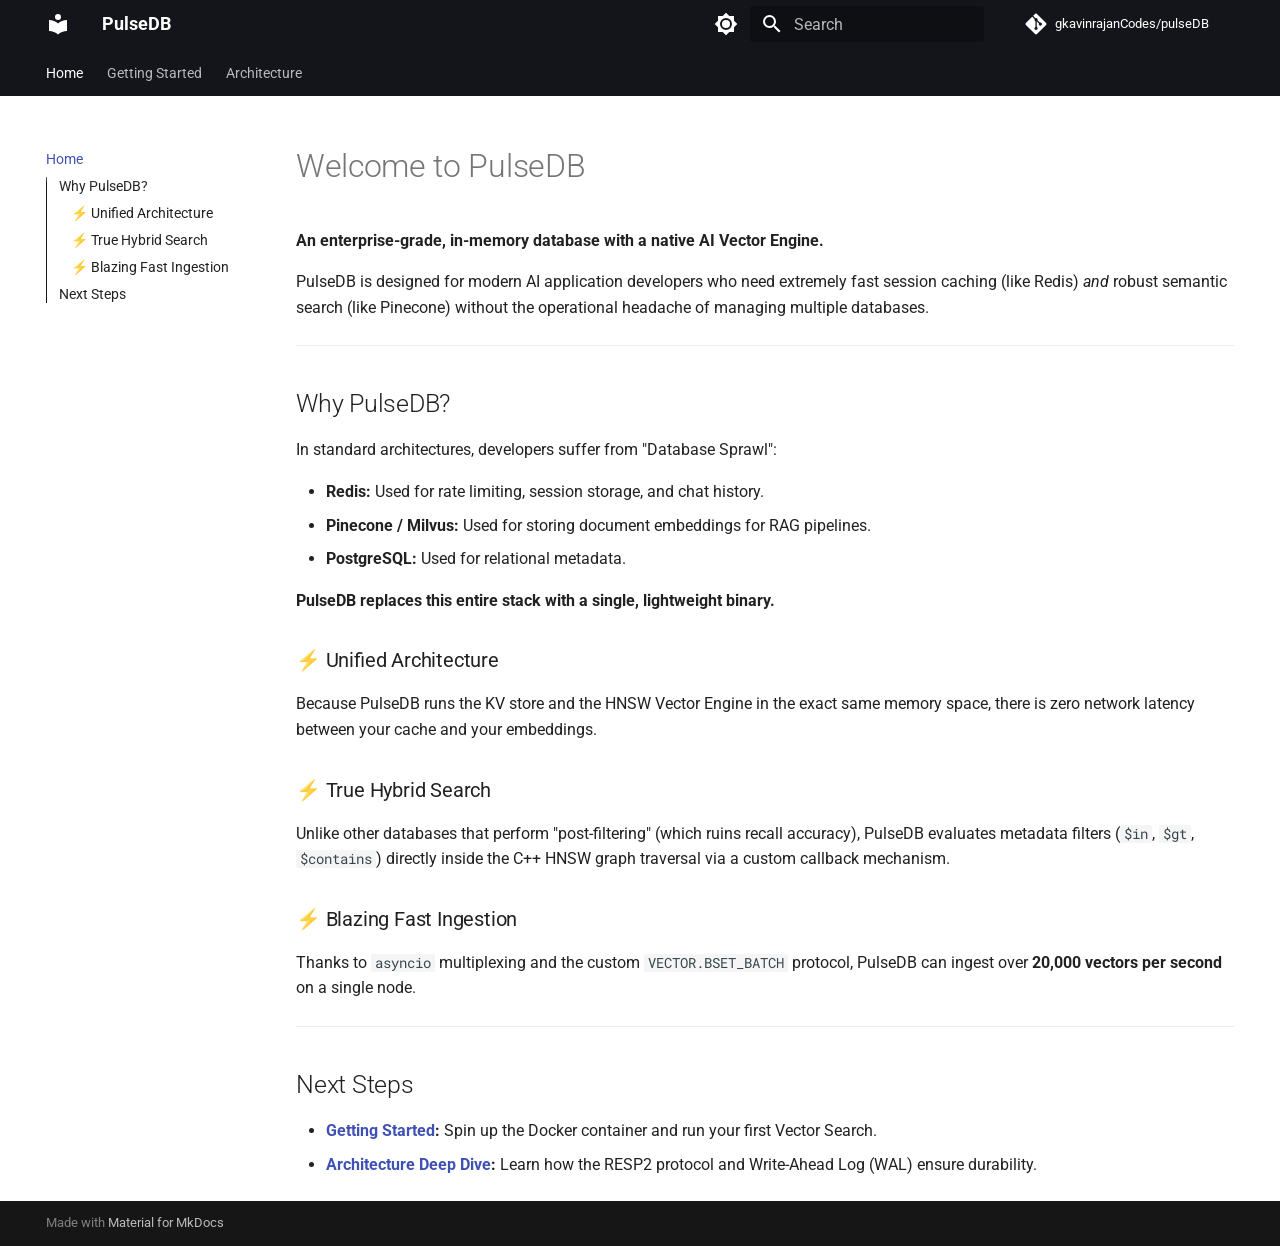
<file: index.html>
<!doctype html>
<html lang="en" class="no-js">
  <head>
    
      <meta charset="utf-8">
      <meta name="viewport" content="width=device-width,initial-scale=1">
      
        <meta name="description" content="An enterprise-grade, in-memory database with a native AI Vector Engine.">
      
      
      
        <link rel="canonical" href="https://gkavinrajancodes.github.io/pulseDB/">
      
      
      
        <link rel="next" href="getting_started/">
      
      
        
      
      
      <link rel="icon" href="assets/images/favicon.png">
      <meta name="generator" content="mkdocs-1.6.1, mkdocs-material-9.7.6">
    
    
      
        <title>PulseDB</title>
      
    
    
      <link rel="stylesheet" href="assets/stylesheets/main.484c7ddc.min.css">
      
        
        <link rel="stylesheet" href="assets/stylesheets/palette.ab4e12ef.min.css">
      
      


    
    
      
    
    
      
        
        
        <link rel="preconnect" href="https://fonts.gstatic.com" crossorigin>
        <link rel="stylesheet" href="https://fonts.googleapis.com/css?family=Roboto:300,300i,400,400i,700,700i%7CRoboto+Mono:400,400i,700,700i&display=fallback">
        <style>:root{--md-text-font:"Roboto";--md-code-font:"Roboto Mono"}</style>
      
    
    
      <link rel="stylesheet" href="assets/_mkdocstrings.css">
    
    <script>__md_scope=new URL(".",location),__md_hash=e=>[...e].reduce(((e,_)=>(e<<5)-e+_.charCodeAt(0)),0),__md_get=(e,_=localStorage,t=__md_scope)=>JSON.parse(_.getItem(t.pathname+"."+e)),__md_set=(e,_,t=localStorage,a=__md_scope)=>{try{t.setItem(a.pathname+"."+e,JSON.stringify(_))}catch(e){}}</script>
    
      

    
    
  </head>
  
  
    
    
      
    
    
    
    
    <body dir="ltr" data-md-color-scheme="default" data-md-color-primary="black" data-md-color-accent="deep-purple">
  
    
    <input class="md-toggle" data-md-toggle="drawer" type="checkbox" id="__drawer" autocomplete="off">
    <input class="md-toggle" data-md-toggle="search" type="checkbox" id="__search" autocomplete="off">
    <label class="md-overlay" for="__drawer"></label>
    <div data-md-component="skip">
      
        
        <a href="#welcome-to-pulsedb" class="md-skip">
          Skip to content
        </a>
      
    </div>
    <div data-md-component="announce">
      
    </div>
    
    
      

<header class="md-header" data-md-component="header">
  <nav class="md-header__inner md-grid" aria-label="Header">
    <a href="." title="PulseDB" class="md-header__button md-logo" aria-label="PulseDB" data-md-component="logo">
      
  
  <svg xmlns="http://www.w3.org/2000/svg" viewBox="0 0 24 24"><path d="M12 8a3 3 0 0 0 3-3 3 3 0 0 0-3-3 3 3 0 0 0-3 3 3 3 0 0 0 3 3m0 3.54C9.64 9.35 6.5 8 3 8v11c3.5 0 6.64 1.35 9 3.54 2.36-2.19 5.5-3.54 9-3.54V8c-3.5 0-6.64 1.35-9 3.54"/></svg>

    </a>
    <label class="md-header__button md-icon" for="__drawer">
      
      <svg xmlns="http://www.w3.org/2000/svg" viewBox="0 0 24 24"><path d="M3 6h18v2H3zm0 5h18v2H3zm0 5h18v2H3z"/></svg>
    </label>
    <div class="md-header__title" data-md-component="header-title">
      <div class="md-header__ellipsis">
        <div class="md-header__topic">
          <span class="md-ellipsis">
            PulseDB
          </span>
        </div>
        <div class="md-header__topic" data-md-component="header-topic">
          <span class="md-ellipsis">
            
              Home
            
          </span>
        </div>
      </div>
    </div>
    
      
        <form class="md-header__option" data-md-component="palette">
  
    
    
    
    <input class="md-option" data-md-color-media="(prefers-color-scheme: light)" data-md-color-scheme="default" data-md-color-primary="black" data-md-color-accent="deep-purple"  aria-label="Switch to dark mode"  type="radio" name="__palette" id="__palette_0">
    
      <label class="md-header__button md-icon" title="Switch to dark mode" for="__palette_1" hidden>
        <svg xmlns="http://www.w3.org/2000/svg" viewBox="0 0 24 24"><path d="M12 8a4 4 0 0 0-4 4 4 4 0 0 0 4 4 4 4 0 0 0 4-4 4 4 0 0 0-4-4m0 10a6 6 0 0 1-6-6 6 6 0 0 1 6-6 6 6 0 0 1 6 6 6 6 0 0 1-6 6m8-9.31V4h-4.69L12 .69 8.69 4H4v4.69L.69 12 4 15.31V20h4.69L12 23.31 15.31 20H20v-4.69L23.31 12z"/></svg>
      </label>
    
  
    
    
    
    <input class="md-option" data-md-color-media="(prefers-color-scheme: dark)" data-md-color-scheme="slate" data-md-color-primary="black" data-md-color-accent="deep-purple"  aria-label="Switch to light mode"  type="radio" name="__palette" id="__palette_1">
    
      <label class="md-header__button md-icon" title="Switch to light mode" for="__palette_0" hidden>
        <svg xmlns="http://www.w3.org/2000/svg" viewBox="0 0 24 24"><path d="M12 18c-.89 0-1.74-.2-2.5-.55C11.56 16.5 13 14.42 13 12s-1.44-4.5-3.5-5.45C10.26 6.2 11.11 6 12 6a6 6 0 0 1 6 6 6 6 0 0 1-6 6m8-9.31V4h-4.69L12 .69 8.69 4H4v4.69L.69 12 4 15.31V20h4.69L12 23.31 15.31 20H20v-4.69L23.31 12z"/></svg>
      </label>
    
  
</form>
      
    
    
      <script>var palette=__md_get("__palette");if(palette&&palette.color){if("(prefers-color-scheme)"===palette.color.media){var media=matchMedia("(prefers-color-scheme: light)"),input=document.querySelector(media.matches?"[data-md-color-media='(prefers-color-scheme: light)']":"[data-md-color-media='(prefers-color-scheme: dark)']");palette.color.media=input.getAttribute("data-md-color-media"),palette.color.scheme=input.getAttribute("data-md-color-scheme"),palette.color.primary=input.getAttribute("data-md-color-primary"),palette.color.accent=input.getAttribute("data-md-color-accent")}for(var[key,value]of Object.entries(palette.color))document.body.setAttribute("data-md-color-"+key,value)}</script>
    
    
    
      
      
        <label class="md-header__button md-icon" for="__search">
          
          <svg xmlns="http://www.w3.org/2000/svg" viewBox="0 0 24 24"><path d="M9.5 3A6.5 6.5 0 0 1 16 9.5c0 1.61-.59 3.09-1.56 4.23l.27.27h.79l5 5-1.5 1.5-5-5v-.79l-.27-.27A6.52 6.52 0 0 1 9.5 16 6.5 6.5 0 0 1 3 9.5 6.5 6.5 0 0 1 9.5 3m0 2C7 5 5 7 5 9.5S7 14 9.5 14 14 12 14 9.5 12 5 9.5 5"/></svg>
        </label>
        <div class="md-search" data-md-component="search" role="dialog">
  <label class="md-search__overlay" for="__search"></label>
  <div class="md-search__inner" role="search">
    <form class="md-search__form" name="search">
      <input type="text" class="md-search__input" name="query" aria-label="Search" placeholder="Search" autocapitalize="off" autocorrect="off" autocomplete="off" spellcheck="false" data-md-component="search-query" required>
      <label class="md-search__icon md-icon" for="__search">
        
        <svg xmlns="http://www.w3.org/2000/svg" viewBox="0 0 24 24"><path d="M9.5 3A6.5 6.5 0 0 1 16 9.5c0 1.61-.59 3.09-1.56 4.23l.27.27h.79l5 5-1.5 1.5-5-5v-.79l-.27-.27A6.52 6.52 0 0 1 9.5 16 6.5 6.5 0 0 1 3 9.5 6.5 6.5 0 0 1 9.5 3m0 2C7 5 5 7 5 9.5S7 14 9.5 14 14 12 14 9.5 12 5 9.5 5"/></svg>
        
        <svg xmlns="http://www.w3.org/2000/svg" viewBox="0 0 24 24"><path d="M20 11v2H8l5.5 5.5-1.42 1.42L4.16 12l7.92-7.92L13.5 5.5 8 11z"/></svg>
      </label>
      <nav class="md-search__options" aria-label="Search">
        
        <button type="reset" class="md-search__icon md-icon" title="Clear" aria-label="Clear" tabindex="-1">
          
          <svg xmlns="http://www.w3.org/2000/svg" viewBox="0 0 24 24"><path d="M19 6.41 17.59 5 12 10.59 6.41 5 5 6.41 10.59 12 5 17.59 6.41 19 12 13.41 17.59 19 19 17.59 13.41 12z"/></svg>
        </button>
      </nav>
      
        <div class="md-search__suggest" data-md-component="search-suggest"></div>
      
    </form>
    <div class="md-search__output">
      <div class="md-search__scrollwrap" tabindex="0" data-md-scrollfix>
        <div class="md-search-result" data-md-component="search-result">
          <div class="md-search-result__meta">
            Initializing search
          </div>
          <ol class="md-search-result__list" role="presentation"></ol>
        </div>
      </div>
    </div>
  </div>
</div>
      
    
    
      <div class="md-header__source">
        <a href="https://github.com/gkavinrajanCodes/pulseDB" title="Go to repository" class="md-source" data-md-component="source">
  <div class="md-source__icon md-icon">
    
    <svg xmlns="http://www.w3.org/2000/svg" viewBox="0 0 448 512"><!--! Font Awesome Free 7.1.0 by @fontawesome - https://fontawesome.com License - https://fontawesome.com/license/free (Icons: CC BY 4.0, Fonts: SIL OFL 1.1, Code: MIT License) Copyright 2025 Fonticons, Inc.--><path d="M439.6 236.1 244 40.5c-5.4-5.5-12.8-8.5-20.4-8.5s-15 3-20.4 8.4L162.5 81l51.5 51.5c27.1-9.1 52.7 16.8 43.4 43.7l49.7 49.7c34.2-11.8 61.2 31 35.5 56.7-26.5 26.5-70.2-2.9-56-37.3L240.3 199v121.9c25.3 12.5 22.3 41.8 9.1 55-6.4 6.4-15.2 10.1-24.3 10.1s-17.8-3.6-24.3-10.1c-17.6-17.6-11.1-46.9 11.2-56v-123c-20.8-8.5-24.6-30.7-18.6-45L142.6 101 8.5 235.1C3 240.6 0 247.9 0 255.5s3 15 8.5 20.4l195.6 195.7c5.4 5.4 12.7 8.4 20.4 8.4s15-3 20.4-8.4l194.7-194.7c5.4-5.4 8.4-12.8 8.4-20.4s-3-15-8.4-20.4"/></svg>
  </div>
  <div class="md-source__repository">
    gkavinrajanCodes/pulseDB
  </div>
</a>
      </div>
    
  </nav>
  
</header>
    
    <div class="md-container" data-md-component="container">
      
      
        
          
            
<nav class="md-tabs" aria-label="Tabs" data-md-component="tabs">
  <div class="md-grid">
    <ul class="md-tabs__list">
      
        
  
  
  
    
  
  
    <li class="md-tabs__item md-tabs__item--active">
      <a href="." class="md-tabs__link">
        
  
  
    
  
  Home

      </a>
    </li>
  

      
        
  
  
  
  
    <li class="md-tabs__item">
      <a href="getting_started/" class="md-tabs__link">
        
  
  
    
  
  Getting Started

      </a>
    </li>
  

      
        
  
  
  
  
    <li class="md-tabs__item">
      <a href="architecture/" class="md-tabs__link">
        
  
  
    
  
  Architecture

      </a>
    </li>
  

      
    </ul>
  </div>
</nav>
          
        
      
      <main class="md-main" data-md-component="main">
        <div class="md-main__inner md-grid">
          
            
              
              <div class="md-sidebar md-sidebar--primary" data-md-component="sidebar" data-md-type="navigation" >
                <div class="md-sidebar__scrollwrap">
                  <div class="md-sidebar__inner">
                    


  


  

<nav class="md-nav md-nav--primary md-nav--lifted md-nav--integrated" aria-label="Navigation" data-md-level="0">
  <label class="md-nav__title" for="__drawer">
    <a href="." title="PulseDB" class="md-nav__button md-logo" aria-label="PulseDB" data-md-component="logo">
      
  
  <svg xmlns="http://www.w3.org/2000/svg" viewBox="0 0 24 24"><path d="M12 8a3 3 0 0 0 3-3 3 3 0 0 0-3-3 3 3 0 0 0-3 3 3 3 0 0 0 3 3m0 3.54C9.64 9.35 6.5 8 3 8v11c3.5 0 6.64 1.35 9 3.54 2.36-2.19 5.5-3.54 9-3.54V8c-3.5 0-6.64 1.35-9 3.54"/></svg>

    </a>
    PulseDB
  </label>
  
    <div class="md-nav__source">
      <a href="https://github.com/gkavinrajanCodes/pulseDB" title="Go to repository" class="md-source" data-md-component="source">
  <div class="md-source__icon md-icon">
    
    <svg xmlns="http://www.w3.org/2000/svg" viewBox="0 0 448 512"><!--! Font Awesome Free 7.1.0 by @fontawesome - https://fontawesome.com License - https://fontawesome.com/license/free (Icons: CC BY 4.0, Fonts: SIL OFL 1.1, Code: MIT License) Copyright 2025 Fonticons, Inc.--><path d="M439.6 236.1 244 40.5c-5.4-5.5-12.8-8.5-20.4-8.5s-15 3-20.4 8.4L162.5 81l51.5 51.5c27.1-9.1 52.7 16.8 43.4 43.7l49.7 49.7c34.2-11.8 61.2 31 35.5 56.7-26.5 26.5-70.2-2.9-56-37.3L240.3 199v121.9c25.3 12.5 22.3 41.8 9.1 55-6.4 6.4-15.2 10.1-24.3 10.1s-17.8-3.6-24.3-10.1c-17.6-17.6-11.1-46.9 11.2-56v-123c-20.8-8.5-24.6-30.7-18.6-45L142.6 101 8.5 235.1C3 240.6 0 247.9 0 255.5s3 15 8.5 20.4l195.6 195.7c5.4 5.4 12.7 8.4 20.4 8.4s15-3 20.4-8.4l194.7-194.7c5.4-5.4 8.4-12.8 8.4-20.4s-3-15-8.4-20.4"/></svg>
  </div>
  <div class="md-source__repository">
    gkavinrajanCodes/pulseDB
  </div>
</a>
    </div>
  
  <ul class="md-nav__list" data-md-scrollfix>
    
      
      
  
  
    
  
  
  
    <li class="md-nav__item md-nav__item--active">
      
      <input class="md-nav__toggle md-toggle" type="checkbox" id="__toc">
      
      
        
      
      
        <label class="md-nav__link md-nav__link--active" for="__toc">
          
  
  
  <span class="md-ellipsis">
    
  
    Home
  

    
  </span>
  
  

          <span class="md-nav__icon md-icon"></span>
        </label>
      
      <a href="." class="md-nav__link md-nav__link--active">
        
  
  
  <span class="md-ellipsis">
    
  
    Home
  

    
  </span>
  
  

      </a>
      
        

<nav class="md-nav md-nav--secondary" aria-label="Table of contents">
  
  
  
    
  
  
    <label class="md-nav__title" for="__toc">
      <span class="md-nav__icon md-icon"></span>
      Table of contents
    </label>
    <ul class="md-nav__list" data-md-component="toc" data-md-scrollfix>
      
        <li class="md-nav__item">
  <a href="#why-pulsedb" class="md-nav__link">
    <span class="md-ellipsis">
      
        Why PulseDB?
      
    </span>
  </a>
  
    <nav class="md-nav" aria-label="Why PulseDB?">
      <ul class="md-nav__list">
        
          <li class="md-nav__item">
  <a href="#unified-architecture" class="md-nav__link">
    <span class="md-ellipsis">
      
        ⚡ Unified Architecture
      
    </span>
  </a>
  
</li>
        
          <li class="md-nav__item">
  <a href="#true-hybrid-search" class="md-nav__link">
    <span class="md-ellipsis">
      
        ⚡ True Hybrid Search
      
    </span>
  </a>
  
</li>
        
          <li class="md-nav__item">
  <a href="#blazing-fast-ingestion" class="md-nav__link">
    <span class="md-ellipsis">
      
        ⚡ Blazing Fast Ingestion
      
    </span>
  </a>
  
</li>
        
      </ul>
    </nav>
  
</li>
      
        <li class="md-nav__item">
  <a href="#next-steps" class="md-nav__link">
    <span class="md-ellipsis">
      
        Next Steps
      
    </span>
  </a>
  
</li>
      
    </ul>
  
</nav>
      
    </li>
  

    
      
      
  
  
  
  
    <li class="md-nav__item">
      <a href="getting_started/" class="md-nav__link">
        
  
  
  <span class="md-ellipsis">
    
  
    Getting Started
  

    
  </span>
  
  

      </a>
    </li>
  

    
      
      
  
  
  
  
    <li class="md-nav__item">
      <a href="architecture/" class="md-nav__link">
        
  
  
  <span class="md-ellipsis">
    
  
    Architecture
  

    
  </span>
  
  

      </a>
    </li>
  

    
  </ul>
</nav>
                  </div>
                </div>
              </div>
            
            
          
          
            <div class="md-content" data-md-component="content">
              
              <article class="md-content__inner md-typeset">
                
                  


  
  


<h1 id="welcome-to-pulsedb">Welcome to PulseDB</h1>
<p><strong>An enterprise-grade, in-memory database with a native AI Vector Engine.</strong></p>
<p>PulseDB is designed for modern AI application developers who need extremely fast session caching (like Redis) <em>and</em> robust semantic search (like Pinecone) without the operational headache of managing multiple databases.</p>
<hr />
<h2 id="why-pulsedb">Why PulseDB?</h2>
<p>In standard architectures, developers suffer from "Database Sprawl":</p>
<ul>
<li><strong>Redis:</strong> Used for rate limiting, session storage, and chat history.</li>
<li><strong>Pinecone / Milvus:</strong> Used for storing document embeddings for RAG pipelines.</li>
<li><strong>PostgreSQL:</strong> Used for relational metadata.</li>
</ul>
<p><strong>PulseDB replaces this entire stack with a single, lightweight binary.</strong></p>
<h3 id="unified-architecture">⚡ Unified Architecture</h3>
<p>Because PulseDB runs the KV store and the HNSW Vector Engine in the exact same memory space, there is zero network latency between your cache and your embeddings.</p>
<h3 id="true-hybrid-search">⚡ True Hybrid Search</h3>
<p>Unlike other databases that perform "post-filtering" (which ruins recall accuracy), PulseDB evaluates metadata filters (<code>$in</code>, <code>$gt</code>, <code>$contains</code>) directly inside the C++ HNSW graph traversal via a custom callback mechanism.</p>
<h3 id="blazing-fast-ingestion">⚡ Blazing Fast Ingestion</h3>
<p>Thanks to <code>asyncio</code> multiplexing and the custom <code>VECTOR.BSET_BATCH</code> protocol, PulseDB can ingest over <strong>20,000 vectors per second</strong> on a single node.</p>
<hr />
<h2 id="next-steps">Next Steps</h2>
<ul>
<li><strong><a href="getting_started/">Getting Started</a>:</strong> Spin up the Docker container and run your first Vector Search.</li>
<li><strong><a href="architecture/">Architecture Deep Dive</a>:</strong> Learn how the RESP2 protocol and Write-Ahead Log (WAL) ensure durability.</li>
</ul>












                
              </article>
            </div>
          
          
<script>var target=document.getElementById(location.hash.slice(1));target&&target.name&&(target.checked=target.name.startsWith("__tabbed_"))</script>
        </div>
        
          <button type="button" class="md-top md-icon" data-md-component="top" hidden>
  
  <svg xmlns="http://www.w3.org/2000/svg" viewBox="0 0 24 24"><path d="M13 20h-2V8l-5.5 5.5-1.42-1.42L12 4.16l7.92 7.92-1.42 1.42L13 8z"/></svg>
  Back to top
</button>
        
      </main>
      
        <footer class="md-footer">
  
  <div class="md-footer-meta md-typeset">
    <div class="md-footer-meta__inner md-grid">
      <div class="md-copyright">
  
  
    Made with
    <a href="https://squidfunk.github.io/mkdocs-material/" target="_blank" rel="noopener">
      Material for MkDocs
    </a>
  
</div>
      
    </div>
  </div>
</footer>
      
    </div>
    <div class="md-dialog" data-md-component="dialog">
      <div class="md-dialog__inner md-typeset"></div>
    </div>
    
    
    
      
      
      <script id="__config" type="application/json">{"annotate": null, "base": ".", "features": ["navigation.tabs", "navigation.sections", "toc.integrate", "navigation.top", "search.suggest", "search.highlight", "content.code.copy"], "search": "assets/javascripts/workers/search.2c215733.min.js", "tags": null, "translations": {"clipboard.copied": "Copied to clipboard", "clipboard.copy": "Copy to clipboard", "search.result.more.one": "1 more on this page", "search.result.more.other": "# more on this page", "search.result.none": "No matching documents", "search.result.one": "1 matching document", "search.result.other": "# matching documents", "search.result.placeholder": "Type to start searching", "search.result.term.missing": "Missing", "select.version": "Select version"}, "version": null}</script>
    
    
      <script src="assets/javascripts/bundle.79ae519e.min.js"></script>
      
    
  </body>
</html>
</file>
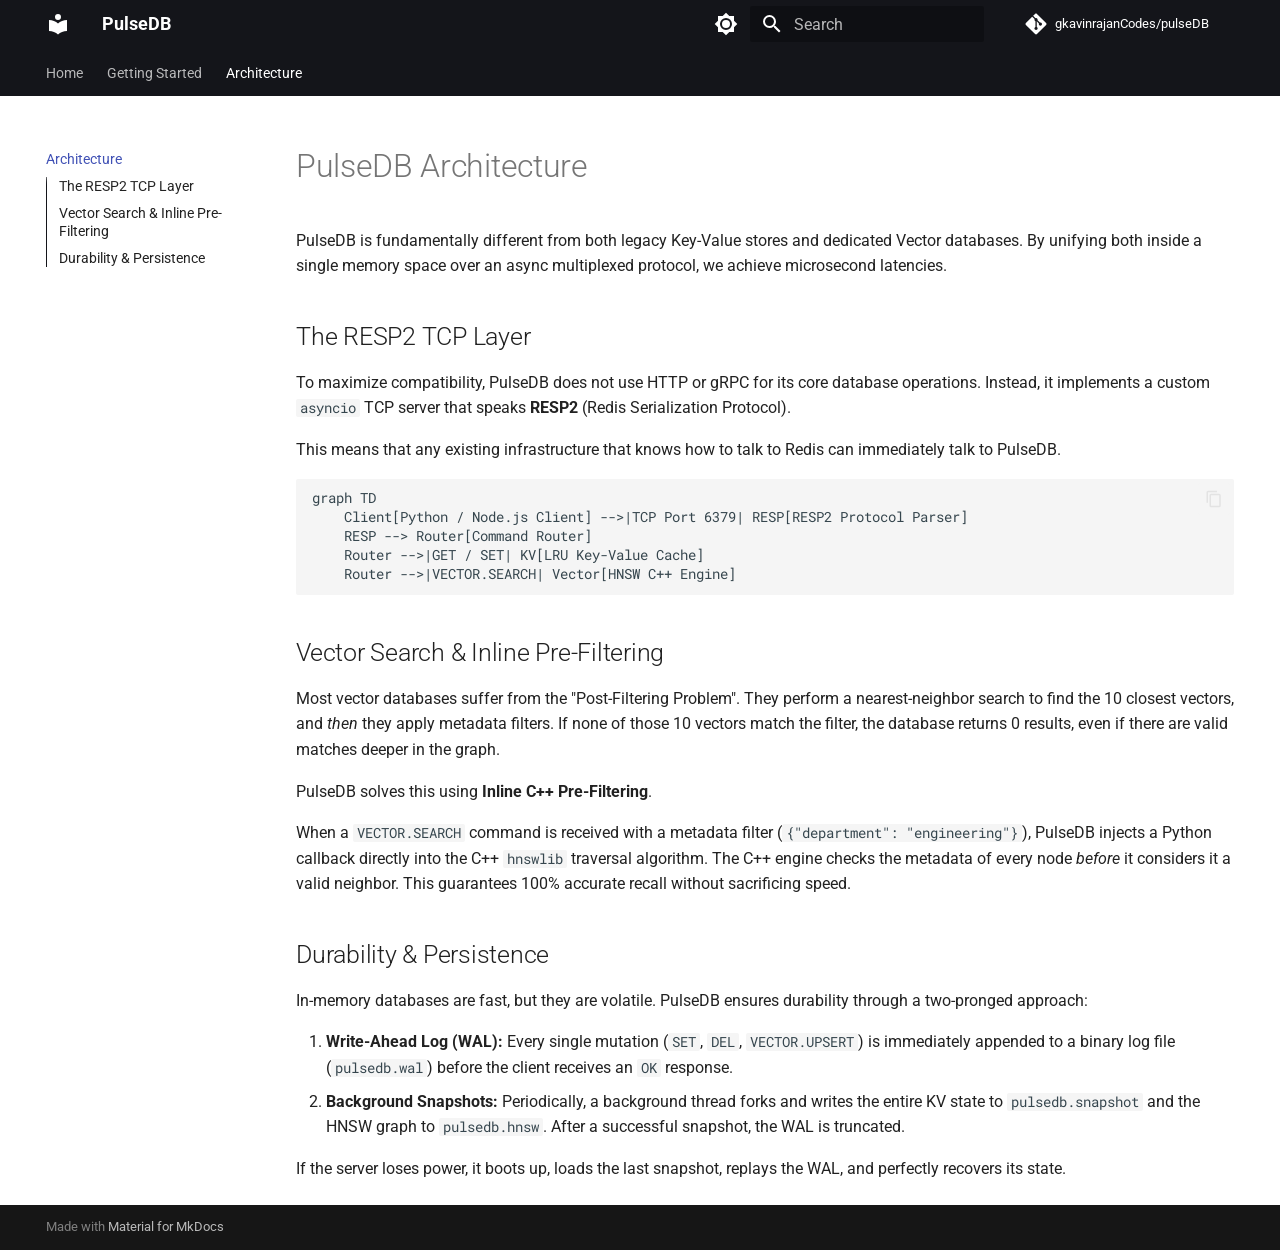
<file: architecture/index.html>
<!doctype html>
<html lang="en" class="no-js">
  <head>
    
      <meta charset="utf-8">
      <meta name="viewport" content="width=device-width,initial-scale=1">
      
        <meta name="description" content="An enterprise-grade, in-memory database with a native AI Vector Engine.">
      
      
      
        <link rel="canonical" href="https://gkavinrajancodes.github.io/pulseDB/architecture/">
      
      
        <link rel="prev" href="../getting_started/">
      
      
      
        
      
      
      <link rel="icon" href="../assets/images/favicon.png">
      <meta name="generator" content="mkdocs-1.6.1, mkdocs-material-9.7.6">
    
    
      
        <title>Architecture - PulseDB</title>
      
    
    
      <link rel="stylesheet" href="../assets/stylesheets/main.484c7ddc.min.css">
      
        
        <link rel="stylesheet" href="../assets/stylesheets/palette.ab4e12ef.min.css">
      
      


    
    
      
    
    
      
        
        
        <link rel="preconnect" href="https://fonts.gstatic.com" crossorigin>
        <link rel="stylesheet" href="https://fonts.googleapis.com/css?family=Roboto:300,300i,400,400i,700,700i%7CRoboto+Mono:400,400i,700,700i&display=fallback">
        <style>:root{--md-text-font:"Roboto";--md-code-font:"Roboto Mono"}</style>
      
    
    
      <link rel="stylesheet" href="../assets/_mkdocstrings.css">
    
    <script>__md_scope=new URL("..",location),__md_hash=e=>[...e].reduce(((e,_)=>(e<<5)-e+_.charCodeAt(0)),0),__md_get=(e,_=localStorage,t=__md_scope)=>JSON.parse(_.getItem(t.pathname+"."+e)),__md_set=(e,_,t=localStorage,a=__md_scope)=>{try{t.setItem(a.pathname+"."+e,JSON.stringify(_))}catch(e){}}</script>
    
      

    
    
  </head>
  
  
    
    
      
    
    
    
    
    <body dir="ltr" data-md-color-scheme="default" data-md-color-primary="black" data-md-color-accent="deep-purple">
  
    
    <input class="md-toggle" data-md-toggle="drawer" type="checkbox" id="__drawer" autocomplete="off">
    <input class="md-toggle" data-md-toggle="search" type="checkbox" id="__search" autocomplete="off">
    <label class="md-overlay" for="__drawer"></label>
    <div data-md-component="skip">
      
        
        <a href="#pulsedb-architecture" class="md-skip">
          Skip to content
        </a>
      
    </div>
    <div data-md-component="announce">
      
    </div>
    
    
      

<header class="md-header" data-md-component="header">
  <nav class="md-header__inner md-grid" aria-label="Header">
    <a href=".." title="PulseDB" class="md-header__button md-logo" aria-label="PulseDB" data-md-component="logo">
      
  
  <svg xmlns="http://www.w3.org/2000/svg" viewBox="0 0 24 24"><path d="M12 8a3 3 0 0 0 3-3 3 3 0 0 0-3-3 3 3 0 0 0-3 3 3 3 0 0 0 3 3m0 3.54C9.64 9.35 6.5 8 3 8v11c3.5 0 6.64 1.35 9 3.54 2.36-2.19 5.5-3.54 9-3.54V8c-3.5 0-6.64 1.35-9 3.54"/></svg>

    </a>
    <label class="md-header__button md-icon" for="__drawer">
      
      <svg xmlns="http://www.w3.org/2000/svg" viewBox="0 0 24 24"><path d="M3 6h18v2H3zm0 5h18v2H3zm0 5h18v2H3z"/></svg>
    </label>
    <div class="md-header__title" data-md-component="header-title">
      <div class="md-header__ellipsis">
        <div class="md-header__topic">
          <span class="md-ellipsis">
            PulseDB
          </span>
        </div>
        <div class="md-header__topic" data-md-component="header-topic">
          <span class="md-ellipsis">
            
              Architecture
            
          </span>
        </div>
      </div>
    </div>
    
      
        <form class="md-header__option" data-md-component="palette">
  
    
    
    
    <input class="md-option" data-md-color-media="(prefers-color-scheme: light)" data-md-color-scheme="default" data-md-color-primary="black" data-md-color-accent="deep-purple"  aria-label="Switch to dark mode"  type="radio" name="__palette" id="__palette_0">
    
      <label class="md-header__button md-icon" title="Switch to dark mode" for="__palette_1" hidden>
        <svg xmlns="http://www.w3.org/2000/svg" viewBox="0 0 24 24"><path d="M12 8a4 4 0 0 0-4 4 4 4 0 0 0 4 4 4 4 0 0 0 4-4 4 4 0 0 0-4-4m0 10a6 6 0 0 1-6-6 6 6 0 0 1 6-6 6 6 0 0 1 6 6 6 6 0 0 1-6 6m8-9.31V4h-4.69L12 .69 8.69 4H4v4.69L.69 12 4 15.31V20h4.69L12 23.31 15.31 20H20v-4.69L23.31 12z"/></svg>
      </label>
    
  
    
    
    
    <input class="md-option" data-md-color-media="(prefers-color-scheme: dark)" data-md-color-scheme="slate" data-md-color-primary="black" data-md-color-accent="deep-purple"  aria-label="Switch to light mode"  type="radio" name="__palette" id="__palette_1">
    
      <label class="md-header__button md-icon" title="Switch to light mode" for="__palette_0" hidden>
        <svg xmlns="http://www.w3.org/2000/svg" viewBox="0 0 24 24"><path d="M12 18c-.89 0-1.74-.2-2.5-.55C11.56 16.5 13 14.42 13 12s-1.44-4.5-3.5-5.45C10.26 6.2 11.11 6 12 6a6 6 0 0 1 6 6 6 6 0 0 1-6 6m8-9.31V4h-4.69L12 .69 8.69 4H4v4.69L.69 12 4 15.31V20h4.69L12 23.31 15.31 20H20v-4.69L23.31 12z"/></svg>
      </label>
    
  
</form>
      
    
    
      <script>var palette=__md_get("__palette");if(palette&&palette.color){if("(prefers-color-scheme)"===palette.color.media){var media=matchMedia("(prefers-color-scheme: light)"),input=document.querySelector(media.matches?"[data-md-color-media='(prefers-color-scheme: light)']":"[data-md-color-media='(prefers-color-scheme: dark)']");palette.color.media=input.getAttribute("data-md-color-media"),palette.color.scheme=input.getAttribute("data-md-color-scheme"),palette.color.primary=input.getAttribute("data-md-color-primary"),palette.color.accent=input.getAttribute("data-md-color-accent")}for(var[key,value]of Object.entries(palette.color))document.body.setAttribute("data-md-color-"+key,value)}</script>
    
    
    
      
      
        <label class="md-header__button md-icon" for="__search">
          
          <svg xmlns="http://www.w3.org/2000/svg" viewBox="0 0 24 24"><path d="M9.5 3A6.5 6.5 0 0 1 16 9.5c0 1.61-.59 3.09-1.56 4.23l.27.27h.79l5 5-1.5 1.5-5-5v-.79l-.27-.27A6.52 6.52 0 0 1 9.5 16 6.5 6.5 0 0 1 3 9.5 6.5 6.5 0 0 1 9.5 3m0 2C7 5 5 7 5 9.5S7 14 9.5 14 14 12 14 9.5 12 5 9.5 5"/></svg>
        </label>
        <div class="md-search" data-md-component="search" role="dialog">
  <label class="md-search__overlay" for="__search"></label>
  <div class="md-search__inner" role="search">
    <form class="md-search__form" name="search">
      <input type="text" class="md-search__input" name="query" aria-label="Search" placeholder="Search" autocapitalize="off" autocorrect="off" autocomplete="off" spellcheck="false" data-md-component="search-query" required>
      <label class="md-search__icon md-icon" for="__search">
        
        <svg xmlns="http://www.w3.org/2000/svg" viewBox="0 0 24 24"><path d="M9.5 3A6.5 6.5 0 0 1 16 9.5c0 1.61-.59 3.09-1.56 4.23l.27.27h.79l5 5-1.5 1.5-5-5v-.79l-.27-.27A6.52 6.52 0 0 1 9.5 16 6.5 6.5 0 0 1 3 9.5 6.5 6.5 0 0 1 9.5 3m0 2C7 5 5 7 5 9.5S7 14 9.5 14 14 12 14 9.5 12 5 9.5 5"/></svg>
        
        <svg xmlns="http://www.w3.org/2000/svg" viewBox="0 0 24 24"><path d="M20 11v2H8l5.5 5.5-1.42 1.42L4.16 12l7.92-7.92L13.5 5.5 8 11z"/></svg>
      </label>
      <nav class="md-search__options" aria-label="Search">
        
        <button type="reset" class="md-search__icon md-icon" title="Clear" aria-label="Clear" tabindex="-1">
          
          <svg xmlns="http://www.w3.org/2000/svg" viewBox="0 0 24 24"><path d="M19 6.41 17.59 5 12 10.59 6.41 5 5 6.41 10.59 12 5 17.59 6.41 19 12 13.41 17.59 19 19 17.59 13.41 12z"/></svg>
        </button>
      </nav>
      
        <div class="md-search__suggest" data-md-component="search-suggest"></div>
      
    </form>
    <div class="md-search__output">
      <div class="md-search__scrollwrap" tabindex="0" data-md-scrollfix>
        <div class="md-search-result" data-md-component="search-result">
          <div class="md-search-result__meta">
            Initializing search
          </div>
          <ol class="md-search-result__list" role="presentation"></ol>
        </div>
      </div>
    </div>
  </div>
</div>
      
    
    
      <div class="md-header__source">
        <a href="https://github.com/gkavinrajanCodes/pulseDB" title="Go to repository" class="md-source" data-md-component="source">
  <div class="md-source__icon md-icon">
    
    <svg xmlns="http://www.w3.org/2000/svg" viewBox="0 0 448 512"><!--! Font Awesome Free 7.1.0 by @fontawesome - https://fontawesome.com License - https://fontawesome.com/license/free (Icons: CC BY 4.0, Fonts: SIL OFL 1.1, Code: MIT License) Copyright 2025 Fonticons, Inc.--><path d="M439.6 236.1 244 40.5c-5.4-5.5-12.8-8.5-20.4-8.5s-15 3-20.4 8.4L162.5 81l51.5 51.5c27.1-9.1 52.7 16.8 43.4 43.7l49.7 49.7c34.2-11.8 61.2 31 35.5 56.7-26.5 26.5-70.2-2.9-56-37.3L240.3 199v121.9c25.3 12.5 22.3 41.8 9.1 55-6.4 6.4-15.2 10.1-24.3 10.1s-17.8-3.6-24.3-10.1c-17.6-17.6-11.1-46.9 11.2-56v-123c-20.8-8.5-24.6-30.7-18.6-45L142.6 101 8.5 235.1C3 240.6 0 247.9 0 255.5s3 15 8.5 20.4l195.6 195.7c5.4 5.4 12.7 8.4 20.4 8.4s15-3 20.4-8.4l194.7-194.7c5.4-5.4 8.4-12.8 8.4-20.4s-3-15-8.4-20.4"/></svg>
  </div>
  <div class="md-source__repository">
    gkavinrajanCodes/pulseDB
  </div>
</a>
      </div>
    
  </nav>
  
</header>
    
    <div class="md-container" data-md-component="container">
      
      
        
          
            
<nav class="md-tabs" aria-label="Tabs" data-md-component="tabs">
  <div class="md-grid">
    <ul class="md-tabs__list">
      
        
  
  
  
  
    <li class="md-tabs__item">
      <a href=".." class="md-tabs__link">
        
  
  
    
  
  Home

      </a>
    </li>
  

      
        
  
  
  
  
    <li class="md-tabs__item">
      <a href="../getting_started/" class="md-tabs__link">
        
  
  
    
  
  Getting Started

      </a>
    </li>
  

      
        
  
  
  
    
  
  
    <li class="md-tabs__item md-tabs__item--active">
      <a href="./" class="md-tabs__link">
        
  
  
    
  
  Architecture

      </a>
    </li>
  

      
    </ul>
  </div>
</nav>
          
        
      
      <main class="md-main" data-md-component="main">
        <div class="md-main__inner md-grid">
          
            
              
              <div class="md-sidebar md-sidebar--primary" data-md-component="sidebar" data-md-type="navigation" >
                <div class="md-sidebar__scrollwrap">
                  <div class="md-sidebar__inner">
                    


  


  

<nav class="md-nav md-nav--primary md-nav--lifted md-nav--integrated" aria-label="Navigation" data-md-level="0">
  <label class="md-nav__title" for="__drawer">
    <a href=".." title="PulseDB" class="md-nav__button md-logo" aria-label="PulseDB" data-md-component="logo">
      
  
  <svg xmlns="http://www.w3.org/2000/svg" viewBox="0 0 24 24"><path d="M12 8a3 3 0 0 0 3-3 3 3 0 0 0-3-3 3 3 0 0 0-3 3 3 3 0 0 0 3 3m0 3.54C9.64 9.35 6.5 8 3 8v11c3.5 0 6.64 1.35 9 3.54 2.36-2.19 5.5-3.54 9-3.54V8c-3.5 0-6.64 1.35-9 3.54"/></svg>

    </a>
    PulseDB
  </label>
  
    <div class="md-nav__source">
      <a href="https://github.com/gkavinrajanCodes/pulseDB" title="Go to repository" class="md-source" data-md-component="source">
  <div class="md-source__icon md-icon">
    
    <svg xmlns="http://www.w3.org/2000/svg" viewBox="0 0 448 512"><!--! Font Awesome Free 7.1.0 by @fontawesome - https://fontawesome.com License - https://fontawesome.com/license/free (Icons: CC BY 4.0, Fonts: SIL OFL 1.1, Code: MIT License) Copyright 2025 Fonticons, Inc.--><path d="M439.6 236.1 244 40.5c-5.4-5.5-12.8-8.5-20.4-8.5s-15 3-20.4 8.4L162.5 81l51.5 51.5c27.1-9.1 52.7 16.8 43.4 43.7l49.7 49.7c34.2-11.8 61.2 31 35.5 56.7-26.5 26.5-70.2-2.9-56-37.3L240.3 199v121.9c25.3 12.5 22.3 41.8 9.1 55-6.4 6.4-15.2 10.1-24.3 10.1s-17.8-3.6-24.3-10.1c-17.6-17.6-11.1-46.9 11.2-56v-123c-20.8-8.5-24.6-30.7-18.6-45L142.6 101 8.5 235.1C3 240.6 0 247.9 0 255.5s3 15 8.5 20.4l195.6 195.7c5.4 5.4 12.7 8.4 20.4 8.4s15-3 20.4-8.4l194.7-194.7c5.4-5.4 8.4-12.8 8.4-20.4s-3-15-8.4-20.4"/></svg>
  </div>
  <div class="md-source__repository">
    gkavinrajanCodes/pulseDB
  </div>
</a>
    </div>
  
  <ul class="md-nav__list" data-md-scrollfix>
    
      
      
  
  
  
  
    <li class="md-nav__item">
      <a href=".." class="md-nav__link">
        
  
  
  <span class="md-ellipsis">
    
  
    Home
  

    
  </span>
  
  

      </a>
    </li>
  

    
      
      
  
  
  
  
    <li class="md-nav__item">
      <a href="../getting_started/" class="md-nav__link">
        
  
  
  <span class="md-ellipsis">
    
  
    Getting Started
  

    
  </span>
  
  

      </a>
    </li>
  

    
      
      
  
  
    
  
  
  
    <li class="md-nav__item md-nav__item--active">
      
      <input class="md-nav__toggle md-toggle" type="checkbox" id="__toc">
      
      
        
      
      
        <label class="md-nav__link md-nav__link--active" for="__toc">
          
  
  
  <span class="md-ellipsis">
    
  
    Architecture
  

    
  </span>
  
  

          <span class="md-nav__icon md-icon"></span>
        </label>
      
      <a href="./" class="md-nav__link md-nav__link--active">
        
  
  
  <span class="md-ellipsis">
    
  
    Architecture
  

    
  </span>
  
  

      </a>
      
        

<nav class="md-nav md-nav--secondary" aria-label="Table of contents">
  
  
  
    
  
  
    <label class="md-nav__title" for="__toc">
      <span class="md-nav__icon md-icon"></span>
      Table of contents
    </label>
    <ul class="md-nav__list" data-md-component="toc" data-md-scrollfix>
      
        <li class="md-nav__item">
  <a href="#the-resp2-tcp-layer" class="md-nav__link">
    <span class="md-ellipsis">
      
        The RESP2 TCP Layer
      
    </span>
  </a>
  
</li>
      
        <li class="md-nav__item">
  <a href="#vector-search-inline-pre-filtering" class="md-nav__link">
    <span class="md-ellipsis">
      
        Vector Search &amp; Inline Pre-Filtering
      
    </span>
  </a>
  
</li>
      
        <li class="md-nav__item">
  <a href="#durability-persistence" class="md-nav__link">
    <span class="md-ellipsis">
      
        Durability &amp; Persistence
      
    </span>
  </a>
  
</li>
      
    </ul>
  
</nav>
      
    </li>
  

    
  </ul>
</nav>
                  </div>
                </div>
              </div>
            
            
          
          
            <div class="md-content" data-md-component="content">
              
              <article class="md-content__inner md-typeset">
                
                  


  
  


<h1 id="pulsedb-architecture">PulseDB Architecture</h1>
<p>PulseDB is fundamentally different from both legacy Key-Value stores and dedicated Vector databases. By unifying both inside a single memory space over an async multiplexed protocol, we achieve microsecond latencies.</p>
<h2 id="the-resp2-tcp-layer">The RESP2 TCP Layer</h2>
<p>To maximize compatibility, PulseDB does not use HTTP or gRPC for its core database operations. Instead, it implements a custom <code>asyncio</code> TCP server that speaks <strong>RESP2</strong> (Redis Serialization Protocol).</p>
<p>This means that any existing infrastructure that knows how to talk to Redis can immediately talk to PulseDB.</p>
<div class="highlight"><pre><span></span><code><a id="__codelineno-0-1" name="__codelineno-0-1" href="#__codelineno-0-1"></a>graph TD
<a id="__codelineno-0-2" name="__codelineno-0-2" href="#__codelineno-0-2"></a>    Client[Python / Node.js Client] --&gt;|TCP Port 6379| RESP[RESP2 Protocol Parser]
<a id="__codelineno-0-3" name="__codelineno-0-3" href="#__codelineno-0-3"></a>    RESP --&gt; Router[Command Router]
<a id="__codelineno-0-4" name="__codelineno-0-4" href="#__codelineno-0-4"></a>    Router --&gt;|GET / SET| KV[LRU Key-Value Cache]
<a id="__codelineno-0-5" name="__codelineno-0-5" href="#__codelineno-0-5"></a>    Router --&gt;|VECTOR.SEARCH| Vector[HNSW C++ Engine]
</code></pre></div>
<h2 id="vector-search-inline-pre-filtering">Vector Search &amp; Inline Pre-Filtering</h2>
<p>Most vector databases suffer from the "Post-Filtering Problem". They perform a nearest-neighbor search to find the 10 closest vectors, and <em>then</em> they apply metadata filters. If none of those 10 vectors match the filter, the database returns 0 results, even if there are valid matches deeper in the graph.</p>
<p>PulseDB solves this using <strong>Inline C++ Pre-Filtering</strong>.</p>
<p>When a <code>VECTOR.SEARCH</code> command is received with a metadata filter (<code>{"department": "engineering"}</code>), PulseDB injects a Python callback directly into the C++ <code>hnswlib</code> traversal algorithm. The C++ engine checks the metadata of every node <em>before</em> it considers it a valid neighbor. This guarantees 100% accurate recall without sacrificing speed.</p>
<h2 id="durability-persistence">Durability &amp; Persistence</h2>
<p>In-memory databases are fast, but they are volatile. PulseDB ensures durability through a two-pronged approach:</p>
<ol>
<li><strong>Write-Ahead Log (WAL):</strong> Every single mutation (<code>SET</code>, <code>DEL</code>, <code>VECTOR.UPSERT</code>) is immediately appended to a binary log file (<code>pulsedb.wal</code>) before the client receives an <code>OK</code> response.</li>
<li><strong>Background Snapshots:</strong> Periodically, a background thread forks and writes the entire KV state to <code>pulsedb.snapshot</code> and the HNSW graph to <code>pulsedb.hnsw</code>. After a successful snapshot, the WAL is truncated.</li>
</ol>
<p>If the server loses power, it boots up, loads the last snapshot, replays the WAL, and perfectly recovers its state.</p>












                
              </article>
            </div>
          
          
<script>var target=document.getElementById(location.hash.slice(1));target&&target.name&&(target.checked=target.name.startsWith("__tabbed_"))</script>
        </div>
        
          <button type="button" class="md-top md-icon" data-md-component="top" hidden>
  
  <svg xmlns="http://www.w3.org/2000/svg" viewBox="0 0 24 24"><path d="M13 20h-2V8l-5.5 5.5-1.42-1.42L12 4.16l7.92 7.92-1.42 1.42L13 8z"/></svg>
  Back to top
</button>
        
      </main>
      
        <footer class="md-footer">
  
  <div class="md-footer-meta md-typeset">
    <div class="md-footer-meta__inner md-grid">
      <div class="md-copyright">
  
  
    Made with
    <a href="https://squidfunk.github.io/mkdocs-material/" target="_blank" rel="noopener">
      Material for MkDocs
    </a>
  
</div>
      
    </div>
  </div>
</footer>
      
    </div>
    <div class="md-dialog" data-md-component="dialog">
      <div class="md-dialog__inner md-typeset"></div>
    </div>
    
    
    
      
      
      <script id="__config" type="application/json">{"annotate": null, "base": "..", "features": ["navigation.tabs", "navigation.sections", "toc.integrate", "navigation.top", "search.suggest", "search.highlight", "content.code.copy"], "search": "../assets/javascripts/workers/search.2c215733.min.js", "tags": null, "translations": {"clipboard.copied": "Copied to clipboard", "clipboard.copy": "Copy to clipboard", "search.result.more.one": "1 more on this page", "search.result.more.other": "# more on this page", "search.result.none": "No matching documents", "search.result.one": "1 matching document", "search.result.other": "# matching documents", "search.result.placeholder": "Type to start searching", "search.result.term.missing": "Missing", "select.version": "Select version"}, "version": null}</script>
    
    
      <script src="../assets/javascripts/bundle.79ae519e.min.js"></script>
      
    
  </body>
</html>
</file>
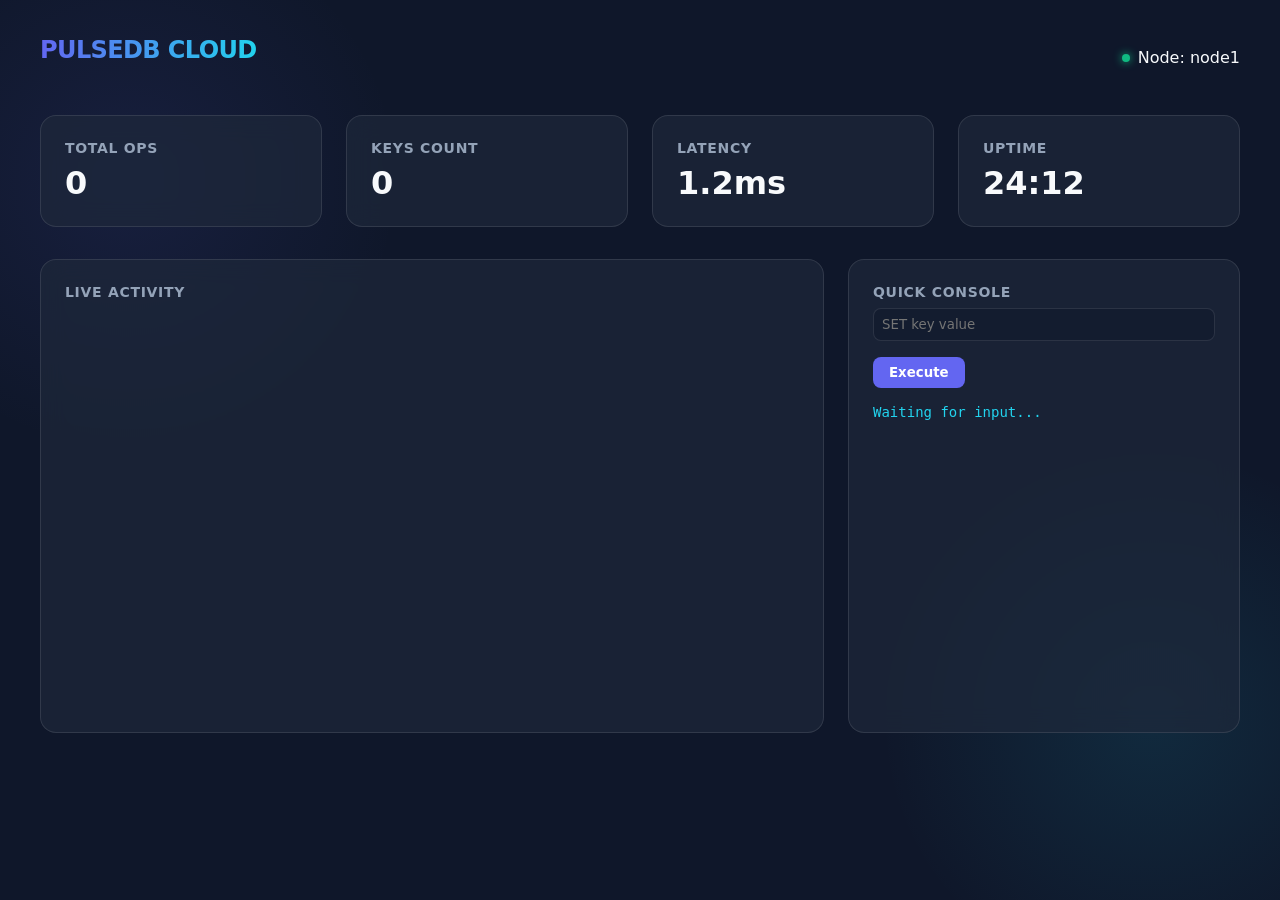
<file: dashboard/index.html>
<!-- dashboard/index.html -->
<!DOCTYPE html>
<html lang="en">
<head>
    <meta charset="UTF-8">
    <meta name="viewport" content="width=device-width, initial-scale=1.0">
    <title>PulseDB Cloud | Dashboard</title>
    <link rel="stylesheet" href="index.css">
</head>
<body>
    <div class="container">
        <header>
            <div class="logo">PULSEDB CLOUD</div>
            <div class="node-status">
                <div class="status-indicator"></div>
                <span id="node-id">Node: node1</span>
            </div>
        </header>

        <div class="stats-grid">
            <div class="card">
                <h3>Total Ops</h3>
                <div class="value" id="total-ops">0</div>
            </div>
            <div class="card">
                <h3>Keys Count</h3>
                <div class="value" id="key-count">0</div>
            </div>
            <div class="card">
                <h3>Latency</h3>
                <div class="value" id="avg-latency">1.2ms</div>
            </div>
            <div class="card">
                <h3>Uptime</h3>
                <div class="value" id="uptime">24:12</div>
            </div>
        </div>

        <div class="main-grid">
            <div class="card">
                <h3>Live Activity</h3>
                <div class="activity-feed" id="activity-feed">
                    <!-- Activities will appear here -->
                </div>
            </div>
            <div class="card">
                <h3>Quick Console</h3>
                <input type="text" id="console-input" placeholder="SET key value">
                <button id="send-btn">Execute</button>
                <div id="console-output" style="margin-top: 1rem; font-family: monospace; font-size: 0.875rem; color: var(--accent);">
                    Waiting for input...
                </div>
            </div>
        </div>
    </div>

    <script src="index.js"></script>
</body>
</html>
</file>
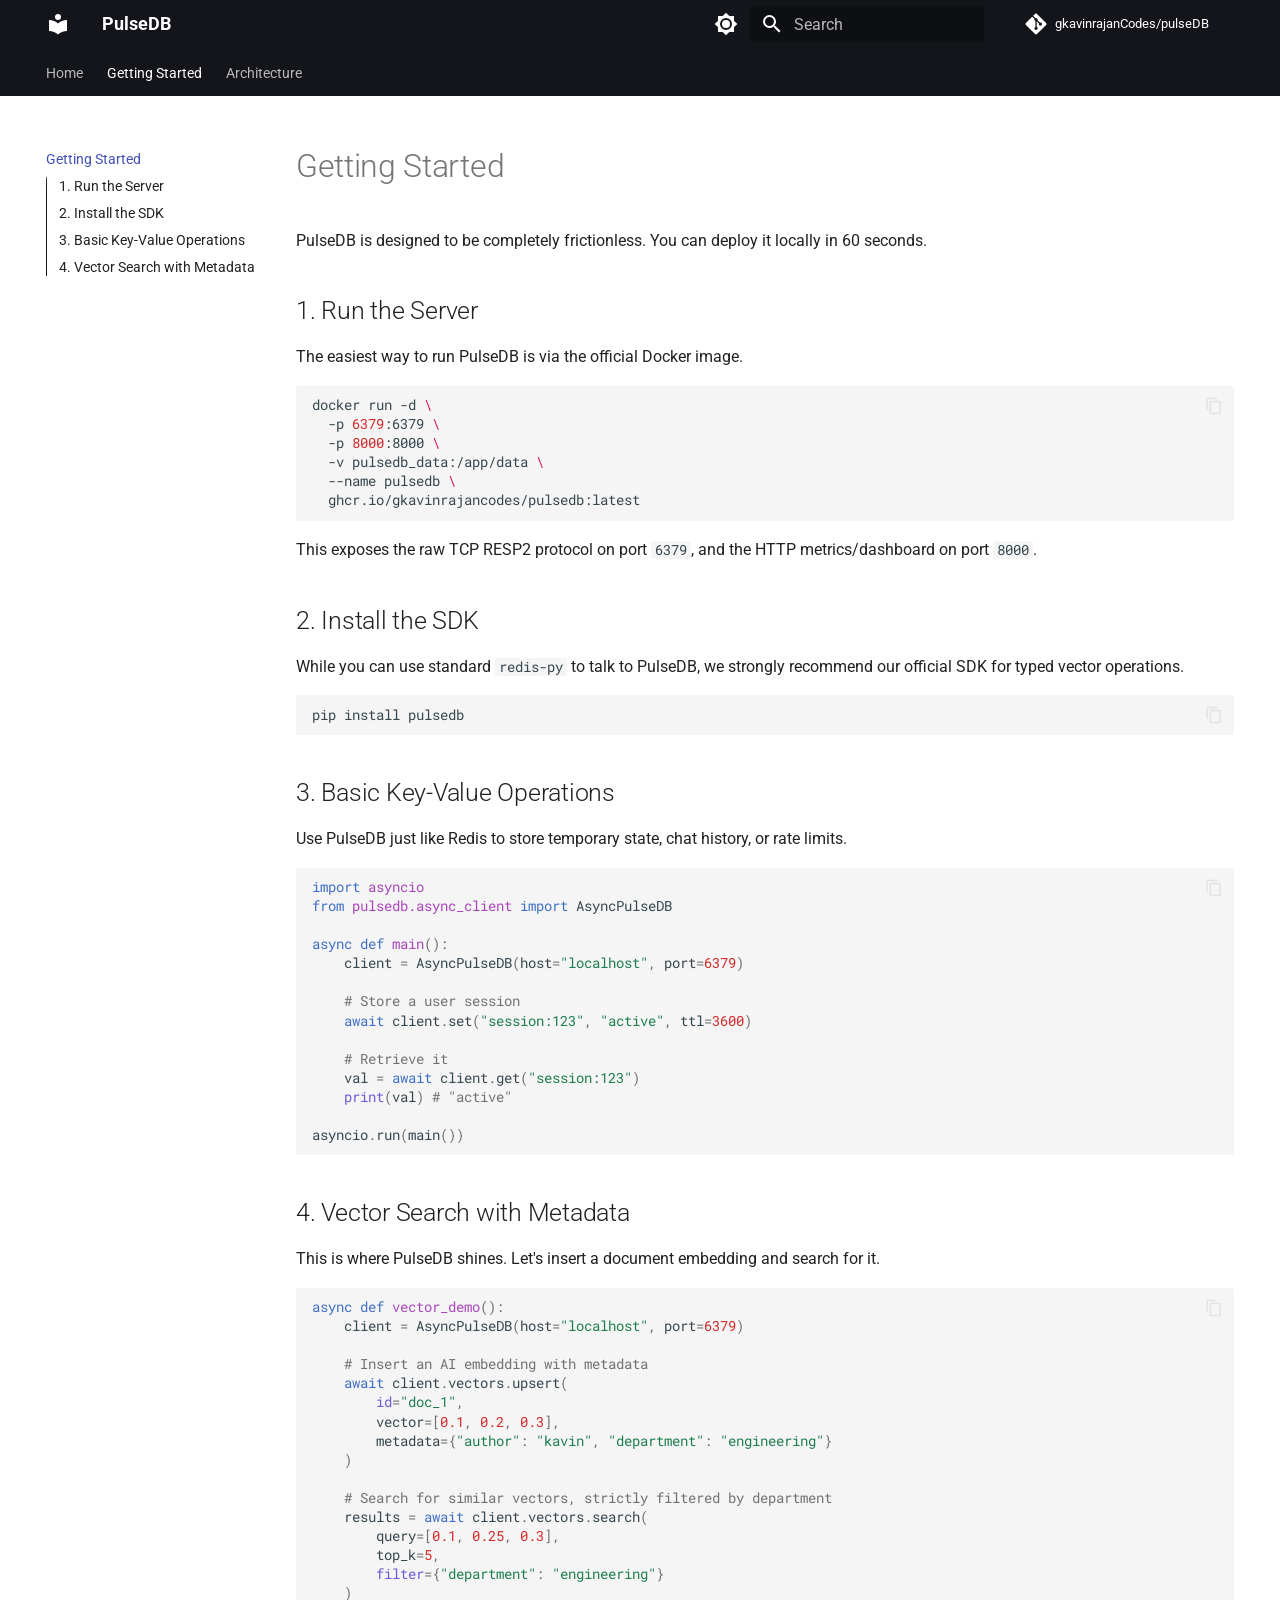
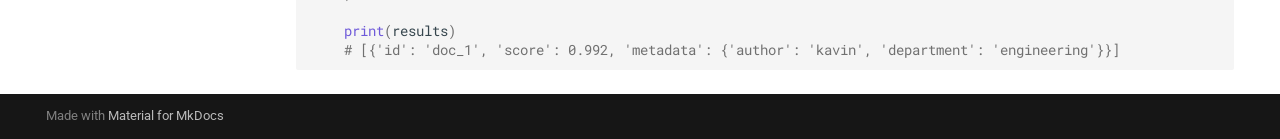
<file: getting_started/index.html>
<!doctype html>
<html lang="en" class="no-js">
  <head>
    
      <meta charset="utf-8">
      <meta name="viewport" content="width=device-width,initial-scale=1">
      
        <meta name="description" content="An enterprise-grade, in-memory database with a native AI Vector Engine.">
      
      
      
        <link rel="canonical" href="https://gkavinrajancodes.github.io/pulseDB/getting_started/">
      
      
        <link rel="prev" href="..">
      
      
        <link rel="next" href="../architecture/">
      
      
        
      
      
      <link rel="icon" href="../assets/images/favicon.png">
      <meta name="generator" content="mkdocs-1.6.1, mkdocs-material-9.7.6">
    
    
      
        <title>Getting Started - PulseDB</title>
      
    
    
      <link rel="stylesheet" href="../assets/stylesheets/main.484c7ddc.min.css">
      
        
        <link rel="stylesheet" href="../assets/stylesheets/palette.ab4e12ef.min.css">
      
      


    
    
      
    
    
      
        
        
        <link rel="preconnect" href="https://fonts.gstatic.com" crossorigin>
        <link rel="stylesheet" href="https://fonts.googleapis.com/css?family=Roboto:300,300i,400,400i,700,700i%7CRoboto+Mono:400,400i,700,700i&display=fallback">
        <style>:root{--md-text-font:"Roboto";--md-code-font:"Roboto Mono"}</style>
      
    
    
      <link rel="stylesheet" href="../assets/_mkdocstrings.css">
    
    <script>__md_scope=new URL("..",location),__md_hash=e=>[...e].reduce(((e,_)=>(e<<5)-e+_.charCodeAt(0)),0),__md_get=(e,_=localStorage,t=__md_scope)=>JSON.parse(_.getItem(t.pathname+"."+e)),__md_set=(e,_,t=localStorage,a=__md_scope)=>{try{t.setItem(a.pathname+"."+e,JSON.stringify(_))}catch(e){}}</script>
    
      

    
    
  </head>
  
  
    
    
      
    
    
    
    
    <body dir="ltr" data-md-color-scheme="default" data-md-color-primary="black" data-md-color-accent="deep-purple">
  
    
    <input class="md-toggle" data-md-toggle="drawer" type="checkbox" id="__drawer" autocomplete="off">
    <input class="md-toggle" data-md-toggle="search" type="checkbox" id="__search" autocomplete="off">
    <label class="md-overlay" for="__drawer"></label>
    <div data-md-component="skip">
      
        
        <a href="#getting-started" class="md-skip">
          Skip to content
        </a>
      
    </div>
    <div data-md-component="announce">
      
    </div>
    
    
      

<header class="md-header" data-md-component="header">
  <nav class="md-header__inner md-grid" aria-label="Header">
    <a href=".." title="PulseDB" class="md-header__button md-logo" aria-label="PulseDB" data-md-component="logo">
      
  
  <svg xmlns="http://www.w3.org/2000/svg" viewBox="0 0 24 24"><path d="M12 8a3 3 0 0 0 3-3 3 3 0 0 0-3-3 3 3 0 0 0-3 3 3 3 0 0 0 3 3m0 3.54C9.64 9.35 6.5 8 3 8v11c3.5 0 6.64 1.35 9 3.54 2.36-2.19 5.5-3.54 9-3.54V8c-3.5 0-6.64 1.35-9 3.54"/></svg>

    </a>
    <label class="md-header__button md-icon" for="__drawer">
      
      <svg xmlns="http://www.w3.org/2000/svg" viewBox="0 0 24 24"><path d="M3 6h18v2H3zm0 5h18v2H3zm0 5h18v2H3z"/></svg>
    </label>
    <div class="md-header__title" data-md-component="header-title">
      <div class="md-header__ellipsis">
        <div class="md-header__topic">
          <span class="md-ellipsis">
            PulseDB
          </span>
        </div>
        <div class="md-header__topic" data-md-component="header-topic">
          <span class="md-ellipsis">
            
              Getting Started
            
          </span>
        </div>
      </div>
    </div>
    
      
        <form class="md-header__option" data-md-component="palette">
  
    
    
    
    <input class="md-option" data-md-color-media="(prefers-color-scheme: light)" data-md-color-scheme="default" data-md-color-primary="black" data-md-color-accent="deep-purple"  aria-label="Switch to dark mode"  type="radio" name="__palette" id="__palette_0">
    
      <label class="md-header__button md-icon" title="Switch to dark mode" for="__palette_1" hidden>
        <svg xmlns="http://www.w3.org/2000/svg" viewBox="0 0 24 24"><path d="M12 8a4 4 0 0 0-4 4 4 4 0 0 0 4 4 4 4 0 0 0 4-4 4 4 0 0 0-4-4m0 10a6 6 0 0 1-6-6 6 6 0 0 1 6-6 6 6 0 0 1 6 6 6 6 0 0 1-6 6m8-9.31V4h-4.69L12 .69 8.69 4H4v4.69L.69 12 4 15.31V20h4.69L12 23.31 15.31 20H20v-4.69L23.31 12z"/></svg>
      </label>
    
  
    
    
    
    <input class="md-option" data-md-color-media="(prefers-color-scheme: dark)" data-md-color-scheme="slate" data-md-color-primary="black" data-md-color-accent="deep-purple"  aria-label="Switch to light mode"  type="radio" name="__palette" id="__palette_1">
    
      <label class="md-header__button md-icon" title="Switch to light mode" for="__palette_0" hidden>
        <svg xmlns="http://www.w3.org/2000/svg" viewBox="0 0 24 24"><path d="M12 18c-.89 0-1.74-.2-2.5-.55C11.56 16.5 13 14.42 13 12s-1.44-4.5-3.5-5.45C10.26 6.2 11.11 6 12 6a6 6 0 0 1 6 6 6 6 0 0 1-6 6m8-9.31V4h-4.69L12 .69 8.69 4H4v4.69L.69 12 4 15.31V20h4.69L12 23.31 15.31 20H20v-4.69L23.31 12z"/></svg>
      </label>
    
  
</form>
      
    
    
      <script>var palette=__md_get("__palette");if(palette&&palette.color){if("(prefers-color-scheme)"===palette.color.media){var media=matchMedia("(prefers-color-scheme: light)"),input=document.querySelector(media.matches?"[data-md-color-media='(prefers-color-scheme: light)']":"[data-md-color-media='(prefers-color-scheme: dark)']");palette.color.media=input.getAttribute("data-md-color-media"),palette.color.scheme=input.getAttribute("data-md-color-scheme"),palette.color.primary=input.getAttribute("data-md-color-primary"),palette.color.accent=input.getAttribute("data-md-color-accent")}for(var[key,value]of Object.entries(palette.color))document.body.setAttribute("data-md-color-"+key,value)}</script>
    
    
    
      
      
        <label class="md-header__button md-icon" for="__search">
          
          <svg xmlns="http://www.w3.org/2000/svg" viewBox="0 0 24 24"><path d="M9.5 3A6.5 6.5 0 0 1 16 9.5c0 1.61-.59 3.09-1.56 4.23l.27.27h.79l5 5-1.5 1.5-5-5v-.79l-.27-.27A6.52 6.52 0 0 1 9.5 16 6.5 6.5 0 0 1 3 9.5 6.5 6.5 0 0 1 9.5 3m0 2C7 5 5 7 5 9.5S7 14 9.5 14 14 12 14 9.5 12 5 9.5 5"/></svg>
        </label>
        <div class="md-search" data-md-component="search" role="dialog">
  <label class="md-search__overlay" for="__search"></label>
  <div class="md-search__inner" role="search">
    <form class="md-search__form" name="search">
      <input type="text" class="md-search__input" name="query" aria-label="Search" placeholder="Search" autocapitalize="off" autocorrect="off" autocomplete="off" spellcheck="false" data-md-component="search-query" required>
      <label class="md-search__icon md-icon" for="__search">
        
        <svg xmlns="http://www.w3.org/2000/svg" viewBox="0 0 24 24"><path d="M9.5 3A6.5 6.5 0 0 1 16 9.5c0 1.61-.59 3.09-1.56 4.23l.27.27h.79l5 5-1.5 1.5-5-5v-.79l-.27-.27A6.52 6.52 0 0 1 9.5 16 6.5 6.5 0 0 1 3 9.5 6.5 6.5 0 0 1 9.5 3m0 2C7 5 5 7 5 9.5S7 14 9.5 14 14 12 14 9.5 12 5 9.5 5"/></svg>
        
        <svg xmlns="http://www.w3.org/2000/svg" viewBox="0 0 24 24"><path d="M20 11v2H8l5.5 5.5-1.42 1.42L4.16 12l7.92-7.92L13.5 5.5 8 11z"/></svg>
      </label>
      <nav class="md-search__options" aria-label="Search">
        
        <button type="reset" class="md-search__icon md-icon" title="Clear" aria-label="Clear" tabindex="-1">
          
          <svg xmlns="http://www.w3.org/2000/svg" viewBox="0 0 24 24"><path d="M19 6.41 17.59 5 12 10.59 6.41 5 5 6.41 10.59 12 5 17.59 6.41 19 12 13.41 17.59 19 19 17.59 13.41 12z"/></svg>
        </button>
      </nav>
      
        <div class="md-search__suggest" data-md-component="search-suggest"></div>
      
    </form>
    <div class="md-search__output">
      <div class="md-search__scrollwrap" tabindex="0" data-md-scrollfix>
        <div class="md-search-result" data-md-component="search-result">
          <div class="md-search-result__meta">
            Initializing search
          </div>
          <ol class="md-search-result__list" role="presentation"></ol>
        </div>
      </div>
    </div>
  </div>
</div>
      
    
    
      <div class="md-header__source">
        <a href="https://github.com/gkavinrajanCodes/pulseDB" title="Go to repository" class="md-source" data-md-component="source">
  <div class="md-source__icon md-icon">
    
    <svg xmlns="http://www.w3.org/2000/svg" viewBox="0 0 448 512"><!--! Font Awesome Free 7.1.0 by @fontawesome - https://fontawesome.com License - https://fontawesome.com/license/free (Icons: CC BY 4.0, Fonts: SIL OFL 1.1, Code: MIT License) Copyright 2025 Fonticons, Inc.--><path d="M439.6 236.1 244 40.5c-5.4-5.5-12.8-8.5-20.4-8.5s-15 3-20.4 8.4L162.5 81l51.5 51.5c27.1-9.1 52.7 16.8 43.4 43.7l49.7 49.7c34.2-11.8 61.2 31 35.5 56.7-26.5 26.5-70.2-2.9-56-37.3L240.3 199v121.9c25.3 12.5 22.3 41.8 9.1 55-6.4 6.4-15.2 10.1-24.3 10.1s-17.8-3.6-24.3-10.1c-17.6-17.6-11.1-46.9 11.2-56v-123c-20.8-8.5-24.6-30.7-18.6-45L142.6 101 8.5 235.1C3 240.6 0 247.9 0 255.5s3 15 8.5 20.4l195.6 195.7c5.4 5.4 12.7 8.4 20.4 8.4s15-3 20.4-8.4l194.7-194.7c5.4-5.4 8.4-12.8 8.4-20.4s-3-15-8.4-20.4"/></svg>
  </div>
  <div class="md-source__repository">
    gkavinrajanCodes/pulseDB
  </div>
</a>
      </div>
    
  </nav>
  
</header>
    
    <div class="md-container" data-md-component="container">
      
      
        
          
            
<nav class="md-tabs" aria-label="Tabs" data-md-component="tabs">
  <div class="md-grid">
    <ul class="md-tabs__list">
      
        
  
  
  
  
    <li class="md-tabs__item">
      <a href=".." class="md-tabs__link">
        
  
  
    
  
  Home

      </a>
    </li>
  

      
        
  
  
  
    
  
  
    <li class="md-tabs__item md-tabs__item--active">
      <a href="./" class="md-tabs__link">
        
  
  
    
  
  Getting Started

      </a>
    </li>
  

      
        
  
  
  
  
    <li class="md-tabs__item">
      <a href="../architecture/" class="md-tabs__link">
        
  
  
    
  
  Architecture

      </a>
    </li>
  

      
    </ul>
  </div>
</nav>
          
        
      
      <main class="md-main" data-md-component="main">
        <div class="md-main__inner md-grid">
          
            
              
              <div class="md-sidebar md-sidebar--primary" data-md-component="sidebar" data-md-type="navigation" >
                <div class="md-sidebar__scrollwrap">
                  <div class="md-sidebar__inner">
                    


  


  

<nav class="md-nav md-nav--primary md-nav--lifted md-nav--integrated" aria-label="Navigation" data-md-level="0">
  <label class="md-nav__title" for="__drawer">
    <a href=".." title="PulseDB" class="md-nav__button md-logo" aria-label="PulseDB" data-md-component="logo">
      
  
  <svg xmlns="http://www.w3.org/2000/svg" viewBox="0 0 24 24"><path d="M12 8a3 3 0 0 0 3-3 3 3 0 0 0-3-3 3 3 0 0 0-3 3 3 3 0 0 0 3 3m0 3.54C9.64 9.35 6.5 8 3 8v11c3.5 0 6.64 1.35 9 3.54 2.36-2.19 5.5-3.54 9-3.54V8c-3.5 0-6.64 1.35-9 3.54"/></svg>

    </a>
    PulseDB
  </label>
  
    <div class="md-nav__source">
      <a href="https://github.com/gkavinrajanCodes/pulseDB" title="Go to repository" class="md-source" data-md-component="source">
  <div class="md-source__icon md-icon">
    
    <svg xmlns="http://www.w3.org/2000/svg" viewBox="0 0 448 512"><!--! Font Awesome Free 7.1.0 by @fontawesome - https://fontawesome.com License - https://fontawesome.com/license/free (Icons: CC BY 4.0, Fonts: SIL OFL 1.1, Code: MIT License) Copyright 2025 Fonticons, Inc.--><path d="M439.6 236.1 244 40.5c-5.4-5.5-12.8-8.5-20.4-8.5s-15 3-20.4 8.4L162.5 81l51.5 51.5c27.1-9.1 52.7 16.8 43.4 43.7l49.7 49.7c34.2-11.8 61.2 31 35.5 56.7-26.5 26.5-70.2-2.9-56-37.3L240.3 199v121.9c25.3 12.5 22.3 41.8 9.1 55-6.4 6.4-15.2 10.1-24.3 10.1s-17.8-3.6-24.3-10.1c-17.6-17.6-11.1-46.9 11.2-56v-123c-20.8-8.5-24.6-30.7-18.6-45L142.6 101 8.5 235.1C3 240.6 0 247.9 0 255.5s3 15 8.5 20.4l195.6 195.7c5.4 5.4 12.7 8.4 20.4 8.4s15-3 20.4-8.4l194.7-194.7c5.4-5.4 8.4-12.8 8.4-20.4s-3-15-8.4-20.4"/></svg>
  </div>
  <div class="md-source__repository">
    gkavinrajanCodes/pulseDB
  </div>
</a>
    </div>
  
  <ul class="md-nav__list" data-md-scrollfix>
    
      
      
  
  
  
  
    <li class="md-nav__item">
      <a href=".." class="md-nav__link">
        
  
  
  <span class="md-ellipsis">
    
  
    Home
  

    
  </span>
  
  

      </a>
    </li>
  

    
      
      
  
  
    
  
  
  
    <li class="md-nav__item md-nav__item--active">
      
      <input class="md-nav__toggle md-toggle" type="checkbox" id="__toc">
      
      
        
      
      
        <label class="md-nav__link md-nav__link--active" for="__toc">
          
  
  
  <span class="md-ellipsis">
    
  
    Getting Started
  

    
  </span>
  
  

          <span class="md-nav__icon md-icon"></span>
        </label>
      
      <a href="./" class="md-nav__link md-nav__link--active">
        
  
  
  <span class="md-ellipsis">
    
  
    Getting Started
  

    
  </span>
  
  

      </a>
      
        

<nav class="md-nav md-nav--secondary" aria-label="Table of contents">
  
  
  
    
  
  
    <label class="md-nav__title" for="__toc">
      <span class="md-nav__icon md-icon"></span>
      Table of contents
    </label>
    <ul class="md-nav__list" data-md-component="toc" data-md-scrollfix>
      
        <li class="md-nav__item">
  <a href="#1-run-the-server" class="md-nav__link">
    <span class="md-ellipsis">
      
        1. Run the Server
      
    </span>
  </a>
  
</li>
      
        <li class="md-nav__item">
  <a href="#2-install-the-sdk" class="md-nav__link">
    <span class="md-ellipsis">
      
        2. Install the SDK
      
    </span>
  </a>
  
</li>
      
        <li class="md-nav__item">
  <a href="#3-basic-key-value-operations" class="md-nav__link">
    <span class="md-ellipsis">
      
        3. Basic Key-Value Operations
      
    </span>
  </a>
  
</li>
      
        <li class="md-nav__item">
  <a href="#4-vector-search-with-metadata" class="md-nav__link">
    <span class="md-ellipsis">
      
        4. Vector Search with Metadata
      
    </span>
  </a>
  
</li>
      
    </ul>
  
</nav>
      
    </li>
  

    
      
      
  
  
  
  
    <li class="md-nav__item">
      <a href="../architecture/" class="md-nav__link">
        
  
  
  <span class="md-ellipsis">
    
  
    Architecture
  

    
  </span>
  
  

      </a>
    </li>
  

    
  </ul>
</nav>
                  </div>
                </div>
              </div>
            
            
          
          
            <div class="md-content" data-md-component="content">
              
              <article class="md-content__inner md-typeset">
                
                  


  
  


<h1 id="getting-started">Getting Started</h1>
<p>PulseDB is designed to be completely frictionless. You can deploy it locally in 60 seconds.</p>
<h2 id="1-run-the-server">1. Run the Server</h2>
<p>The easiest way to run PulseDB is via the official Docker image. </p>
<div class="highlight"><pre><span></span><code><a id="__codelineno-0-1" name="__codelineno-0-1" href="#__codelineno-0-1"></a>docker<span class="w"> </span>run<span class="w"> </span>-d<span class="w"> </span><span class="se">\</span>
<a id="__codelineno-0-2" name="__codelineno-0-2" href="#__codelineno-0-2"></a><span class="w">  </span>-p<span class="w"> </span><span class="m">6379</span>:6379<span class="w"> </span><span class="se">\</span>
<a id="__codelineno-0-3" name="__codelineno-0-3" href="#__codelineno-0-3"></a><span class="w">  </span>-p<span class="w"> </span><span class="m">8000</span>:8000<span class="w"> </span><span class="se">\</span>
<a id="__codelineno-0-4" name="__codelineno-0-4" href="#__codelineno-0-4"></a><span class="w">  </span>-v<span class="w"> </span>pulsedb_data:/app/data<span class="w"> </span><span class="se">\</span>
<a id="__codelineno-0-5" name="__codelineno-0-5" href="#__codelineno-0-5"></a><span class="w">  </span>--name<span class="w"> </span>pulsedb<span class="w"> </span><span class="se">\</span>
<a id="__codelineno-0-6" name="__codelineno-0-6" href="#__codelineno-0-6"></a><span class="w">  </span>ghcr.io/gkavinrajancodes/pulsedb:latest
</code></pre></div>
<p>This exposes the raw TCP RESP2 protocol on port <code>6379</code>, and the HTTP metrics/dashboard on port <code>8000</code>.</p>
<h2 id="2-install-the-sdk">2. Install the SDK</h2>
<p>While you can use standard <code>redis-py</code> to talk to PulseDB, we strongly recommend our official SDK for typed vector operations.</p>
<div class="highlight"><pre><span></span><code><a id="__codelineno-1-1" name="__codelineno-1-1" href="#__codelineno-1-1"></a>pip<span class="w"> </span>install<span class="w"> </span>pulsedb
</code></pre></div>
<h2 id="3-basic-key-value-operations">3. Basic Key-Value Operations</h2>
<p>Use PulseDB just like Redis to store temporary state, chat history, or rate limits.</p>
<div class="highlight"><pre><span></span><code><a id="__codelineno-2-1" name="__codelineno-2-1" href="#__codelineno-2-1"></a><span class="kn">import</span><span class="w"> </span><span class="nn">asyncio</span>
<a id="__codelineno-2-2" name="__codelineno-2-2" href="#__codelineno-2-2"></a><span class="kn">from</span><span class="w"> </span><span class="nn">pulsedb.async_client</span><span class="w"> </span><span class="kn">import</span> <span class="n">AsyncPulseDB</span>
<a id="__codelineno-2-3" name="__codelineno-2-3" href="#__codelineno-2-3"></a>
<a id="__codelineno-2-4" name="__codelineno-2-4" href="#__codelineno-2-4"></a><span class="k">async</span> <span class="k">def</span><span class="w"> </span><span class="nf">main</span><span class="p">():</span>
<a id="__codelineno-2-5" name="__codelineno-2-5" href="#__codelineno-2-5"></a>    <span class="n">client</span> <span class="o">=</span> <span class="n">AsyncPulseDB</span><span class="p">(</span><span class="n">host</span><span class="o">=</span><span class="s2">&quot;localhost&quot;</span><span class="p">,</span> <span class="n">port</span><span class="o">=</span><span class="mi">6379</span><span class="p">)</span>
<a id="__codelineno-2-6" name="__codelineno-2-6" href="#__codelineno-2-6"></a>
<a id="__codelineno-2-7" name="__codelineno-2-7" href="#__codelineno-2-7"></a>    <span class="c1"># Store a user session</span>
<a id="__codelineno-2-8" name="__codelineno-2-8" href="#__codelineno-2-8"></a>    <span class="k">await</span> <span class="n">client</span><span class="o">.</span><span class="n">set</span><span class="p">(</span><span class="s2">&quot;session:123&quot;</span><span class="p">,</span> <span class="s2">&quot;active&quot;</span><span class="p">,</span> <span class="n">ttl</span><span class="o">=</span><span class="mi">3600</span><span class="p">)</span>
<a id="__codelineno-2-9" name="__codelineno-2-9" href="#__codelineno-2-9"></a>
<a id="__codelineno-2-10" name="__codelineno-2-10" href="#__codelineno-2-10"></a>    <span class="c1"># Retrieve it</span>
<a id="__codelineno-2-11" name="__codelineno-2-11" href="#__codelineno-2-11"></a>    <span class="n">val</span> <span class="o">=</span> <span class="k">await</span> <span class="n">client</span><span class="o">.</span><span class="n">get</span><span class="p">(</span><span class="s2">&quot;session:123&quot;</span><span class="p">)</span>
<a id="__codelineno-2-12" name="__codelineno-2-12" href="#__codelineno-2-12"></a>    <span class="nb">print</span><span class="p">(</span><span class="n">val</span><span class="p">)</span> <span class="c1"># &quot;active&quot;</span>
<a id="__codelineno-2-13" name="__codelineno-2-13" href="#__codelineno-2-13"></a>
<a id="__codelineno-2-14" name="__codelineno-2-14" href="#__codelineno-2-14"></a><span class="n">asyncio</span><span class="o">.</span><span class="n">run</span><span class="p">(</span><span class="n">main</span><span class="p">())</span>
</code></pre></div>
<h2 id="4-vector-search-with-metadata">4. Vector Search with Metadata</h2>
<p>This is where PulseDB shines. Let's insert a document embedding and search for it.</p>
<div class="highlight"><pre><span></span><code><a id="__codelineno-3-1" name="__codelineno-3-1" href="#__codelineno-3-1"></a><span class="k">async</span> <span class="k">def</span><span class="w"> </span><span class="nf">vector_demo</span><span class="p">():</span>
<a id="__codelineno-3-2" name="__codelineno-3-2" href="#__codelineno-3-2"></a>    <span class="n">client</span> <span class="o">=</span> <span class="n">AsyncPulseDB</span><span class="p">(</span><span class="n">host</span><span class="o">=</span><span class="s2">&quot;localhost&quot;</span><span class="p">,</span> <span class="n">port</span><span class="o">=</span><span class="mi">6379</span><span class="p">)</span>
<a id="__codelineno-3-3" name="__codelineno-3-3" href="#__codelineno-3-3"></a>
<a id="__codelineno-3-4" name="__codelineno-3-4" href="#__codelineno-3-4"></a>    <span class="c1"># Insert an AI embedding with metadata</span>
<a id="__codelineno-3-5" name="__codelineno-3-5" href="#__codelineno-3-5"></a>    <span class="k">await</span> <span class="n">client</span><span class="o">.</span><span class="n">vectors</span><span class="o">.</span><span class="n">upsert</span><span class="p">(</span>
<a id="__codelineno-3-6" name="__codelineno-3-6" href="#__codelineno-3-6"></a>        <span class="nb">id</span><span class="o">=</span><span class="s2">&quot;doc_1&quot;</span><span class="p">,</span>
<a id="__codelineno-3-7" name="__codelineno-3-7" href="#__codelineno-3-7"></a>        <span class="n">vector</span><span class="o">=</span><span class="p">[</span><span class="mf">0.1</span><span class="p">,</span> <span class="mf">0.2</span><span class="p">,</span> <span class="mf">0.3</span><span class="p">],</span>
<a id="__codelineno-3-8" name="__codelineno-3-8" href="#__codelineno-3-8"></a>        <span class="n">metadata</span><span class="o">=</span><span class="p">{</span><span class="s2">&quot;author&quot;</span><span class="p">:</span> <span class="s2">&quot;kavin&quot;</span><span class="p">,</span> <span class="s2">&quot;department&quot;</span><span class="p">:</span> <span class="s2">&quot;engineering&quot;</span><span class="p">}</span>
<a id="__codelineno-3-9" name="__codelineno-3-9" href="#__codelineno-3-9"></a>    <span class="p">)</span>
<a id="__codelineno-3-10" name="__codelineno-3-10" href="#__codelineno-3-10"></a>
<a id="__codelineno-3-11" name="__codelineno-3-11" href="#__codelineno-3-11"></a>    <span class="c1"># Search for similar vectors, strictly filtered by department</span>
<a id="__codelineno-3-12" name="__codelineno-3-12" href="#__codelineno-3-12"></a>    <span class="n">results</span> <span class="o">=</span> <span class="k">await</span> <span class="n">client</span><span class="o">.</span><span class="n">vectors</span><span class="o">.</span><span class="n">search</span><span class="p">(</span>
<a id="__codelineno-3-13" name="__codelineno-3-13" href="#__codelineno-3-13"></a>        <span class="n">query</span><span class="o">=</span><span class="p">[</span><span class="mf">0.1</span><span class="p">,</span> <span class="mf">0.25</span><span class="p">,</span> <span class="mf">0.3</span><span class="p">],</span>
<a id="__codelineno-3-14" name="__codelineno-3-14" href="#__codelineno-3-14"></a>        <span class="n">top_k</span><span class="o">=</span><span class="mi">5</span><span class="p">,</span>
<a id="__codelineno-3-15" name="__codelineno-3-15" href="#__codelineno-3-15"></a>        <span class="nb">filter</span><span class="o">=</span><span class="p">{</span><span class="s2">&quot;department&quot;</span><span class="p">:</span> <span class="s2">&quot;engineering&quot;</span><span class="p">}</span>
<a id="__codelineno-3-16" name="__codelineno-3-16" href="#__codelineno-3-16"></a>    <span class="p">)</span>
<a id="__codelineno-3-17" name="__codelineno-3-17" href="#__codelineno-3-17"></a>
<a id="__codelineno-3-18" name="__codelineno-3-18" href="#__codelineno-3-18"></a>    <span class="nb">print</span><span class="p">(</span><span class="n">results</span><span class="p">)</span>
<a id="__codelineno-3-19" name="__codelineno-3-19" href="#__codelineno-3-19"></a>    <span class="c1"># [{&#39;id&#39;: &#39;doc_1&#39;, &#39;score&#39;: 0.992, &#39;metadata&#39;: {&#39;author&#39;: &#39;kavin&#39;, &#39;department&#39;: &#39;engineering&#39;}}]</span>
</code></pre></div>












                
              </article>
            </div>
          
          
<script>var target=document.getElementById(location.hash.slice(1));target&&target.name&&(target.checked=target.name.startsWith("__tabbed_"))</script>
        </div>
        
          <button type="button" class="md-top md-icon" data-md-component="top" hidden>
  
  <svg xmlns="http://www.w3.org/2000/svg" viewBox="0 0 24 24"><path d="M13 20h-2V8l-5.5 5.5-1.42-1.42L12 4.16l7.92 7.92-1.42 1.42L13 8z"/></svg>
  Back to top
</button>
        
      </main>
      
        <footer class="md-footer">
  
  <div class="md-footer-meta md-typeset">
    <div class="md-footer-meta__inner md-grid">
      <div class="md-copyright">
  
  
    Made with
    <a href="https://squidfunk.github.io/mkdocs-material/" target="_blank" rel="noopener">
      Material for MkDocs
    </a>
  
</div>
      
    </div>
  </div>
</footer>
      
    </div>
    <div class="md-dialog" data-md-component="dialog">
      <div class="md-dialog__inner md-typeset"></div>
    </div>
    
    
    
      
      
      <script id="__config" type="application/json">{"annotate": null, "base": "..", "features": ["navigation.tabs", "navigation.sections", "toc.integrate", "navigation.top", "search.suggest", "search.highlight", "content.code.copy"], "search": "../assets/javascripts/workers/search.2c215733.min.js", "tags": null, "translations": {"clipboard.copied": "Copied to clipboard", "clipboard.copy": "Copy to clipboard", "search.result.more.one": "1 more on this page", "search.result.more.other": "# more on this page", "search.result.none": "No matching documents", "search.result.one": "1 matching document", "search.result.other": "# matching documents", "search.result.placeholder": "Type to start searching", "search.result.term.missing": "Missing", "select.version": "Select version"}, "version": null}</script>
    
    
      <script src="../assets/javascripts/bundle.79ae519e.min.js"></script>
      
    
  </body>
</html>
</file>
<file: assets/_mkdocstrings.css>
/* Avoid breaking parameter names, etc. in table cells. */
.doc-contents td code {
  word-break: normal !important;
}

/* No line break before first paragraph of descriptions. */
.doc-md-description,
.doc-md-description>p:first-child {
  display: inline;
}

/* No text transformation from Material for MkDocs for H5 headings. */
.md-typeset h5 .doc-object-name {
  text-transform: none;
}

/* Max width for docstring sections tables. */
.doc .md-typeset__table,
.doc .md-typeset__table table {
  display: table !important;
  width: 100%;
}

.doc .md-typeset__table tr {
  display: table-row;
}

/* Defaults in Spacy table style. */
.doc-param-default,
.doc-type_param-default {
  float: right;
}

/* Parameter headings must be inline, not blocks. */
.doc-heading-parameter,
.doc-heading-type_parameter {
  display: inline;
}

/* Default font size for parameter headings. */
.md-typeset .doc-heading-parameter {
  font-size: inherit;
}

/* Prefer space on the right, not the left of parameter permalinks. */
.doc-heading-parameter .headerlink,
.doc-heading-type_parameter .headerlink {
  margin-left: 0 !important;
  margin-right: 0.2rem;
}

/* Backward-compatibility: docstring section titles in bold. */
.doc-section-title {
  font-weight: bold;
}

/* Backlinks crumb separator. */
.doc-backlink-crumb {
  display: inline-flex;
  gap: .2rem;
  white-space: nowrap;
  align-items: center;
  vertical-align: middle;
}
.doc-backlink-crumb:not(:first-child)::before {
  background-color: var(--md-default-fg-color--lighter);
  content: "";
  display: inline;
  height: 1rem;
  --md-path-icon: url('data:image/svg+xml;charset=utf-8,<svg xmlns="http://www.w3.org/2000/svg" viewBox="0 0 24 24"><path d="M8.59 16.58 13.17 12 8.59 7.41 10 6l6 6-6 6z"/></svg>');
  -webkit-mask-image: var(--md-path-icon);
  mask-image: var(--md-path-icon);
  width: 1rem;
}
.doc-backlink-crumb.last {
  font-weight: bold;
}

/* Symbols in Navigation and ToC. */
:root, :host,
[data-md-color-scheme="default"] {
  --doc-symbol-parameter-fg-color: #df50af;
  --doc-symbol-type_parameter-fg-color: #df50af;
  --doc-symbol-attribute-fg-color: #953800;
  --doc-symbol-function-fg-color: #8250df;
  --doc-symbol-method-fg-color: #8250df;
  --doc-symbol-class-fg-color: #0550ae;
  --doc-symbol-type_alias-fg-color: #0550ae;
  --doc-symbol-module-fg-color: #5cad0f;

  --doc-symbol-parameter-bg-color: #df50af1a;
  --doc-symbol-type_parameter-bg-color: #df50af1a;
  --doc-symbol-attribute-bg-color: #9538001a;
  --doc-symbol-function-bg-color: #8250df1a;
  --doc-symbol-method-bg-color: #8250df1a;
  --doc-symbol-class-bg-color: #0550ae1a;
  --doc-symbol-type_alias-bg-color: #0550ae1a;
  --doc-symbol-module-bg-color: #5cad0f1a;
}

[data-md-color-scheme="slate"] {
  --doc-symbol-parameter-fg-color: #ffa8cc;
  --doc-symbol-type_parameter-fg-color: #ffa8cc;
  --doc-symbol-attribute-fg-color: #ffa657;
  --doc-symbol-function-fg-color: #d2a8ff;
  --doc-symbol-method-fg-color: #d2a8ff;
  --doc-symbol-class-fg-color: #79c0ff;
  --doc-symbol-type_alias-fg-color: #79c0ff;
  --doc-symbol-module-fg-color: #baff79;

  --doc-symbol-parameter-bg-color: #ffa8cc1a;
  --doc-symbol-type_parameter-bg-color: #ffa8cc1a;
  --doc-symbol-attribute-bg-color: #ffa6571a;
  --doc-symbol-function-bg-color: #d2a8ff1a;
  --doc-symbol-method-bg-color: #d2a8ff1a;
  --doc-symbol-class-bg-color: #79c0ff1a;
  --doc-symbol-type_alias-bg-color: #79c0ff1a;
  --doc-symbol-module-bg-color: #baff791a;
}

code.doc-symbol {
  border-radius: .1rem;
  font-size: .85em;
  padding: 0 .3em;
  font-weight: bold;
}

code.doc-symbol-parameter,
a code.doc-symbol-parameter {
  color: var(--doc-symbol-parameter-fg-color);
  background-color: var(--doc-symbol-parameter-bg-color);
}

code.doc-symbol-parameter::after {
  content: "param";
}

code.doc-symbol-type_parameter,
a code.doc-symbol-type_parameter {
  color: var(--doc-symbol-type_parameter-fg-color);
  background-color: var(--doc-symbol-type_parameter-bg-color);
}

code.doc-symbol-type_parameter::after {
  content: "type-param";
}

code.doc-symbol-attribute,
a code.doc-symbol-attribute {
  color: var(--doc-symbol-attribute-fg-color);
  background-color: var(--doc-symbol-attribute-bg-color);
}

code.doc-symbol-attribute::after {
  content: "attr";
}

code.doc-symbol-function,
a code.doc-symbol-function {
  color: var(--doc-symbol-function-fg-color);
  background-color: var(--doc-symbol-function-bg-color);
}

code.doc-symbol-function::after {
  content: "func";
}

code.doc-symbol-method,
a code.doc-symbol-method {
  color: var(--doc-symbol-method-fg-color);
  background-color: var(--doc-symbol-method-bg-color);
}

code.doc-symbol-method::after {
  content: "meth";
}

code.doc-symbol-class,
a code.doc-symbol-class {
  color: var(--doc-symbol-class-fg-color);
  background-color: var(--doc-symbol-class-bg-color);
}

code.doc-symbol-class::after {
  content: "class";
}


code.doc-symbol-type_alias,
a code.doc-symbol-type_alias {
  color: var(--doc-symbol-type_alias-fg-color);
  background-color: var(--doc-symbol-type_alias-bg-color);
}

code.doc-symbol-type_alias::after {
  content: "type";
}

code.doc-symbol-module,
a code.doc-symbol-module {
  color: var(--doc-symbol-module-fg-color);
  background-color: var(--doc-symbol-module-bg-color);
}

code.doc-symbol-module::after {
  content: "mod";
}

.doc-signature .autorefs {
  color: inherit;
  border-bottom: 1px dotted currentcolor;
}

/* Source code blocks (admonitions). */
:root {
  --md-admonition-icon--mkdocstrings-source: url('data:image/svg+xml;charset=utf-8,<svg xmlns="http://www.w3.org/2000/svg" viewBox="0 0 24 24"><path d="M15.22 4.97a.75.75 0 0 1 1.06 0l6.5 6.5a.75.75 0 0 1 0 1.06l-6.5 6.5a.749.749 0 0 1-1.275-.326.75.75 0 0 1 .215-.734L21.19 12l-5.97-5.97a.75.75 0 0 1 0-1.06m-6.44 0a.75.75 0 0 1 0 1.06L2.81 12l5.97 5.97a.749.749 0 0 1-.326 1.275.75.75 0 0 1-.734-.215l-6.5-6.5a.75.75 0 0 1 0-1.06l6.5-6.5a.75.75 0 0 1 1.06 0"/></svg>')
}
.md-typeset .admonition.mkdocstrings-source,
.md-typeset details.mkdocstrings-source {
  border: none;
  padding: 0;
}
.md-typeset .admonition.mkdocstrings-source:focus-within,
.md-typeset details.mkdocstrings-source:focus-within {
  box-shadow: none;
}
.md-typeset .mkdocstrings-source > .admonition-title,
.md-typeset .mkdocstrings-source > summary {
  background-color: inherit;
}
.md-typeset .mkdocstrings-source > .admonition-title::before,
.md-typeset .mkdocstrings-source > summary::before {
  background-color: var(--md-default-fg-color);
  -webkit-mask-image: var(--md-admonition-icon--mkdocstrings-source);
          mask-image: var(--md-admonition-icon--mkdocstrings-source);
}
</file>
<file: dashboard/index.css>
/* dashboard/index.css */
:root {
  --primary: #6366f1;
  --primary-hover: #4f46e5;
  --bg-dark: #0f172a;
  --card-bg: rgba(30, 41, 59, 0.7);
  --text-main: #f8fafc;
  --text-muted: #94a3b8;
  --accent: #22d3ee;
  --danger: #ef4444;
  --success: #10b981;
}

* {
  box-sizing: border-box;
  margin: 0;
  padding: 0;
  font-family: 'Inter', system-ui, -apple-system, sans-serif;
}

body {
  background-color: var(--bg-dark);
  color: var(--text-main);
  background-image: 
    radial-gradient(circle at 10% 20%, rgba(99, 102, 241, 0.1) 0%, transparent 20%),
    radial-gradient(circle at 90% 80%, rgba(34, 211, 238, 0.1) 0%, transparent 20%);
  min-height: 100vh;
  padding: 2rem;
}

.container {
  max-width: 1200px;
  margin: 0 auto;
}

header {
  display: flex;
  justify-content: space-between;
  align-items: center;
  margin-bottom: 3rem;
}

.logo {
  font-size: 1.5rem;
  font-weight: 800;
  background: linear-gradient(to right, var(--primary), var(--accent));
  -webkit-background-clip: text;
  -webkit-text-fill-color: transparent;
  letter-spacing: -0.025em;
}

.stats-grid {
  display: grid;
  grid-template-columns: repeat(auto-fit, minmax(250px, 1fr));
  gap: 1.5rem;
  margin-bottom: 2rem;
}

.card {
  background: var(--card-bg);
  backdrop-filter: blur(12px);
  -webkit-backdrop-filter: blur(12px);
  border: 1px solid rgba(255, 255, 255, 0.1);
  border-radius: 1rem;
  padding: 1.5rem;
  transition: transform 0.2s ease, border-color 0.2s ease;
}

.card:hover {
  transform: translateY(-4px);
  border-color: rgba(99, 102, 241, 0.3);
}

.card h3 {
  font-size: 0.875rem;
  color: var(--text-muted);
  text-transform: uppercase;
  letter-spacing: 0.05em;
  margin-bottom: 0.5rem;
}

.card .value {
  font-size: 2rem;
  font-weight: 700;
}

.main-grid {
  display: grid;
  grid-template-columns: 2fr 1fr;
  gap: 1.5rem;
}

.activity-feed {
  height: 400px;
  overflow-y: auto;
  padding-right: 0.5rem;
}

.activity-feed::-webkit-scrollbar {
  width: 4px;
}

.activity-feed::-webkit-scrollbar-thumb {
  background: rgba(255, 255, 255, 0.1);
  border-radius: 2px;
}

.activity-item {
  padding: 0.75rem;
  border-bottom: 1px solid rgba(255, 255, 255, 0.05);
  font-size: 0.875rem;
  display: flex;
  justify-content: space-between;
  align-items: center;
}

.activity-item .cmd {
  color: var(--accent);
  font-family: monospace;
}

.activity-item .time {
  color: var(--text-muted);
  font-size: 0.75rem;
}

.node-status {
  display: flex;
  align-items: center;
  gap: 0.5rem;
  margin-top: 1rem;
}

.status-indicator {
  width: 8px;
  height: 8px;
  border-radius: 50%;
  background: var(--success);
  box-shadow: 0 0 8px var(--success);
}

button {
  background: var(--primary);
  color: white;
  border: none;
  padding: 0.5rem 1rem;
  border-radius: 0.5rem;
  font-weight: 600;
  cursor: pointer;
  transition: background 0.2s ease;
}

button:hover {
  background: var(--primary-hover);
}

input {
  background: rgba(15, 23, 42, 0.5);
  border: 1px solid rgba(255, 255, 255, 0.1);
  color: white;
  padding: 0.5rem;
  border-radius: 0.5rem;
  width: 100%;
  margin-bottom: 1rem;
}

input:focus {
  outline: 2px solid var(--primary);
}
</file>
<file: assets/stylesheets/main.484c7ddc.min.css>
@charset "UTF-8";html{-webkit-text-size-adjust:none;-moz-text-size-adjust:none;text-size-adjust:none;box-sizing:border-box}*,:after,:before{box-sizing:inherit}@media (prefers-reduced-motion){*,:after,:before{transition:none!important}}body{margin:0}a,button,input,label{-webkit-tap-highlight-color:transparent}a{color:inherit;text-decoration:none}hr{border:0;box-sizing:initial;display:block;height:.05rem;overflow:visible;padding:0}small{font-size:80%}sub,sup{line-height:1em}img{border-style:none}table{border-collapse:initial;border-spacing:0}td,th{font-weight:400;vertical-align:top}button{background:#0000;border:0;font-family:inherit;font-size:inherit;margin:0;padding:0}input{border:0;outline:none}:root{--md-primary-fg-color:#4051b5;--md-primary-fg-color--light:#5d6cc0;--md-primary-fg-color--dark:#303fa1;--md-primary-bg-color:#fff;--md-primary-bg-color--light:#ffffffb3;--md-accent-fg-color:#526cfe;--md-accent-fg-color--transparent:#526cfe1a;--md-accent-bg-color:#fff;--md-accent-bg-color--light:#ffffffb3}[data-md-color-scheme=default]{color-scheme:light}[data-md-color-scheme=default] img[src$="#gh-dark-mode-only"],[data-md-color-scheme=default] img[src$="#only-dark"]{display:none}:root,[data-md-color-scheme=default]{--md-hue:225deg;--md-default-fg-color:#000000de;--md-default-fg-color--light:#0000008a;--md-default-fg-color--lighter:#00000052;--md-default-fg-color--lightest:#00000012;--md-default-bg-color:#fff;--md-default-bg-color--light:#ffffffb3;--md-default-bg-color--lighter:#ffffff4d;--md-default-bg-color--lightest:#ffffff1f;--md-code-fg-color:#36464e;--md-code-bg-color:#f5f5f5;--md-code-bg-color--light:#f5f5f5b3;--md-code-bg-color--lighter:#f5f5f54d;--md-code-hl-color:#4287ff;--md-code-hl-color--light:#4287ff1a;--md-code-hl-number-color:#d52a2a;--md-code-hl-special-color:#db1457;--md-code-hl-function-color:#a846b9;--md-code-hl-constant-color:#6e59d9;--md-code-hl-keyword-color:#3f6ec6;--md-code-hl-string-color:#1c7d4d;--md-code-hl-name-color:var(--md-code-fg-color);--md-code-hl-operator-color:var(--md-default-fg-color--light);--md-code-hl-punctuation-color:var(--md-default-fg-color--light);--md-code-hl-comment-color:var(--md-default-fg-color--light);--md-code-hl-generic-color:var(--md-default-fg-color--light);--md-code-hl-variable-color:var(--md-default-fg-color--light);--md-typeset-color:var(--md-default-fg-color);--md-typeset-a-color:var(--md-primary-fg-color);--md-typeset-del-color:#f5503d26;--md-typeset-ins-color:#0bd57026;--md-typeset-kbd-color:#fafafa;--md-typeset-kbd-accent-color:#fff;--md-typeset-kbd-border-color:#b8b8b8;--md-typeset-mark-color:#ffff0080;--md-typeset-table-color:#0000001f;--md-typeset-table-color--light:rgba(0,0,0,.035);--md-admonition-fg-color:var(--md-default-fg-color);--md-admonition-bg-color:var(--md-default-bg-color);--md-warning-fg-color:#000000de;--md-warning-bg-color:#ff9;--md-footer-fg-color:#fff;--md-footer-fg-color--light:#ffffffb3;--md-footer-fg-color--lighter:#ffffff73;--md-footer-bg-color:#000000de;--md-footer-bg-color--dark:#00000052;--md-shadow-z1:0 0.2rem 0.5rem #0000000d,0 0 0.05rem #0000001a;--md-shadow-z2:0 0.2rem 0.5rem #0000001a,0 0 0.05rem #00000040;--md-shadow-z3:0 0.2rem 0.5rem #0003,0 0 0.05rem #00000059}.md-icon svg{fill:currentcolor;display:block;height:1.2rem;width:1.2rem}body{-webkit-font-smoothing:antialiased;-moz-osx-font-smoothing:grayscale;--md-text-font-family:var(--md-text-font,_),-apple-system,BlinkMacSystemFont,Helvetica,Arial,sans-serif;--md-code-font-family:var(--md-code-font,_),SFMono-Regular,Consolas,Menlo,monospace}aside,body,input{font-feature-settings:"kern","liga";color:var(--md-typeset-color);font-family:var(--md-text-font-family)}code,kbd,pre{font-feature-settings:"kern";font-family:var(--md-code-font-family)}:root{--md-typeset-table-sort-icon:url('data:image/svg+xml;charset=utf-8,<svg xmlns="http://www.w3.org/2000/svg" viewBox="0 0 24 24"><path d="m18 21-4-4h3V7h-3l4-4 4 4h-3v10h3M2 19v-2h10v2M2 13v-2h7v2M2 7V5h4v2z"/></svg>');--md-typeset-table-sort-icon--asc:url('data:image/svg+xml;charset=utf-8,<svg xmlns="http://www.w3.org/2000/svg" viewBox="0 0 24 24"><path d="M19 17h3l-4 4-4-4h3V3h2M2 17h10v2H2M6 5v2H2V5m0 6h7v2H2z"/></svg>');--md-typeset-table-sort-icon--desc:url('data:image/svg+xml;charset=utf-8,<svg xmlns="http://www.w3.org/2000/svg" viewBox="0 0 24 24"><path d="M19 7h3l-4-4-4 4h3v14h2M2 17h10v2H2M6 5v2H2V5m0 6h7v2H2z"/></svg>')}.md-typeset{-webkit-print-color-adjust:exact;color-adjust:exact;font-size:.8rem;line-height:1.6;overflow-wrap:break-word}@media print{.md-typeset{font-size:.68rem}}.md-typeset blockquote,.md-typeset dl,.md-typeset figure,.md-typeset ol,.md-typeset pre,.md-typeset ul{margin-bottom:1em;margin-top:1em}.md-typeset h1{color:var(--md-default-fg-color--light);font-size:2em;line-height:1.3;margin:0 0 1.25em}.md-typeset h1,.md-typeset h2{font-weight:300;letter-spacing:-.01em}.md-typeset h2{font-size:1.5625em;line-height:1.4;margin:1.6em 0 .64em}.md-typeset h3{font-size:1.25em;font-weight:400;letter-spacing:-.01em;line-height:1.5;margin:1.6em 0 .8em}.md-typeset h2+h3{margin-top:.8em}.md-typeset h4{font-weight:700;letter-spacing:-.01em;margin:1em 0}.md-typeset h5,.md-typeset h6{color:var(--md-default-fg-color--light);font-size:.8em;font-weight:700;letter-spacing:-.01em;margin:1.25em 0}.md-typeset h5{text-transform:uppercase}.md-typeset h5 code{text-transform:none}.md-typeset hr{border-bottom:.05rem solid var(--md-default-fg-color--lightest);display:flow-root;margin:1.5em 0}.md-typeset a{color:var(--md-typeset-a-color);word-break:break-word}.md-typeset a,.md-typeset a:before{transition:color 125ms}.md-typeset a:focus,.md-typeset a:hover{color:var(--md-accent-fg-color)}.md-typeset a:focus code,.md-typeset a:hover code{background-color:var(--md-accent-fg-color--transparent);color:var(--md-accent-fg-color)}.md-typeset a code{color:var(--md-typeset-a-color)}.md-typeset a.focus-visible{outline-color:var(--md-accent-fg-color);outline-offset:.2rem}.md-typeset code,.md-typeset kbd,.md-typeset pre{color:var(--md-code-fg-color);direction:ltr;font-variant-ligatures:none;transition:background-color 125ms}@media print{.md-typeset code,.md-typeset kbd,.md-typeset pre{white-space:pre-wrap}}.md-typeset code{background-color:var(--md-code-bg-color);border-radius:.1rem;-webkit-box-decoration-break:clone;box-decoration-break:clone;font-size:.85em;padding:0 .2941176471em;transition:color 125ms,background-color 125ms;word-break:break-word}.md-typeset code:not(.focus-visible){-webkit-tap-highlight-color:transparent;outline:none}.md-typeset pre{display:flow-root;line-height:1.4;position:relative}.md-typeset pre>code{-webkit-box-decoration-break:slice;box-decoration-break:slice;box-shadow:none;display:block;margin:0;outline-color:var(--md-accent-fg-color);overflow:auto;padding:.7720588235em 1.1764705882em;scrollbar-color:var(--md-default-fg-color--lighter) #0000;scrollbar-width:thin;touch-action:auto;word-break:normal}.md-typeset pre>code:hover{scrollbar-color:var(--md-accent-fg-color) #0000}.md-typeset pre>code::-webkit-scrollbar{height:.2rem;width:.2rem}.md-typeset pre>code::-webkit-scrollbar-thumb{background-color:var(--md-default-fg-color--lighter)}.md-typeset pre>code::-webkit-scrollbar-thumb:hover{background-color:var(--md-accent-fg-color)}.md-typeset kbd{background-color:var(--md-typeset-kbd-color);border-radius:.1rem;box-shadow:0 .1rem 0 .05rem var(--md-typeset-kbd-border-color),0 .1rem 0 var(--md-typeset-kbd-border-color),0 -.1rem .2rem var(--md-typeset-kbd-accent-color) inset;color:var(--md-default-fg-color);display:inline-block;font-size:.75em;padding:0 .6666666667em;vertical-align:text-top;word-break:break-word}.md-typeset mark{background-color:var(--md-typeset-mark-color);-webkit-box-decoration-break:clone;box-decoration-break:clone;color:inherit;word-break:break-word}.md-typeset abbr{cursor:help;text-decoration:none}.md-typeset [data-preview],.md-typeset abbr{border-bottom:.05rem dotted var(--md-default-fg-color--light)}.md-typeset small{opacity:.75}[dir=ltr] .md-typeset sub,[dir=ltr] .md-typeset sup{margin-left:.078125em}[dir=rtl] .md-typeset sub,[dir=rtl] .md-typeset sup{margin-right:.078125em}[dir=ltr] .md-typeset blockquote{padding-left:.6rem}[dir=rtl] .md-typeset blockquote{padding-right:.6rem}[dir=ltr] .md-typeset blockquote{border-left:.2rem solid var(--md-default-fg-color--lighter)}[dir=rtl] .md-typeset blockquote{border-right:.2rem solid var(--md-default-fg-color--lighter)}.md-typeset blockquote{color:var(--md-default-fg-color--light);margin-left:0;margin-right:0}.md-typeset ul{list-style-type:disc}.md-typeset ul[type]{list-style-type:revert-layer}[dir=ltr] .md-typeset ol,[dir=ltr] .md-typeset ul{margin-left:.625em}[dir=rtl] .md-typeset ol,[dir=rtl] .md-typeset ul{margin-right:.625em}.md-typeset ol,.md-typeset ul{padding:0}.md-typeset ol:not([hidden]),.md-typeset ul:not([hidden]){display:flow-root}.md-typeset ol ol,.md-typeset ul ol{list-style-type:lower-alpha}.md-typeset ol ol ol,.md-typeset ul ol ol{list-style-type:lower-roman}.md-typeset ol ol ol ol,.md-typeset ul ol ol ol{list-style-type:upper-alpha}.md-typeset ol ol ol ol ol,.md-typeset ul ol ol ol ol{list-style-type:upper-roman}.md-typeset ol[type],.md-typeset ul[type]{list-style-type:revert-layer}[dir=ltr] .md-typeset ol li,[dir=ltr] .md-typeset ul li{margin-left:1.25em}[dir=rtl] .md-typeset ol li,[dir=rtl] .md-typeset ul li{margin-right:1.25em}.md-typeset ol li,.md-typeset ul li{margin-bottom:.5em}.md-typeset ol li blockquote,.md-typeset ol li p,.md-typeset ul li blockquote,.md-typeset ul li p{margin:.5em 0}.md-typeset ol li:last-child,.md-typeset ul li:last-child{margin-bottom:0}[dir=ltr] .md-typeset ol li ol,[dir=ltr] .md-typeset ol li ul,[dir=ltr] .md-typeset ul li ol,[dir=ltr] .md-typeset ul li ul{margin-left:.625em}[dir=rtl] .md-typeset ol li ol,[dir=rtl] .md-typeset ol li ul,[dir=rtl] .md-typeset ul li ol,[dir=rtl] .md-typeset ul li ul{margin-right:.625em}.md-typeset ol li ol,.md-typeset ol li ul,.md-typeset ul li ol,.md-typeset ul li ul{margin-bottom:.5em;margin-top:.5em}[dir=ltr] .md-typeset dd{margin-left:1.875em}[dir=rtl] .md-typeset dd{margin-right:1.875em}.md-typeset dd{margin-bottom:1.5em;margin-top:1em}.md-typeset img,.md-typeset svg,.md-typeset video{height:auto;max-width:100%}.md-typeset img[align=left]{margin:1em 1em 1em 0}.md-typeset img[align=right]{margin:1em 0 1em 1em}.md-typeset img[align]:only-child{margin-top:0}.md-typeset figure{display:flow-root;margin:1em auto;max-width:100%;text-align:center;width:fit-content}.md-typeset figure img{display:block;margin:0 auto}.md-typeset figcaption{font-style:italic;margin:1em auto;max-width:24rem}.md-typeset iframe{max-width:100%}.md-typeset table:not([class]){background-color:var(--md-default-bg-color);border:.05rem solid var(--md-typeset-table-color);border-radius:.1rem;display:inline-block;font-size:.64rem;max-width:100%;overflow:auto;touch-action:auto}@media print{.md-typeset table:not([class]){display:table}}.md-typeset table:not([class])+*{margin-top:1.5em}.md-typeset table:not([class]) td>:first-child,.md-typeset table:not([class]) th>:first-child{margin-top:0}.md-typeset table:not([class]) td>:last-child,.md-typeset table:not([class]) th>:last-child{margin-bottom:0}.md-typeset table:not([class]) td:not([align]),.md-typeset table:not([class]) th:not([align]){text-align:left}[dir=rtl] .md-typeset table:not([class]) td:not([align]),[dir=rtl] .md-typeset table:not([class]) th:not([align]){text-align:right}.md-typeset table:not([class]) th{font-weight:700;min-width:5rem;padding:.9375em 1.25em;vertical-align:top}.md-typeset table:not([class]) td{border-top:.05rem solid var(--md-typeset-table-color);padding:.9375em 1.25em;vertical-align:top}.md-typeset table:not([class]) tbody tr{transition:background-color 125ms}.md-typeset table:not([class]) tbody tr:hover{background-color:var(--md-typeset-table-color--light);box-shadow:0 .05rem 0 var(--md-default-bg-color) inset}.md-typeset table:not([class]) a{word-break:normal}.md-typeset table th[role=columnheader]{cursor:pointer}[dir=ltr] .md-typeset table th[role=columnheader]:after{margin-left:.5em}[dir=rtl] .md-typeset table th[role=columnheader]:after{margin-right:.5em}.md-typeset table th[role=columnheader]:after{content:"";display:inline-block;height:1.2em;-webkit-mask-image:var(--md-typeset-table-sort-icon);mask-image:var(--md-typeset-table-sort-icon);-webkit-mask-repeat:no-repeat;mask-repeat:no-repeat;-webkit-mask-size:contain;mask-size:contain;transition:background-color 125ms;vertical-align:text-bottom;width:1.2em}.md-typeset table th[role=columnheader]:hover:after{background-color:var(--md-default-fg-color--lighter)}.md-typeset table th[role=columnheader][aria-sort=ascending]:after{background-color:var(--md-default-fg-color--light);-webkit-mask-image:var(--md-typeset-table-sort-icon--asc);mask-image:var(--md-typeset-table-sort-icon--asc)}.md-typeset table th[role=columnheader][aria-sort=descending]:after{background-color:var(--md-default-fg-color--light);-webkit-mask-image:var(--md-typeset-table-sort-icon--desc);mask-image:var(--md-typeset-table-sort-icon--desc)}.md-typeset__scrollwrap{margin:1em -.8rem;overflow-x:auto;touch-action:auto}.md-typeset__table{display:inline-block;margin-bottom:.5em;padding:0 .8rem}@media print{.md-typeset__table{display:block}}html .md-typeset__table table{display:table;margin:0;overflow:hidden;width:100%}@media screen and (max-width:44.984375em){.md-content__inner>pre{margin:1em -.8rem}.md-content__inner>pre code{border-radius:0}}.md-typeset .md-author{border-radius:100%;display:block;flex-shrink:0;height:1.6rem;overflow:hidden;position:relative;transition:color 125ms,transform 125ms;width:1.6rem}.md-typeset .md-author img{display:block}.md-typeset .md-author--more{background:var(--md-default-fg-color--lightest);color:var(--md-default-fg-color--lighter);font-size:.6rem;font-weight:700;line-height:1.6rem;text-align:center}.md-typeset .md-author--long{height:2.4rem;width:2.4rem}.md-typeset a.md-author{transform:scale(1)}.md-typeset a.md-author img{border-radius:100%;filter:grayscale(100%) opacity(75%);transition:filter 125ms}.md-typeset a.md-author:focus,.md-typeset a.md-author:hover{transform:scale(1.1);z-index:1}.md-typeset a.md-author:focus img,.md-typeset a.md-author:hover img{filter:grayscale(0)}.md-banner{background-color:var(--md-footer-bg-color);color:var(--md-footer-fg-color);overflow:auto}@media print{.md-banner{display:none}}.md-banner--warning{background-color:var(--md-warning-bg-color);color:var(--md-warning-fg-color)}.md-banner__inner{font-size:.7rem;margin:.6rem auto;padding:0 .8rem}[dir=ltr] .md-banner__button{float:right}[dir=rtl] .md-banner__button{float:left}.md-banner__button{color:inherit;cursor:pointer;transition:opacity .25s}.no-js .md-banner__button{display:none}.md-banner__button:hover{opacity:.7}html{font-size:125%;height:100%;overflow-x:hidden}@media screen and (min-width:100em){html{font-size:137.5%}}@media screen and (min-width:125em){html{font-size:150%}}body{background-color:var(--md-default-bg-color);display:flex;flex-direction:column;font-size:.5rem;min-height:100%;position:relative;width:100%}@media print{body{display:block}}@media screen and (max-width:59.984375em){body[data-md-scrolllock]{position:fixed}}.md-grid{margin-left:auto;margin-right:auto;max-width:61rem}.md-container{display:flex;flex-direction:column;flex-grow:1}@media print{.md-container{display:block}}.md-main{flex-grow:1}.md-main__inner{display:flex;height:100%;margin-top:1.5rem}.md-ellipsis{overflow:hidden;text-overflow:ellipsis}.md-toggle{display:none}.md-option{height:0;opacity:0;position:absolute;width:0}.md-option:checked+label:not([hidden]){display:block}.md-option.focus-visible+label{outline-color:var(--md-accent-fg-color);outline-style:auto}.md-skip{background-color:var(--md-default-fg-color);border-radius:.1rem;color:var(--md-default-bg-color);font-size:.64rem;margin:.5rem;opacity:0;outline-color:var(--md-accent-fg-color);padding:.3rem .5rem;position:fixed;transform:translateY(.4rem);z-index:-1}.md-skip:focus{opacity:1;transform:translateY(0);transition:transform .25s cubic-bezier(.4,0,.2,1),opacity 175ms 75ms;z-index:10}@page{margin:25mm}:root{--md-clipboard-icon:url('data:image/svg+xml;charset=utf-8,<svg xmlns="http://www.w3.org/2000/svg" viewBox="0 0 24 24"><path d="M19 21H8V7h11m0-2H8a2 2 0 0 0-2 2v14a2 2 0 0 0 2 2h11a2 2 0 0 0 2-2V7a2 2 0 0 0-2-2m-3-4H4a2 2 0 0 0-2 2v14h2V3h12z"/></svg>')}.md-clipboard{border-radius:.1rem;color:var(--md-default-fg-color--lightest);cursor:pointer;height:1.5em;outline-color:var(--md-accent-fg-color);outline-offset:.1rem;transition:color .25s;width:1.5em;z-index:1}@media print{.md-clipboard{display:none}}.md-clipboard:not(.focus-visible){-webkit-tap-highlight-color:transparent;outline:none}:hover>.md-clipboard{color:var(--md-default-fg-color--light)}.md-clipboard:focus,.md-clipboard:hover{color:var(--md-accent-fg-color)}.md-clipboard:after{background-color:currentcolor;content:"";display:block;height:1.125em;margin:0 auto;-webkit-mask-image:var(--md-clipboard-icon);mask-image:var(--md-clipboard-icon);-webkit-mask-position:center;mask-position:center;-webkit-mask-repeat:no-repeat;mask-repeat:no-repeat;-webkit-mask-size:contain;mask-size:contain;width:1.125em}.md-clipboard--inline{cursor:pointer}.md-clipboard--inline code{transition:color .25s,background-color .25s}.md-clipboard--inline:focus code,.md-clipboard--inline:hover code{background-color:var(--md-accent-fg-color--transparent);color:var(--md-accent-fg-color)}:root{--md-code-select-icon:url('data:image/svg+xml;charset=utf-8,<svg xmlns="http://www.w3.org/2000/svg" viewBox="0 0 24 24"><path d="M19 19h-4v2h4c1.1 0 2-.9 2-2v-4h-2m0-12h-4v2h4v4h2V5c0-1.1-.9-2-2-2M5 5h4V3H5c-1.1 0-2 .9-2 2v4h2m0 6H3v4c0 1.1.9 2 2 2h4v-2H5zm2-4h2v2H7zm4 0h2v2h-2zm4 0h2v2h-2zM7 7h2v2H7zm4 0h2v2h-2zm4 0h2v2h-2zm-8 8h2v2H7zm4 0h2v2h-2zm4 0h2v2h-2z"/></svg>');--md-code-copy-icon:url('data:image/svg+xml;charset=utf-8,<svg xmlns="http://www.w3.org/2000/svg" viewBox="0 0 24 24"><path d="M19 21H8V7h11m0-2H8a2 2 0 0 0-2 2v14a2 2 0 0 0 2 2h11a2 2 0 0 0 2-2V7a2 2 0 0 0-2-2m-3-4H4a2 2 0 0 0-2 2v14h2V3h12z"/></svg>')}.md-typeset .md-code__content{display:grid}.md-code__nav{background-color:var(--md-code-bg-color--lighter);border-radius:.1rem;display:flex;gap:.2rem;padding:.2rem;position:absolute;right:.25em;top:.25em;transition:background-color .25s;z-index:1}:hover>.md-code__nav{background-color:var(--md-code-bg-color--light)}.md-code__button{color:var(--md-default-fg-color--lightest);cursor:pointer;display:block;height:1.5em;outline-color:var(--md-accent-fg-color);outline-offset:.1rem;transition:color .25s;width:1.5em}:hover>*>.md-code__button{color:var(--md-default-fg-color--light)}.md-code__button.focus-visible,.md-code__button:hover{color:var(--md-accent-fg-color)}.md-code__button--active{color:var(--md-default-fg-color)!important}.md-code__button:after{background-color:currentcolor;content:"";display:block;height:1.125em;margin:0 auto;-webkit-mask-position:center;mask-position:center;-webkit-mask-repeat:no-repeat;mask-repeat:no-repeat;-webkit-mask-size:contain;mask-size:contain;width:1.125em}.md-code__button[data-md-type=select]:after{-webkit-mask-image:var(--md-code-select-icon);mask-image:var(--md-code-select-icon)}.md-code__button[data-md-type=copy]:after{-webkit-mask-image:var(--md-code-copy-icon);mask-image:var(--md-code-copy-icon)}@keyframes consent{0%{opacity:0;transform:translateY(100%)}to{opacity:1;transform:translateY(0)}}@keyframes overlay{0%{opacity:0}to{opacity:1}}.md-consent__overlay{animation:overlay .25s both;-webkit-backdrop-filter:blur(.1rem);backdrop-filter:blur(.1rem);background-color:#0000008a;height:100%;opacity:1;position:fixed;top:0;width:100%;z-index:5}.md-consent__inner{animation:consent .5s cubic-bezier(.1,.7,.1,1) both;background-color:var(--md-default-bg-color);border:0;border-radius:.1rem;bottom:0;box-shadow:0 0 .2rem #0000001a,0 .2rem .4rem #0003;max-height:100%;overflow:auto;padding:0;position:fixed;width:100%;z-index:5}.md-consent__form{padding:.8rem}.md-consent__settings{display:none;margin:1em 0}input:checked+.md-consent__settings{display:block}.md-consent__controls{margin-bottom:.8rem}.md-typeset .md-consent__controls .md-button{display:inline}@media screen and (max-width:44.984375em){.md-typeset .md-consent__controls .md-button{display:block;margin-top:.4rem;text-align:center;width:100%}}.md-consent label{cursor:pointer}.md-content{flex-grow:1;min-width:0}.md-content__inner{margin:0 .8rem 1.2rem;padding-top:.6rem}@media screen and (min-width:76.25em){[dir=ltr] .md-sidebar--primary:not([hidden])~.md-content>.md-content__inner{margin-left:1.2rem}[dir=ltr] .md-sidebar--secondary:not([hidden])~.md-content>.md-content__inner,[dir=rtl] .md-sidebar--primary:not([hidden])~.md-content>.md-content__inner{margin-right:1.2rem}[dir=rtl] .md-sidebar--secondary:not([hidden])~.md-content>.md-content__inner{margin-left:1.2rem}}.md-content__inner:before{content:"";display:block;height:.4rem}.md-content__inner>:last-child{margin-bottom:0}[dir=ltr] .md-content__button{float:right}[dir=rtl] .md-content__button{float:left}[dir=ltr] .md-content__button{margin-left:.4rem}[dir=rtl] .md-content__button{margin-right:.4rem}.md-content__button{margin:.4rem 0;padding:0}@media print{.md-content__button{display:none}}.md-typeset .md-content__button{color:var(--md-default-fg-color--lighter)}.md-content__button svg{display:inline;vertical-align:top}[dir=rtl] .md-content__button svg{transform:scaleX(-1)}[dir=ltr] .md-dialog{right:.8rem}[dir=rtl] .md-dialog{left:.8rem}.md-dialog{background-color:var(--md-default-fg-color);border-radius:.1rem;bottom:.8rem;box-shadow:var(--md-shadow-z3);min-width:11.1rem;opacity:0;padding:.4rem .6rem;pointer-events:none;position:fixed;transform:translateY(100%);transition:transform 0ms .4s,opacity .4s;z-index:4}@media print{.md-dialog{display:none}}.md-dialog--active{opacity:1;pointer-events:auto;transform:translateY(0);transition:transform .4s cubic-bezier(.075,.85,.175,1),opacity .4s}.md-dialog__inner{color:var(--md-default-bg-color);font-size:.7rem}.md-feedback{margin:2em 0 1em;text-align:center}.md-feedback fieldset{border:none;margin:0;padding:0}.md-feedback__title{font-weight:700;margin:1em auto}.md-feedback__inner{position:relative}.md-feedback__list{display:flex;flex-wrap:wrap;place-content:baseline center;position:relative}.md-feedback__list:hover .md-icon:not(:disabled){color:var(--md-default-fg-color--lighter)}:disabled .md-feedback__list{min-height:1.8rem}.md-feedback__icon{color:var(--md-default-fg-color--light);cursor:pointer;flex-shrink:0;margin:0 .1rem;transition:color 125ms}.md-feedback__icon:not(:disabled).md-icon:hover{color:var(--md-accent-fg-color)}.md-feedback__icon:disabled{color:var(--md-default-fg-color--lightest);pointer-events:none}.md-feedback__note{opacity:0;position:relative;transform:translateY(.4rem);transition:transform .4s cubic-bezier(.1,.7,.1,1),opacity .15s}.md-feedback__note>*{margin:0 auto;max-width:16rem}:disabled .md-feedback__note{opacity:1;transform:translateY(0)}@media print{.md-feedback{display:none}}.md-footer{background-color:var(--md-footer-bg-color);color:var(--md-footer-fg-color)}@media print{.md-footer{display:none}}.md-footer__inner{justify-content:space-between;overflow:auto;padding:.2rem}.md-footer__inner:not([hidden]){display:flex}.md-footer__link{align-items:end;display:flex;flex-grow:0.01;margin-bottom:.4rem;margin-top:1rem;max-width:100%;outline-color:var(--md-accent-fg-color);overflow:hidden;transition:opacity .25s}.md-footer__link:focus,.md-footer__link:hover{opacity:.7}[dir=rtl] .md-footer__link svg{transform:scaleX(-1)}@media screen and (max-width:44.984375em){.md-footer__link--prev{flex-shrink:0}.md-footer__link--prev .md-footer__title{display:none}}[dir=ltr] .md-footer__link--next{margin-left:auto}[dir=rtl] .md-footer__link--next{margin-right:auto}.md-footer__link--next{text-align:right}[dir=rtl] .md-footer__link--next{text-align:left}.md-footer__title{flex-grow:1;font-size:.9rem;margin-bottom:.7rem;max-width:calc(100% - 2.4rem);padding:0 1rem;white-space:nowrap}.md-footer__button{margin:.2rem;padding:.4rem}.md-footer__direction{font-size:.64rem;opacity:.7}.md-footer-meta{background-color:var(--md-footer-bg-color--dark)}.md-footer-meta__inner{display:flex;flex-wrap:wrap;justify-content:space-between;padding:.2rem}html .md-footer-meta.md-typeset a{color:var(--md-footer-fg-color--light)}html .md-footer-meta.md-typeset a:focus,html .md-footer-meta.md-typeset a:hover{color:var(--md-footer-fg-color)}.md-copyright{color:var(--md-footer-fg-color--lighter);font-size:.64rem;margin:auto .6rem;padding:.4rem 0;width:100%}@media screen and (min-width:45em){.md-copyright{width:auto}}.md-copyright__highlight{color:var(--md-footer-fg-color--light)}.md-social{display:inline-flex;gap:.2rem;margin:0 .4rem;padding:.2rem 0 .6rem}@media screen and (min-width:45em){.md-social{padding:.6rem 0}}.md-social__link{display:inline-block;height:1.6rem;text-align:center;width:1.6rem}.md-social__link:before{line-height:1.9}.md-social__link svg{fill:currentcolor;max-height:.8rem;vertical-align:-25%}.md-typeset .md-button{border:.1rem solid;border-radius:.1rem;color:var(--md-primary-fg-color);cursor:pointer;display:inline-block;font-weight:700;padding:.625em 2em;transition:color 125ms,background-color 125ms,border-color 125ms}.md-typeset .md-button--primary{background-color:var(--md-primary-fg-color);border-color:var(--md-primary-fg-color);color:var(--md-primary-bg-color)}.md-typeset .md-button:focus,.md-typeset .md-button:hover{background-color:var(--md-accent-fg-color);border-color:var(--md-accent-fg-color);color:var(--md-accent-bg-color)}[dir=ltr] .md-typeset .md-input{border-top-left-radius:.1rem}[dir=ltr] .md-typeset .md-input,[dir=rtl] .md-typeset .md-input{border-top-right-radius:.1rem}[dir=rtl] .md-typeset .md-input{border-top-left-radius:.1rem}.md-typeset .md-input{border-bottom:.1rem solid var(--md-default-fg-color--lighter);box-shadow:var(--md-shadow-z1);font-size:.8rem;height:1.8rem;padding:0 .6rem;transition:border .25s,box-shadow .25s}.md-typeset .md-input:focus,.md-typeset .md-input:hover{border-bottom-color:var(--md-accent-fg-color);box-shadow:var(--md-shadow-z2)}.md-typeset .md-input--stretch{width:100%}.md-header{background-color:var(--md-primary-fg-color);box-shadow:0 0 .2rem #0000,0 .2rem .4rem #0000;color:var(--md-primary-bg-color);display:block;left:0;position:sticky;right:0;top:0;z-index:4}@media print{.md-header{display:none}}.md-header[hidden]{transform:translateY(-100%);transition:transform .25s cubic-bezier(.8,0,.6,1),box-shadow .25s}.md-header--shadow{box-shadow:0 0 .2rem #0000001a,0 .2rem .4rem #0003;transition:transform .25s cubic-bezier(.1,.7,.1,1),box-shadow .25s}.md-header__inner{align-items:center;display:flex;padding:0 .2rem}.md-header__button{color:currentcolor;cursor:pointer;margin:.2rem;outline-color:var(--md-accent-fg-color);padding:.4rem;position:relative;transition:opacity .25s;vertical-align:middle;z-index:1}.md-header__button:hover{opacity:.7}.md-header__button:not([hidden]){display:inline-block}.md-header__button:not(.focus-visible){-webkit-tap-highlight-color:transparent;outline:none}.md-header__button.md-logo{margin:.2rem;padding:.4rem}@media screen and (max-width:76.234375em){.md-header__button.md-logo{display:none}}.md-header__button.md-logo img,.md-header__button.md-logo svg{fill:currentcolor;display:block;height:1.2rem;width:auto}@media screen and (min-width:60em){.md-header__button[for=__search]{display:none}}.no-js .md-header__button[for=__search]{display:none}[dir=rtl] .md-header__button[for=__search] svg{transform:scaleX(-1)}@media screen and (min-width:76.25em){.md-header__button[for=__drawer]{display:none}}.md-header__topic{display:flex;max-width:100%;position:absolute;transition:transform .4s cubic-bezier(.1,.7,.1,1),opacity .15s;white-space:nowrap}.md-header__topic+.md-header__topic{opacity:0;pointer-events:none;transform:translateX(1.25rem);transition:transform .4s cubic-bezier(1,.7,.1,.1),opacity .15s;z-index:-1}[dir=rtl] .md-header__topic+.md-header__topic{transform:translateX(-1.25rem)}.md-header__topic:first-child{font-weight:700}[dir=ltr] .md-header__title{margin-left:1rem;margin-right:.4rem}[dir=rtl] .md-header__title{margin-left:.4rem;margin-right:1rem}.md-header__title{flex-grow:1;font-size:.9rem;height:2.4rem;line-height:2.4rem}.md-header__title--active .md-header__topic{opacity:0;pointer-events:none;transform:translateX(-1.25rem);transition:transform .4s cubic-bezier(1,.7,.1,.1),opacity .15s;z-index:-1}[dir=rtl] .md-header__title--active .md-header__topic{transform:translateX(1.25rem)}.md-header__title--active .md-header__topic+.md-header__topic{opacity:1;pointer-events:auto;transform:translateX(0);transition:transform .4s cubic-bezier(.1,.7,.1,1),opacity .15s;z-index:0}.md-header__title>.md-header__ellipsis{height:100%;position:relative;width:100%}.md-header__option{display:flex;flex-shrink:0;max-width:100%;transition:max-width 0ms .25s,opacity .25s .25s;white-space:nowrap}[data-md-toggle=search]:checked~.md-header .md-header__option{max-width:0;opacity:0;transition:max-width 0ms,opacity 0ms}.md-header__option>input{bottom:0}.md-header__source{display:none}@media screen and (min-width:60em){[dir=ltr] .md-header__source{margin-left:1rem}[dir=rtl] .md-header__source{margin-right:1rem}.md-header__source{display:block;max-width:11.7rem;width:11.7rem}}@media screen and (min-width:76.25em){[dir=ltr] .md-header__source{margin-left:1.4rem}[dir=rtl] .md-header__source{margin-right:1.4rem}}.md-meta{color:var(--md-default-fg-color--light);font-size:.7rem;line-height:1.3}.md-meta__list{display:inline-flex;flex-wrap:wrap;list-style:none;margin:0;padding:0}.md-meta__item:not(:last-child):after{content:"·";margin-left:.2rem;margin-right:.2rem}.md-meta__link{color:var(--md-typeset-a-color)}.md-meta__link:focus,.md-meta__link:hover{color:var(--md-accent-fg-color)}.md-draft{background-color:#ff1744;border-radius:.125em;color:#fff;display:inline-block;font-weight:700;padding-left:.5714285714em;padding-right:.5714285714em}:root{--md-nav-icon--prev:url('data:image/svg+xml;charset=utf-8,<svg xmlns="http://www.w3.org/2000/svg" viewBox="0 0 24 24"><path d="M20 11v2H8l5.5 5.5-1.42 1.42L4.16 12l7.92-7.92L13.5 5.5 8 11z"/></svg>');--md-nav-icon--next:url('data:image/svg+xml;charset=utf-8,<svg xmlns="http://www.w3.org/2000/svg" viewBox="0 0 24 24"><path d="M8.59 16.58 13.17 12 8.59 7.41 10 6l6 6-6 6z"/></svg>');--md-toc-icon:url('data:image/svg+xml;charset=utf-8,<svg xmlns="http://www.w3.org/2000/svg" viewBox="0 0 24 24"><path d="M3 9h14V7H3zm0 4h14v-2H3zm0 4h14v-2H3zm16 0h2v-2h-2zm0-10v2h2V7zm0 6h2v-2h-2z"/></svg>')}.md-nav{font-size:.7rem;line-height:1.3}.md-nav__title{color:var(--md-default-fg-color--light);display:block;font-weight:700;overflow:hidden;padding:0 .6rem;text-overflow:ellipsis}.md-nav__title .md-nav__button{display:none}.md-nav__title .md-nav__button img{height:100%;width:auto}.md-nav__title .md-nav__button.md-logo img,.md-nav__title .md-nav__button.md-logo svg{fill:currentcolor;display:block;height:2.4rem;max-width:100%;object-fit:contain;width:auto}.md-nav__list{list-style:none;margin:0;padding:0}.md-nav__link{align-items:flex-start;display:flex;gap:.4rem;margin-top:.625em;scroll-snap-align:start;transition:color 125ms}.md-nav__link--passed,.md-nav__link--passed code{color:var(--md-default-fg-color--light)}.md-nav__item .md-nav__link--active,.md-nav__item .md-nav__link--active code{color:var(--md-typeset-a-color)}.md-nav__link .md-ellipsis{position:relative}.md-nav__link .md-ellipsis code{word-break:normal}[dir=ltr] .md-nav__link .md-icon:last-child{margin-left:auto}[dir=rtl] .md-nav__link .md-icon:last-child{margin-right:auto}.md-nav__link .md-typeset{font-size:.7rem;line-height:1.3}.md-nav__link svg{fill:currentcolor;flex-shrink:0;height:1.3em;position:relative}.md-nav__link[for]:focus,.md-nav__link[for]:hover,.md-nav__link[href]:focus,.md-nav__link[href]:hover{color:var(--md-accent-fg-color);cursor:pointer}.md-nav__link[for]:focus code,.md-nav__link[for]:hover code,.md-nav__link[href]:focus code,.md-nav__link[href]:hover code{background-color:var(--md-accent-fg-color--transparent);color:var(--md-accent-fg-color)}.md-nav__link.focus-visible{outline-color:var(--md-accent-fg-color);outline-offset:.2rem}.md-nav--primary .md-nav__link[for=__toc]{display:none}.md-nav--primary .md-nav__link[for=__toc] .md-icon:after{background-color:currentcolor;display:block;height:100%;-webkit-mask-image:var(--md-toc-icon);mask-image:var(--md-toc-icon);width:100%}.md-nav--primary .md-nav__link[for=__toc]~.md-nav{display:none}.md-nav__container>.md-nav__link{margin-top:0}.md-nav__container>.md-nav__link:first-child{flex-grow:1;min-width:0}.md-nav__icon{flex-shrink:0}.md-nav__source{display:none}@media screen and (max-width:76.234375em){.md-nav--primary,.md-nav--primary .md-nav{background-color:var(--md-default-bg-color);display:flex;flex-direction:column;height:100%;left:0;position:absolute;right:0;top:0;z-index:1}.md-nav--primary .md-nav__item,.md-nav--primary .md-nav__title{font-size:.8rem;line-height:1.5}.md-nav--primary .md-nav__title{background-color:var(--md-default-fg-color--lightest);color:var(--md-default-fg-color--light);cursor:pointer;height:5.6rem;line-height:2.4rem;padding:3rem .8rem .2rem;position:relative;white-space:nowrap}[dir=ltr] .md-nav--primary .md-nav__title .md-nav__icon{left:.4rem}[dir=rtl] .md-nav--primary .md-nav__title .md-nav__icon{right:.4rem}.md-nav--primary .md-nav__title .md-nav__icon{display:block;height:1.2rem;margin:.2rem;position:absolute;top:.4rem;width:1.2rem}.md-nav--primary .md-nav__title .md-nav__icon:after{background-color:currentcolor;content:"";display:block;height:100%;-webkit-mask-image:var(--md-nav-icon--prev);mask-image:var(--md-nav-icon--prev);-webkit-mask-position:center;mask-position:center;-webkit-mask-repeat:no-repeat;mask-repeat:no-repeat;-webkit-mask-size:contain;mask-size:contain;width:100%}.md-nav--primary .md-nav__title~.md-nav__list{background-color:var(--md-default-bg-color);box-shadow:0 .05rem 0 var(--md-default-fg-color--lightest) inset;overflow-y:auto;scroll-snap-type:y mandatory;touch-action:pan-y}.md-nav--primary .md-nav__title~.md-nav__list>:first-child{border-top:0}.md-nav--primary .md-nav__title[for=__drawer]{background-color:var(--md-primary-fg-color);color:var(--md-primary-bg-color);font-weight:700}.md-nav--primary .md-nav__title .md-logo{display:block;left:.2rem;margin:.2rem;padding:.4rem;position:absolute;right:.2rem;top:.2rem}.md-nav--primary .md-nav__list{flex:1}.md-nav--primary .md-nav__item{border-top:.05rem solid var(--md-default-fg-color--lightest)}.md-nav--primary .md-nav__item--active>.md-nav__link{color:var(--md-typeset-a-color)}.md-nav--primary .md-nav__item--active>.md-nav__link:focus,.md-nav--primary .md-nav__item--active>.md-nav__link:hover{color:var(--md-accent-fg-color)}.md-nav--primary .md-nav__link{margin-top:0;padding:.6rem .8rem}.md-nav--primary .md-nav__link svg{margin-top:.1em}.md-nav--primary .md-nav__link>.md-nav__link{padding:0}[dir=ltr] .md-nav--primary .md-nav__link .md-nav__icon{margin-right:-.2rem}[dir=rtl] .md-nav--primary .md-nav__link .md-nav__icon{margin-left:-.2rem}.md-nav--primary .md-nav__link .md-nav__icon{font-size:1.2rem;height:1.2rem;width:1.2rem}.md-nav--primary .md-nav__link .md-nav__icon:after{background-color:currentcolor;content:"";display:block;height:100%;-webkit-mask-image:var(--md-nav-icon--next);mask-image:var(--md-nav-icon--next);-webkit-mask-position:center;mask-position:center;-webkit-mask-repeat:no-repeat;mask-repeat:no-repeat;-webkit-mask-size:contain;mask-size:contain;width:100%}[dir=rtl] .md-nav--primary .md-nav__icon:after{transform:scale(-1)}.md-nav--primary .md-nav--secondary .md-nav{background-color:initial;position:static}[dir=ltr] .md-nav--primary .md-nav--secondary .md-nav .md-nav__link{padding-left:1.4rem}[dir=rtl] .md-nav--primary .md-nav--secondary .md-nav .md-nav__link{padding-right:1.4rem}[dir=ltr] .md-nav--primary .md-nav--secondary .md-nav .md-nav .md-nav__link{padding-left:2rem}[dir=rtl] .md-nav--primary .md-nav--secondary .md-nav .md-nav .md-nav__link{padding-right:2rem}[dir=ltr] .md-nav--primary .md-nav--secondary .md-nav .md-nav .md-nav .md-nav__link{padding-left:2.6rem}[dir=rtl] .md-nav--primary .md-nav--secondary .md-nav .md-nav .md-nav .md-nav__link{padding-right:2.6rem}[dir=ltr] .md-nav--primary .md-nav--secondary .md-nav .md-nav .md-nav .md-nav .md-nav__link{padding-left:3.2rem}[dir=rtl] .md-nav--primary .md-nav--secondary .md-nav .md-nav .md-nav .md-nav .md-nav__link{padding-right:3.2rem}.md-nav--secondary{background-color:initial}.md-nav__toggle~.md-nav{display:flex;opacity:0;transform:translateX(100%);transition:transform .25s cubic-bezier(.8,0,.6,1),opacity 125ms 50ms}[dir=rtl] .md-nav__toggle~.md-nav{transform:translateX(-100%)}.md-nav__toggle:checked~.md-nav{opacity:1;transform:translateX(0);transition:transform .25s cubic-bezier(.4,0,.2,1),opacity 125ms 125ms}.md-nav__toggle:checked~.md-nav>.md-nav__list{backface-visibility:hidden}}@media screen and (max-width:59.984375em){.md-nav--primary .md-nav__link[for=__toc]{display:flex}.md-nav--primary .md-nav__link[for=__toc] .md-icon:after{content:""}.md-nav--primary .md-nav__link[for=__toc]+.md-nav__link{display:none}.md-nav--primary .md-nav__link[for=__toc]~.md-nav{display:flex}.md-nav__source{background-color:var(--md-primary-fg-color--dark);color:var(--md-primary-bg-color);display:block;padding:0 .2rem}}@media screen and (min-width:60em) and (max-width:76.234375em){.md-nav--integrated .md-nav__link[for=__toc]{display:flex}.md-nav--integrated .md-nav__link[for=__toc] .md-icon:after{content:""}.md-nav--integrated .md-nav__link[for=__toc]+.md-nav__link{display:none}.md-nav--integrated .md-nav__link[for=__toc]~.md-nav{display:flex}}@media screen and (min-width:60em){.md-nav{margin-bottom:-.4rem}.md-nav--secondary .md-nav__title{background:var(--md-default-bg-color);box-shadow:0 0 .4rem .4rem var(--md-default-bg-color);position:sticky;top:0;z-index:1}.md-nav--secondary .md-nav__title[for=__toc]{scroll-snap-align:start}.md-nav--secondary .md-nav__title .md-nav__icon{display:none}[dir=ltr] .md-nav--secondary .md-nav__list{padding-left:.6rem}[dir=rtl] .md-nav--secondary .md-nav__list{padding-right:.6rem}.md-nav--secondary .md-nav__list{padding-bottom:.4rem}[dir=ltr] .md-nav--secondary .md-nav__item>.md-nav__link{margin-right:.4rem}[dir=rtl] .md-nav--secondary .md-nav__item>.md-nav__link{margin-left:.4rem}}@media screen and (min-width:76.25em){.md-nav{margin-bottom:-.4rem;transition:max-height .25s cubic-bezier(.86,0,.07,1)}.md-nav--primary .md-nav__title{background:var(--md-default-bg-color);box-shadow:0 0 .4rem .4rem var(--md-default-bg-color);position:sticky;top:0;z-index:1}.md-nav--primary .md-nav__title[for=__drawer]{scroll-snap-align:start}.md-nav--primary .md-nav__title .md-nav__icon{display:none}[dir=ltr] .md-nav--primary .md-nav__list{padding-left:.6rem}[dir=rtl] .md-nav--primary .md-nav__list{padding-right:.6rem}.md-nav--primary .md-nav__list{padding-bottom:.4rem}[dir=ltr] .md-nav--primary .md-nav__item>.md-nav__link{margin-right:.4rem}[dir=rtl] .md-nav--primary .md-nav__item>.md-nav__link{margin-left:.4rem}.md-nav__toggle~.md-nav{display:grid;grid-template-rows:minmax(.4rem,0fr);opacity:0;transition:grid-template-rows .25s cubic-bezier(.86,0,.07,1),opacity .25s,visibility 0ms .25s;visibility:collapse}.md-nav__toggle~.md-nav>.md-nav__list{overflow:hidden}.md-nav__toggle.md-toggle--indeterminate~.md-nav,.md-nav__toggle:checked~.md-nav{grid-template-rows:minmax(.4rem,1fr);opacity:1;transition:grid-template-rows .25s cubic-bezier(.86,0,.07,1),opacity .15s .1s,visibility 0ms;visibility:visible}.md-nav__toggle.md-toggle--indeterminate~.md-nav{transition:none}.md-nav__item--nested>.md-nav>.md-nav__title{display:none}.md-nav__item--section{display:block;margin:1.25em 0}.md-nav__item--section:last-child{margin-bottom:0}.md-nav__item--section>.md-nav__link{font-weight:700}.md-nav__item--section>.md-nav__link[for]{color:var(--md-default-fg-color--light)}.md-nav__item--section>.md-nav__link:not(.md-nav__container){pointer-events:none}.md-nav__item--section>.md-nav__link .md-icon,.md-nav__item--section>.md-nav__link>[for]{display:none}[dir=ltr] .md-nav__item--section>.md-nav{margin-left:-.6rem}[dir=rtl] .md-nav__item--section>.md-nav{margin-right:-.6rem}.md-nav__item--section>.md-nav{display:block;opacity:1;visibility:visible}.md-nav__item--section>.md-nav>.md-nav__list>.md-nav__item{padding:0}.md-nav__icon{border-radius:100%;height:.9rem;transition:background-color .25s;width:.9rem}.md-nav__icon:hover{background-color:var(--md-accent-fg-color--transparent)}.md-nav__icon:after{background-color:currentcolor;border-radius:100%;content:"";display:inline-block;height:100%;-webkit-mask-image:var(--md-nav-icon--next);mask-image:var(--md-nav-icon--next);-webkit-mask-position:center;mask-position:center;-webkit-mask-repeat:no-repeat;mask-repeat:no-repeat;-webkit-mask-size:contain;mask-size:contain;transition:transform .25s;vertical-align:-.1rem;width:100%}[dir=rtl] .md-nav__icon:after{transform:rotate(180deg)}.md-nav__item--nested .md-nav__toggle:checked~.md-nav__link .md-nav__icon:after,.md-nav__item--nested .md-toggle--indeterminate~.md-nav__link .md-nav__icon:after{transform:rotate(90deg)}.md-nav--lifted>.md-nav__list>.md-nav__item,.md-nav--lifted>.md-nav__title{display:none}.md-nav--lifted>.md-nav__list>.md-nav__item--active{display:block}.md-nav--lifted>.md-nav__list>.md-nav__item--active>.md-nav__link{background:var(--md-default-bg-color);box-shadow:0 0 .4rem .4rem var(--md-default-bg-color);margin-top:0;position:sticky;top:0;z-index:1}.md-nav--lifted>.md-nav__list>.md-nav__item--active>.md-nav__link:not(.md-nav__container){pointer-events:none}.md-nav--lifted>.md-nav__list>.md-nav__item--active.md-nav__item--section{margin:0}[dir=ltr] .md-nav--lifted>.md-nav__list>.md-nav__item>.md-nav:not(.md-nav--secondary){margin-left:-.6rem}[dir=rtl] .md-nav--lifted>.md-nav__list>.md-nav__item>.md-nav:not(.md-nav--secondary){margin-right:-.6rem}.md-nav--lifted>.md-nav__list>.md-nav__item>[for]{color:var(--md-default-fg-color--light)}.md-nav--lifted .md-nav[data-md-level="1"]{grid-template-rows:minmax(.4rem,1fr);opacity:1;visibility:visible}[dir=ltr] .md-nav--integrated>.md-nav__list>.md-nav__item--active .md-nav--secondary{border-left:.05rem solid var(--md-primary-fg-color)}[dir=rtl] .md-nav--integrated>.md-nav__list>.md-nav__item--active .md-nav--secondary{border-right:.05rem solid var(--md-primary-fg-color)}.md-nav--integrated>.md-nav__list>.md-nav__item--active .md-nav--secondary{display:block;margin-bottom:1.25em;opacity:1;visibility:visible}.md-nav--integrated>.md-nav__list>.md-nav__item--active .md-nav--secondary>.md-nav__list{overflow:visible;padding-bottom:0}.md-nav--integrated>.md-nav__list>.md-nav__item--active .md-nav--secondary>.md-nav__title{display:none}}.md-pagination{font-size:.8rem;font-weight:700;gap:.4rem}.md-pagination,.md-pagination>*{align-items:center;display:flex;justify-content:center}.md-pagination>*{border-radius:.2rem;height:1.8rem;min-width:1.8rem;text-align:center}.md-pagination__current{background-color:var(--md-default-fg-color--lightest);color:var(--md-default-fg-color--light)}.md-pagination__link{transition:color 125ms,background-color 125ms}.md-pagination__link:focus,.md-pagination__link:hover{background-color:var(--md-accent-fg-color--transparent);color:var(--md-accent-fg-color)}.md-pagination__link:focus svg,.md-pagination__link:hover svg{color:var(--md-accent-fg-color)}.md-pagination__link.focus-visible{outline-color:var(--md-accent-fg-color);outline-offset:.2rem}.md-pagination__link svg{fill:currentcolor;color:var(--md-default-fg-color--lighter);display:block;max-height:100%;width:1.2rem}:root{--md-path-icon:url('data:image/svg+xml;charset=utf-8,<svg xmlns="http://www.w3.org/2000/svg" viewBox="0 0 24 24"><path d="M8.59 16.58 13.17 12 8.59 7.41 10 6l6 6-6 6z"/></svg>')}.md-path{font-size:.7rem;margin:0 .8rem;overflow:auto;padding-top:1.2rem}.md-path:not([hidden]){display:block}@media screen and (min-width:76.25em){.md-path{margin:0 1.2rem}}.md-path__list{align-items:center;display:flex;gap:.2rem;list-style:none;margin:0;padding:0}.md-path__item:not(:first-child){display:inline-flex;gap:.2rem;white-space:nowrap}.md-path__item:not(:first-child):before{background-color:var(--md-default-fg-color--lighter);content:"";display:inline;height:.8rem;-webkit-mask-image:var(--md-path-icon);mask-image:var(--md-path-icon);width:.8rem}.md-path__link{align-items:center;color:var(--md-default-fg-color--light);display:flex}.md-path__link:focus,.md-path__link:hover{color:var(--md-accent-fg-color)}:root{--md-post-pin-icon:url('data:image/svg+xml;charset=utf-8,<svg xmlns="http://www.w3.org/2000/svg" viewBox="0 0 24 24"><path d="M16 12V4h1V2H7v2h1v8l-2 2v2h5.2v6h1.6v-6H18v-2z"/></svg>')}.md-post__back{border-bottom:.05rem solid var(--md-default-fg-color--lightest);margin-bottom:1.2rem;padding-bottom:1.2rem}@media screen and (max-width:76.234375em){.md-post__back{display:none}}[dir=rtl] .md-post__back svg{transform:scaleX(-1)}.md-post__authors{display:flex;flex-direction:column;gap:.6rem;margin:0 .6rem 1.2rem}.md-post .md-post__meta a{transition:color 125ms}.md-post .md-post__meta a:focus,.md-post .md-post__meta a:hover{color:var(--md-accent-fg-color)}.md-post__title{color:var(--md-default-fg-color--light);font-weight:700}.md-post--excerpt{margin-bottom:3.2rem}.md-post--excerpt .md-post__header{align-items:center;display:flex;gap:.6rem;min-height:1.6rem}.md-post--excerpt .md-post__authors{align-items:center;display:inline-flex;flex-direction:row;gap:.2rem;margin:0;min-height:2.4rem}[dir=ltr] .md-post--excerpt .md-post__meta .md-meta__list{margin-right:.4rem}[dir=rtl] .md-post--excerpt .md-post__meta .md-meta__list{margin-left:.4rem}.md-post--excerpt .md-post__content>:first-child{--md-scroll-margin:6rem;margin-top:0}.md-post>.md-nav--secondary{margin:1em 0}.md-pin{background:var(--md-default-fg-color--lightest);border-radius:1rem;margin-top:-.05rem;padding:.2rem}.md-pin:after{background-color:currentcolor;content:"";display:block;height:.6rem;margin:0 auto;-webkit-mask-image:var(--md-post-pin-icon);mask-image:var(--md-post-pin-icon);-webkit-mask-position:center;mask-position:center;-webkit-mask-repeat:no-repeat;mask-repeat:no-repeat;-webkit-mask-size:contain;mask-size:contain;width:.6rem}.md-profile{align-items:center;display:flex;font-size:.7rem;gap:.6rem;line-height:1.4;width:100%}.md-profile__description{flex-grow:1}.md-content--post{display:flex}@media screen and (max-width:76.234375em){.md-content--post{flex-flow:column-reverse}}.md-content--post>.md-content__inner{flex-grow:1;min-width:0}@media screen and (min-width:76.25em){[dir=ltr] .md-content--post>.md-content__inner{margin-left:1.2rem}[dir=rtl] .md-content--post>.md-content__inner{margin-right:1.2rem}}@media screen and (max-width:76.234375em){.md-sidebar.md-sidebar--post{padding:0;position:static;width:100%}.md-sidebar.md-sidebar--post .md-sidebar__scrollwrap{overflow:visible}.md-sidebar.md-sidebar--post .md-sidebar__inner{padding:0}.md-sidebar.md-sidebar--post .md-post__meta{margin-left:.6rem;margin-right:.6rem}.md-sidebar.md-sidebar--post .md-nav__item{border:none;display:inline}.md-sidebar.md-sidebar--post .md-nav__list{display:inline-flex;flex-wrap:wrap;gap:.6rem;padding-bottom:.6rem;padding-top:.6rem}.md-sidebar.md-sidebar--post .md-nav__link{padding:0}.md-sidebar.md-sidebar--post .md-nav{height:auto;margin-bottom:0;position:static}}:root{--md-progress-value:0;--md-progress-delay:400ms}.md-progress{background:var(--md-primary-bg-color);height:.075rem;opacity:min(clamp(0,var(--md-progress-value),1),clamp(0,100 - var(--md-progress-value),1));position:fixed;top:0;transform:scaleX(calc(var(--md-progress-value)*1%));transform-origin:left;transition:transform .5s cubic-bezier(.19,1,.22,1),opacity .25s var(--md-progress-delay);width:100%;z-index:4}:root{--md-search-result-icon:url('data:image/svg+xml;charset=utf-8,<svg xmlns="http://www.w3.org/2000/svg" viewBox="0 0 24 24"><path d="M14 2H6a2 2 0 0 0-2 2v16a2 2 0 0 0 2 2h7c-.41-.25-.8-.56-1.14-.9-.33-.33-.61-.7-.86-1.1H6V4h7v5h5v1.18c.71.16 1.39.43 2 .82V8zm6.31 16.9c1.33-2.11.69-4.9-1.4-6.22-2.11-1.33-4.91-.68-6.22 1.4-1.34 2.11-.69 4.89 1.4 6.22 1.46.93 3.32.93 4.79.02L22 23.39 23.39 22zm-3.81.1a2.5 2.5 0 0 1-2.5-2.5 2.5 2.5 0 0 1 2.5-2.5 2.5 2.5 0 0 1 2.5 2.5 2.5 2.5 0 0 1-2.5 2.5"/></svg>')}.md-search{position:relative}@media screen and (min-width:60em){.md-search{padding:.2rem 0}}.no-js .md-search{display:none}.md-search__overlay{opacity:0;z-index:1}@media screen and (max-width:59.984375em){[dir=ltr] .md-search__overlay{left:-2.2rem}[dir=rtl] .md-search__overlay{right:-2.2rem}.md-search__overlay{background-color:var(--md-default-bg-color);border-radius:1rem;height:2rem;overflow:hidden;pointer-events:none;position:absolute;top:-1rem;transform-origin:center;transition:transform .3s .1s,opacity .2s .2s;width:2rem}[data-md-toggle=search]:checked~.md-header .md-search__overlay{opacity:1;transition:transform .4s,opacity .1s}}@media screen and (min-width:60em){[dir=ltr] .md-search__overlay{left:0}[dir=rtl] .md-search__overlay{right:0}.md-search__overlay{background-color:#0000008a;cursor:pointer;height:0;position:fixed;top:0;transition:width 0ms .25s,height 0ms .25s,opacity .25s;width:0}[data-md-toggle=search]:checked~.md-header .md-search__overlay{height:200vh;opacity:1;transition:width 0ms,height 0ms,opacity .25s;width:100%}}@media screen and (max-width:29.984375em){[data-md-toggle=search]:checked~.md-header .md-search__overlay{transform:scale(45)}}@media screen and (min-width:30em) and (max-width:44.984375em){[data-md-toggle=search]:checked~.md-header .md-search__overlay{transform:scale(60)}}@media screen and (min-width:45em) and (max-width:59.984375em){[data-md-toggle=search]:checked~.md-header .md-search__overlay{transform:scale(75)}}.md-search__inner{backface-visibility:hidden}@media screen and (max-width:59.984375em){[dir=ltr] .md-search__inner{left:0}[dir=rtl] .md-search__inner{right:0}.md-search__inner{height:0;opacity:0;overflow:hidden;position:fixed;top:0;transform:translateX(5%);transition:width 0ms .3s,height 0ms .3s,transform .15s cubic-bezier(.4,0,.2,1) .15s,opacity .15s .15s;width:0;z-index:2}[dir=rtl] .md-search__inner{transform:translateX(-5%)}[data-md-toggle=search]:checked~.md-header .md-search__inner{height:100%;opacity:1;transform:translateX(0);transition:width 0ms 0ms,height 0ms 0ms,transform .15s cubic-bezier(.1,.7,.1,1) .15s,opacity .15s .15s;width:100%}}@media screen and (min-width:60em){[dir=ltr] .md-search__inner{float:right}[dir=rtl] .md-search__inner{float:left}.md-search__inner{padding:.1rem 0;position:relative;transition:width .25s cubic-bezier(.1,.7,.1,1);width:11.7rem}}@media screen and (min-width:60em) and (max-width:76.234375em){[data-md-toggle=search]:checked~.md-header .md-search__inner{width:23.4rem}}@media screen and (min-width:76.25em){[data-md-toggle=search]:checked~.md-header .md-search__inner{width:34.4rem}}.md-search__form{background-color:var(--md-default-bg-color);box-shadow:0 0 .6rem #0000;height:2.4rem;position:relative;transition:color .25s,background-color .25s;z-index:2}@media screen and (min-width:60em){.md-search__form{background-color:#00000042;border-radius:.1rem;height:1.8rem}.md-search__form:hover{background-color:#ffffff1f}}[data-md-toggle=search]:checked~.md-header .md-search__form{background-color:var(--md-default-bg-color);border-radius:.1rem .1rem 0 0;box-shadow:0 0 .6rem #00000012;color:var(--md-default-fg-color)}[dir=ltr] .md-search__input{padding-left:3.6rem;padding-right:2.2rem}[dir=rtl] .md-search__input{padding-left:2.2rem;padding-right:3.6rem}.md-search__input{background:#0000;font-size:.9rem;height:100%;position:relative;text-overflow:ellipsis;width:100%;z-index:2}.md-search__input::placeholder{transition:color .25s}.md-search__input::placeholder,.md-search__input~.md-search__icon{color:var(--md-default-fg-color--light)}.md-search__input::-ms-clear{display:none}@media screen and (max-width:59.984375em){.md-search__input{font-size:.9rem;height:2.4rem;width:100%}}@media screen and (min-width:60em){[dir=ltr] .md-search__input{padding-left:2.2rem}[dir=rtl] .md-search__input{padding-right:2.2rem}.md-search__input{color:inherit;font-size:.8rem}.md-search__input::placeholder{color:var(--md-primary-bg-color--light)}.md-search__input+.md-search__icon{color:var(--md-primary-bg-color)}[data-md-toggle=search]:checked~.md-header .md-search__input{text-overflow:clip}[data-md-toggle=search]:checked~.md-header .md-search__input+.md-search__icon{color:var(--md-default-fg-color--light)}[data-md-toggle=search]:checked~.md-header .md-search__input::placeholder{color:#0000}}.md-search__icon{cursor:pointer;display:inline-block;height:1.2rem;transition:color .25s,opacity .25s;width:1.2rem}.md-search__icon:hover{opacity:.7}[dir=ltr] .md-search__icon[for=__search]{left:.5rem}[dir=rtl] .md-search__icon[for=__search]{right:.5rem}.md-search__icon[for=__search]{position:absolute;top:.3rem;z-index:2}[dir=rtl] .md-search__icon[for=__search] svg{transform:scaleX(-1)}@media screen and (max-width:59.984375em){[dir=ltr] .md-search__icon[for=__search]{left:.8rem}[dir=rtl] .md-search__icon[for=__search]{right:.8rem}.md-search__icon[for=__search]{top:.6rem}.md-search__icon[for=__search] svg:first-child{display:none}}@media screen and (min-width:60em){.md-search__icon[for=__search]{pointer-events:none}.md-search__icon[for=__search] svg:last-child{display:none}}[dir=ltr] .md-search__options{right:.5rem}[dir=rtl] .md-search__options{left:.5rem}.md-search__options{pointer-events:none;position:absolute;top:.3rem;z-index:2}@media screen and (max-width:59.984375em){[dir=ltr] .md-search__options{right:.8rem}[dir=rtl] .md-search__options{left:.8rem}.md-search__options{top:.6rem}}[dir=ltr] .md-search__options>.md-icon{margin-left:.2rem}[dir=rtl] .md-search__options>.md-icon{margin-right:.2rem}.md-search__options>.md-icon{color:var(--md-default-fg-color--light);opacity:0;transform:scale(.75);transition:transform .15s cubic-bezier(.1,.7,.1,1),opacity .15s}.md-search__options>.md-icon:not(.focus-visible){-webkit-tap-highlight-color:transparent;outline:none}[data-md-toggle=search]:checked~.md-header .md-search__input:valid~.md-search__options>.md-icon{opacity:1;pointer-events:auto;transform:scale(1)}[data-md-toggle=search]:checked~.md-header .md-search__input:valid~.md-search__options>.md-icon:hover{opacity:.7}[dir=ltr] .md-search__suggest{padding-left:3.6rem;padding-right:2.2rem}[dir=rtl] .md-search__suggest{padding-left:2.2rem;padding-right:3.6rem}.md-search__suggest{align-items:center;color:var(--md-default-fg-color--lighter);display:flex;font-size:.9rem;height:100%;opacity:0;position:absolute;top:0;transition:opacity 50ms;white-space:nowrap;width:100%}@media screen and (min-width:60em){[dir=ltr] .md-search__suggest{padding-left:2.2rem}[dir=rtl] .md-search__suggest{padding-right:2.2rem}.md-search__suggest{font-size:.8rem}}[data-md-toggle=search]:checked~.md-header .md-search__suggest{opacity:1;transition:opacity .3s .1s}[dir=ltr] .md-search__output{border-bottom-left-radius:.1rem}[dir=ltr] .md-search__output,[dir=rtl] .md-search__output{border-bottom-right-radius:.1rem}[dir=rtl] .md-search__output{border-bottom-left-radius:.1rem}.md-search__output{overflow:hidden;position:absolute;width:100%;z-index:1}@media screen and (max-width:59.984375em){.md-search__output{bottom:0;top:2.4rem}}@media screen and (min-width:60em){.md-search__output{opacity:0;top:1.9rem;transition:opacity .4s}[data-md-toggle=search]:checked~.md-header .md-search__output{box-shadow:var(--md-shadow-z3);opacity:1}}.md-search__scrollwrap{backface-visibility:hidden;background-color:var(--md-default-bg-color);height:100%;overflow-y:auto;touch-action:pan-y}@media (-webkit-max-device-pixel-ratio:1),(max-resolution:1dppx){.md-search__scrollwrap{transform:translateZ(0)}}@media screen and (min-width:60em) and (max-width:76.234375em){.md-search__scrollwrap{width:23.4rem}}@media screen and (min-width:76.25em){.md-search__scrollwrap{width:34.4rem}}@media screen and (min-width:60em){.md-search__scrollwrap{max-height:0;scrollbar-color:var(--md-default-fg-color--lighter) #0000;scrollbar-width:thin}[data-md-toggle=search]:checked~.md-header .md-search__scrollwrap{max-height:75vh}.md-search__scrollwrap:hover{scrollbar-color:var(--md-accent-fg-color) #0000}.md-search__scrollwrap::-webkit-scrollbar{height:.2rem;width:.2rem}.md-search__scrollwrap::-webkit-scrollbar-thumb{background-color:var(--md-default-fg-color--lighter)}.md-search__scrollwrap::-webkit-scrollbar-thumb:hover{background-color:var(--md-accent-fg-color)}}.md-search-result{color:var(--md-default-fg-color);word-break:break-word}.md-search-result__meta{background-color:var(--md-default-fg-color--lightest);color:var(--md-default-fg-color--light);font-size:.64rem;line-height:1.8rem;padding:0 .8rem;scroll-snap-align:start}@media screen and (min-width:60em){[dir=ltr] .md-search-result__meta{padding-left:2.2rem}[dir=rtl] .md-search-result__meta{padding-right:2.2rem}}.md-search-result__list{list-style:none;margin:0;padding:0;-webkit-user-select:none;user-select:none}.md-search-result__item{box-shadow:0 -.05rem var(--md-default-fg-color--lightest)}.md-search-result__item:first-child{box-shadow:none}.md-search-result__link{display:block;outline:none;scroll-snap-align:start;transition:background-color .25s}.md-search-result__link:focus,.md-search-result__link:hover{background-color:var(--md-accent-fg-color--transparent)}.md-search-result__link:last-child p:last-child{margin-bottom:.6rem}.md-search-result__more>summary{cursor:pointer;display:block;outline:none;position:sticky;scroll-snap-align:start;top:0;z-index:1}.md-search-result__more>summary::marker{display:none}.md-search-result__more>summary::-webkit-details-marker{display:none}.md-search-result__more>summary>div{color:var(--md-typeset-a-color);font-size:.64rem;padding:.75em .8rem;transition:color .25s,background-color .25s}@media screen and (min-width:60em){[dir=ltr] .md-search-result__more>summary>div{padding-left:2.2rem}[dir=rtl] .md-search-result__more>summary>div{padding-right:2.2rem}}.md-search-result__more>summary:focus>div,.md-search-result__more>summary:hover>div{background-color:var(--md-accent-fg-color--transparent);color:var(--md-accent-fg-color)}.md-search-result__more[open]>summary{background-color:var(--md-default-bg-color)}.md-search-result__article{overflow:hidden;padding:0 .8rem;position:relative}@media screen and (min-width:60em){[dir=ltr] .md-search-result__article{padding-left:2.2rem}[dir=rtl] .md-search-result__article{padding-right:2.2rem}}[dir=ltr] .md-search-result__icon{left:0}[dir=rtl] .md-search-result__icon{right:0}.md-search-result__icon{color:var(--md-default-fg-color--light);height:1.2rem;margin:.5rem;position:absolute;width:1.2rem}@media screen and (max-width:59.984375em){.md-search-result__icon{display:none}}.md-search-result__icon:after{background-color:currentcolor;content:"";display:inline-block;height:100%;-webkit-mask-image:var(--md-search-result-icon);mask-image:var(--md-search-result-icon);-webkit-mask-position:center;mask-position:center;-webkit-mask-repeat:no-repeat;mask-repeat:no-repeat;-webkit-mask-size:contain;mask-size:contain;width:100%}[dir=rtl] .md-search-result__icon:after{transform:scaleX(-1)}.md-search-result .md-typeset{color:var(--md-default-fg-color--light);font-size:.64rem;line-height:1.6}.md-search-result .md-typeset h1{color:var(--md-default-fg-color);font-size:.8rem;font-weight:400;line-height:1.4;margin:.55rem 0}.md-search-result .md-typeset h1 mark{text-decoration:none}.md-search-result .md-typeset h2{color:var(--md-default-fg-color);font-size:.64rem;font-weight:700;line-height:1.6;margin:.5em 0}.md-search-result .md-typeset h2 mark{text-decoration:none}.md-search-result__terms{color:var(--md-default-fg-color);display:block;font-size:.64rem;font-style:italic;margin:.5em 0}.md-search-result mark{background-color:initial;color:var(--md-accent-fg-color);text-decoration:underline}.md-select{position:relative;z-index:1}.md-select__inner{background-color:var(--md-default-bg-color);border-radius:.1rem;box-shadow:var(--md-shadow-z2);color:var(--md-default-fg-color);left:50%;margin-top:.2rem;max-height:0;opacity:0;position:absolute;top:calc(100% - .2rem);transform:translate3d(-50%,.3rem,0);transition:transform .25s 375ms,opacity .25s .25s,max-height 0ms .5s}.md-select:focus-within .md-select__inner,.md-select:hover .md-select__inner{max-height:10rem;opacity:1;transform:translate3d(-50%,0,0);transition:transform .25s cubic-bezier(.1,.7,.1,1),opacity .25s,max-height 0ms}.md-select__inner:after{border-bottom:.2rem solid #0000;border-bottom-color:var(--md-default-bg-color);border-left:.2rem solid #0000;border-right:.2rem solid #0000;border-top:0;content:"";height:0;left:50%;margin-left:-.2rem;margin-top:-.2rem;position:absolute;top:0;width:0}.md-select__list{border-radius:.1rem;font-size:.8rem;list-style-type:none;margin:0;max-height:inherit;overflow:auto;padding:0}.md-select__item{line-height:1.8rem}[dir=ltr] .md-select__link{padding-left:.6rem;padding-right:1.2rem}[dir=rtl] .md-select__link{padding-left:1.2rem;padding-right:.6rem}.md-select__link{cursor:pointer;display:block;outline:none;scroll-snap-align:start;transition:background-color .25s,color .25s;width:100%}.md-select__link:focus,.md-select__link:hover{color:var(--md-accent-fg-color)}.md-select__link:focus{background-color:var(--md-default-fg-color--lightest)}.md-sidebar{align-self:flex-start;flex-shrink:0;padding:1.2rem 0;position:sticky;top:2.4rem;width:12.1rem}@media print{.md-sidebar{display:none}}@media screen and (max-width:76.234375em){[dir=ltr] .md-sidebar--primary{left:-12.1rem}[dir=rtl] .md-sidebar--primary{right:-12.1rem}.md-sidebar--primary{background-color:var(--md-default-bg-color);display:block;height:100%;position:fixed;top:0;transform:translateX(0);transition:transform .25s cubic-bezier(.4,0,.2,1),box-shadow .25s;width:12.1rem;z-index:5}[data-md-toggle=drawer]:checked~.md-container .md-sidebar--primary{box-shadow:var(--md-shadow-z3);transform:translateX(12.1rem)}[dir=rtl] [data-md-toggle=drawer]:checked~.md-container .md-sidebar--primary{transform:translateX(-12.1rem)}.md-sidebar--primary .md-sidebar__scrollwrap{bottom:0;left:0;margin:0;overflow:hidden;position:absolute;right:0;scroll-snap-type:none;top:0}}@media screen and (min-width:76.25em){.md-sidebar{height:0}.no-js .md-sidebar{height:auto}.md-header--lifted~.md-container .md-sidebar{top:4.8rem}}.md-sidebar--secondary{display:none;order:2}@media screen and (min-width:60em){.md-sidebar--secondary{height:0}.no-js .md-sidebar--secondary{height:auto}.md-sidebar--secondary:not([hidden]){display:block}.md-sidebar--secondary .md-sidebar__scrollwrap{touch-action:pan-y}}.md-sidebar__scrollwrap{backface-visibility:hidden;margin:0 .2rem;overflow-y:auto;scrollbar-color:var(--md-default-fg-color--lighter) #0000}@media screen and (min-width:60em){.md-sidebar__scrollwrap{scrollbar-gutter:stable;scrollbar-width:thin}}.md-sidebar__scrollwrap::-webkit-scrollbar{height:.2rem;width:.2rem}.md-sidebar__scrollwrap:focus-within,.md-sidebar__scrollwrap:hover{scrollbar-color:var(--md-accent-fg-color) #0000}.md-sidebar__scrollwrap:focus-within::-webkit-scrollbar-thumb,.md-sidebar__scrollwrap:hover::-webkit-scrollbar-thumb{background-color:var(--md-default-fg-color--lighter)}.md-sidebar__scrollwrap:focus-within::-webkit-scrollbar-thumb:hover,.md-sidebar__scrollwrap:hover::-webkit-scrollbar-thumb:hover{background-color:var(--md-accent-fg-color)}@supports selector(::-webkit-scrollbar){.md-sidebar__scrollwrap{scrollbar-gutter:auto}[dir=ltr] .md-sidebar__inner{padding-right:calc(100% - 11.5rem)}[dir=rtl] .md-sidebar__inner{padding-left:calc(100% - 11.5rem)}}@media screen and (max-width:76.234375em){.md-overlay{background-color:#0000008a;height:0;opacity:0;position:fixed;top:0;transition:width 0ms .25s,height 0ms .25s,opacity .25s;width:0;z-index:5}[data-md-toggle=drawer]:checked~.md-overlay{height:100%;opacity:1;transition:width 0ms,height 0ms,opacity .25s;width:100%}}@keyframes facts{0%{height:0}to{height:.65rem}}@keyframes fact{0%{opacity:0;transform:translateY(100%)}50%{opacity:0}to{opacity:1;transform:translateY(0)}}:root{--md-source-forks-icon:url('data:image/svg+xml;charset=utf-8,<svg xmlns="http://www.w3.org/2000/svg" viewBox="0 0 16 16"><path d="M5 5.372v.878c0 .414.336.75.75.75h4.5a.75.75 0 0 0 .75-.75v-.878a2.25 2.25 0 1 1 1.5 0v.878a2.25 2.25 0 0 1-2.25 2.25h-1.5v2.128a2.251 2.251 0 1 1-1.5 0V8.5h-1.5A2.25 2.25 0 0 1 3.5 6.25v-.878a2.25 2.25 0 1 1 1.5 0M5 3.25a.75.75 0 1 0-1.5 0 .75.75 0 0 0 1.5 0m6.75.75a.75.75 0 1 0 0-1.5.75.75 0 0 0 0 1.5m-3 8.75a.75.75 0 1 0-1.5 0 .75.75 0 0 0 1.5 0"/></svg>');--md-source-repositories-icon:url('data:image/svg+xml;charset=utf-8,<svg xmlns="http://www.w3.org/2000/svg" viewBox="0 0 16 16"><path d="M2 2.5A2.5 2.5 0 0 1 4.5 0h8.75a.75.75 0 0 1 .75.75v12.5a.75.75 0 0 1-.75.75h-2.5a.75.75 0 0 1 0-1.5h1.75v-2h-8a1 1 0 0 0-.714 1.7.75.75 0 1 1-1.072 1.05A2.5 2.5 0 0 1 2 11.5Zm10.5-1h-8a1 1 0 0 0-1 1v6.708A2.5 2.5 0 0 1 4.5 9h8ZM5 12.25a.25.25 0 0 1 .25-.25h3.5a.25.25 0 0 1 .25.25v3.25a.25.25 0 0 1-.4.2l-1.45-1.087a.25.25 0 0 0-.3 0L5.4 15.7a.25.25 0 0 1-.4-.2Z"/></svg>');--md-source-stars-icon:url('data:image/svg+xml;charset=utf-8,<svg xmlns="http://www.w3.org/2000/svg" viewBox="0 0 16 16"><path d="M8 .25a.75.75 0 0 1 .673.418l1.882 3.815 4.21.612a.75.75 0 0 1 .416 1.279l-3.046 2.97.719 4.192a.751.751 0 0 1-1.088.791L8 12.347l-3.766 1.98a.75.75 0 0 1-1.088-.79l.72-4.194L.818 6.374a.75.75 0 0 1 .416-1.28l4.21-.611L7.327.668A.75.75 0 0 1 8 .25m0 2.445L6.615 5.5a.75.75 0 0 1-.564.41l-3.097.45 2.24 2.184a.75.75 0 0 1 .216.664l-.528 3.084 2.769-1.456a.75.75 0 0 1 .698 0l2.77 1.456-.53-3.084a.75.75 0 0 1 .216-.664l2.24-2.183-3.096-.45a.75.75 0 0 1-.564-.41z"/></svg>');--md-source-version-icon:url('data:image/svg+xml;charset=utf-8,<svg xmlns="http://www.w3.org/2000/svg" viewBox="0 0 16 16"><path d="M1 7.775V2.75C1 1.784 1.784 1 2.75 1h5.025c.464 0 .91.184 1.238.513l6.25 6.25a1.75 1.75 0 0 1 0 2.474l-5.026 5.026a1.75 1.75 0 0 1-2.474 0l-6.25-6.25A1.75 1.75 0 0 1 1 7.775m1.5 0c0 .066.026.13.073.177l6.25 6.25a.25.25 0 0 0 .354 0l5.025-5.025a.25.25 0 0 0 0-.354l-6.25-6.25a.25.25 0 0 0-.177-.073H2.75a.25.25 0 0 0-.25.25ZM6 5a1 1 0 1 1 0 2 1 1 0 0 1 0-2"/></svg>')}.md-source{backface-visibility:hidden;display:block;font-size:.65rem;line-height:1.2;outline-color:var(--md-accent-fg-color);transition:opacity .25s;white-space:nowrap}.md-source:hover{opacity:.7}.md-source__icon{display:inline-block;height:2.4rem;vertical-align:middle;width:2rem}[dir=ltr] .md-source__icon svg{margin-left:.6rem}[dir=rtl] .md-source__icon svg{margin-right:.6rem}.md-source__icon svg{margin-top:.6rem}[dir=ltr] .md-source__icon+.md-source__repository{padding-left:2rem}[dir=rtl] .md-source__icon+.md-source__repository{padding-right:2rem}[dir=ltr] .md-source__icon+.md-source__repository{margin-left:-2rem}[dir=rtl] .md-source__icon+.md-source__repository{margin-right:-2rem}[dir=ltr] .md-source__repository{margin-left:.6rem}[dir=rtl] .md-source__repository{margin-right:.6rem}.md-source__repository{display:inline-block;max-width:calc(100% - 1.2rem);overflow:hidden;text-overflow:ellipsis;vertical-align:middle}.md-source__facts{display:flex;font-size:.55rem;gap:.4rem;list-style-type:none;margin:.1rem 0 0;opacity:.75;overflow:hidden;padding:0;width:100%}.md-source__repository--active .md-source__facts{animation:facts .25s ease-in}.md-source__fact{overflow:hidden;text-overflow:ellipsis}.md-source__repository--active .md-source__fact{animation:fact .4s ease-out}[dir=ltr] .md-source__fact:before{margin-right:.1rem}[dir=rtl] .md-source__fact:before{margin-left:.1rem}.md-source__fact:before{background-color:currentcolor;content:"";display:inline-block;height:.6rem;-webkit-mask-position:center;mask-position:center;-webkit-mask-repeat:no-repeat;mask-repeat:no-repeat;-webkit-mask-size:contain;mask-size:contain;vertical-align:text-top;width:.6rem}.md-source__fact:nth-child(1n+2){flex-shrink:0}.md-source__fact--version:before{-webkit-mask-image:var(--md-source-version-icon);mask-image:var(--md-source-version-icon)}.md-source__fact--stars:before{-webkit-mask-image:var(--md-source-stars-icon);mask-image:var(--md-source-stars-icon)}.md-source__fact--forks:before{-webkit-mask-image:var(--md-source-forks-icon);mask-image:var(--md-source-forks-icon)}.md-source__fact--repositories:before{-webkit-mask-image:var(--md-source-repositories-icon);mask-image:var(--md-source-repositories-icon)}.md-source-file{margin:1em 0}[dir=ltr] .md-source-file__fact{margin-right:.6rem}[dir=rtl] .md-source-file__fact{margin-left:.6rem}.md-source-file__fact{align-items:center;color:var(--md-default-fg-color--light);display:inline-flex;font-size:.68rem;gap:.3rem}.md-source-file__fact .md-icon{flex-shrink:0;margin-bottom:.05rem}[dir=ltr] .md-source-file__fact .md-author{float:left}[dir=rtl] .md-source-file__fact .md-author{float:right}.md-source-file__fact .md-author{margin-right:.2rem}.md-source-file__fact svg{width:.9rem}:root{--md-status:url('data:image/svg+xml;charset=utf-8,<svg xmlns="http://www.w3.org/2000/svg" viewBox="0 0 24 24"><path d="M11 9h2V7h-2m1 13c-4.41 0-8-3.59-8-8s3.59-8 8-8 8 3.59 8 8-3.59 8-8 8m0-18A10 10 0 0 0 2 12a10 10 0 0 0 10 10 10 10 0 0 0 10-10A10 10 0 0 0 12 2m-1 15h2v-6h-2z"/></svg>');--md-status--new:url('data:image/svg+xml;charset=utf-8,<svg xmlns="http://www.w3.org/2000/svg" viewBox="0 0 24 24"><path d="m23 12-2.44-2.78.34-3.68-3.61-.82-1.89-3.18L12 3 8.6 1.54 6.71 4.72l-3.61.81.34 3.68L1 12l2.44 2.78-.34 3.69 3.61.82 1.89 3.18L12 21l3.4 1.46 1.89-3.18 3.61-.82-.34-3.68zm-10 5h-2v-2h2zm0-4h-2V7h2z"/></svg>');--md-status--deprecated:url('data:image/svg+xml;charset=utf-8,<svg xmlns="http://www.w3.org/2000/svg" viewBox="0 0 24 24"><path d="M9 3v1H4v2h1v13a2 2 0 0 0 2 2h10a2 2 0 0 0 2-2V6h1V4h-5V3zm0 5h2v9H9zm4 0h2v9h-2z"/></svg>');--md-status--encrypted:url('data:image/svg+xml;charset=utf-8,<svg xmlns="http://www.w3.org/2000/svg" viewBox="0 0 24 24"><path d="M12 1 3 5v6c0 5.55 3.84 10.74 9 12 5.16-1.26 9-6.45 9-12V5zm0 6c1.4 0 2.8 1.1 2.8 2.5V11c.6 0 1.2.6 1.2 1.3v3.5c0 .6-.6 1.2-1.3 1.2H9.2c-.6 0-1.2-.6-1.2-1.3v-3.5c0-.6.6-1.2 1.2-1.2V9.5C9.2 8.1 10.6 7 12 7m0 1.2c-.8 0-1.5.5-1.5 1.3V11h3V9.5c0-.8-.7-1.3-1.5-1.3"/></svg>')}.md-status:after{background-color:var(--md-default-fg-color--light);content:"";display:inline-block;height:1.125em;-webkit-mask-image:var(--md-status);mask-image:var(--md-status);-webkit-mask-position:center;mask-position:center;-webkit-mask-repeat:no-repeat;mask-repeat:no-repeat;-webkit-mask-size:contain;mask-size:contain;vertical-align:text-bottom;width:1.125em}.md-status:hover:after{background-color:currentcolor}.md-status--new:after{-webkit-mask-image:var(--md-status--new);mask-image:var(--md-status--new)}.md-status--deprecated:after{-webkit-mask-image:var(--md-status--deprecated);mask-image:var(--md-status--deprecated)}.md-status--encrypted:after{-webkit-mask-image:var(--md-status--encrypted);mask-image:var(--md-status--encrypted)}.md-tabs{background-color:var(--md-primary-fg-color);color:var(--md-primary-bg-color);display:block;line-height:1.3;overflow:auto;width:100%;z-index:3}@media print{.md-tabs{display:none}}@media screen and (max-width:76.234375em){.md-tabs{display:none}}.md-tabs[hidden]{pointer-events:none}[dir=ltr] .md-tabs__list{margin-left:.2rem}[dir=rtl] .md-tabs__list{margin-right:.2rem}.md-tabs__list{contain:content;display:flex;list-style:none;margin:0;overflow:auto;padding:0;scrollbar-width:none;white-space:nowrap}.md-tabs__list::-webkit-scrollbar{display:none}.md-tabs__item{height:2.4rem;padding-left:.6rem;padding-right:.6rem}.md-tabs__item--active .md-tabs__link{color:inherit;opacity:1}.md-tabs__link{backface-visibility:hidden;display:flex;font-size:.7rem;margin-top:.8rem;opacity:.7;outline-color:var(--md-accent-fg-color);outline-offset:.2rem;transition:transform .4s cubic-bezier(.1,.7,.1,1),opacity .25s}.md-tabs__link:focus,.md-tabs__link:hover{color:inherit;opacity:1}[dir=ltr] .md-tabs__link svg{margin-right:.4rem}[dir=rtl] .md-tabs__link svg{margin-left:.4rem}.md-tabs__link svg{fill:currentcolor;height:1.3em}.md-tabs__item:nth-child(2) .md-tabs__link{transition-delay:20ms}.md-tabs__item:nth-child(3) .md-tabs__link{transition-delay:40ms}.md-tabs__item:nth-child(4) .md-tabs__link{transition-delay:60ms}.md-tabs__item:nth-child(5) .md-tabs__link{transition-delay:80ms}.md-tabs__item:nth-child(6) .md-tabs__link{transition-delay:.1s}.md-tabs__item:nth-child(7) .md-tabs__link{transition-delay:.12s}.md-tabs__item:nth-child(8) .md-tabs__link{transition-delay:.14s}.md-tabs__item:nth-child(9) .md-tabs__link{transition-delay:.16s}.md-tabs__item:nth-child(10) .md-tabs__link{transition-delay:.18s}.md-tabs__item:nth-child(11) .md-tabs__link{transition-delay:.2s}.md-tabs__item:nth-child(12) .md-tabs__link{transition-delay:.22s}.md-tabs__item:nth-child(13) .md-tabs__link{transition-delay:.24s}.md-tabs__item:nth-child(14) .md-tabs__link{transition-delay:.26s}.md-tabs__item:nth-child(15) .md-tabs__link{transition-delay:.28s}.md-tabs__item:nth-child(16) .md-tabs__link{transition-delay:.3s}.md-tabs[hidden] .md-tabs__link{opacity:0;transform:translateY(50%);transition:transform 0ms .1s,opacity .1s}:root{--md-tag-icon:url('data:image/svg+xml;charset=utf-8,<svg xmlns="http://www.w3.org/2000/svg" viewBox="0 0 24 24"><path d="m5.41 21 .71-4h-4l.35-2h4l1.06-6h-4l.35-2h4l.71-4h2l-.71 4h6l.71-4h2l-.71 4h4l-.35 2h-4l-1.06 6h4l-.35 2h-4l-.71 4h-2l.71-4h-6l-.71 4zM9.53 9l-1.06 6h6l1.06-6z"/></svg>')}.md-typeset .md-tags:not([hidden]){display:inline-flex;flex-wrap:wrap;gap:.5em;margin-bottom:.75em;margin-top:-.125em}.md-typeset .md-tag{align-items:center;background:var(--md-default-fg-color--lightest);border-radius:2.4rem;display:inline-flex;font-size:.64rem;font-size:min(.8em,.64rem);font-weight:700;gap:.5em;letter-spacing:normal;line-height:1.6;padding:.3125em .78125em}.md-typeset .md-tag[href]{-webkit-tap-highlight-color:transparent;color:inherit;outline:none;transition:color 125ms,background-color 125ms}.md-typeset .md-tag[href]:focus,.md-typeset .md-tag[href]:hover{background-color:var(--md-accent-fg-color);color:var(--md-accent-bg-color)}[id]>.md-typeset .md-tag{vertical-align:text-top}.md-typeset .md-tag-shadow{opacity:.5}.md-typeset .md-tag-icon:before{background-color:var(--md-default-fg-color--lighter);content:"";display:inline-block;height:1.2em;-webkit-mask-image:var(--md-tag-icon);mask-image:var(--md-tag-icon);-webkit-mask-position:center;mask-position:center;-webkit-mask-repeat:no-repeat;mask-repeat:no-repeat;-webkit-mask-size:contain;mask-size:contain;transition:background-color 125ms;vertical-align:text-bottom;width:1.2em}.md-typeset .md-tag-icon[href]:focus:before,.md-typeset .md-tag-icon[href]:hover:before{background-color:var(--md-accent-bg-color)}@keyframes pulse{0%{transform:scale(.95)}75%{transform:scale(1)}to{transform:scale(.95)}}:root{--md-annotation-bg-icon:url('data:image/svg+xml;charset=utf-8,<svg xmlns="http://www.w3.org/2000/svg" viewBox="0 0 24 24"><path d="M12 2A10 10 0 0 0 2 12a10 10 0 0 0 10 10 10 10 0 0 0 10-10A10 10 0 0 0 12 2"/></svg>');--md-annotation-icon:url('data:image/svg+xml;charset=utf-8,<svg xmlns="http://www.w3.org/2000/svg" viewBox="0 0 24 24"><path d="M17 13h-4v4h-2v-4H7v-2h4V7h2v4h4m-5-9A10 10 0 0 0 2 12a10 10 0 0 0 10 10 10 10 0 0 0 10-10A10 10 0 0 0 12 2"/></svg>')}.md-tooltip{backface-visibility:hidden;background-color:var(--md-default-bg-color);border-radius:.1rem;box-shadow:var(--md-shadow-z2);color:var(--md-default-fg-color);font-family:var(--md-text-font-family);left:clamp(var(--md-tooltip-0,0rem) + .8rem,var(--md-tooltip-x),100vw + var(--md-tooltip-0,0rem) + .8rem - var(--md-tooltip-width) - 2 * .8rem);max-width:calc(100vw - 1.6rem);opacity:0;position:absolute;top:var(--md-tooltip-y);transform:translateY(-.4rem);transition:transform 0ms .25s,opacity .25s,z-index .25s;width:var(--md-tooltip-width);z-index:0}.md-tooltip--active{opacity:1;transform:translateY(0);transition:transform .25s cubic-bezier(.1,.7,.1,1),opacity .25s,z-index 0ms;z-index:2}.md-tooltip--inline{font-weight:700;-webkit-user-select:none;user-select:none;width:auto}.md-tooltip--inline:not(.md-tooltip--active){transform:translateY(.2rem) scale(.9)}.md-tooltip--inline .md-tooltip__inner{font-size:.5rem;padding:.2rem .4rem}[hidden]+.md-tooltip--inline{display:none}.focus-visible>.md-tooltip,.md-tooltip:target{outline:var(--md-accent-fg-color) auto}.md-tooltip__inner{font-size:.64rem;padding:.8rem}.md-tooltip__inner.md-typeset>:first-child{margin-top:0}.md-tooltip__inner.md-typeset>:last-child{margin-bottom:0}.md-annotation{font-style:normal;font-weight:400;outline:none;text-align:initial;vertical-align:text-bottom;white-space:normal}[dir=rtl] .md-annotation{direction:rtl}code .md-annotation{font-family:var(--md-code-font-family);font-size:inherit}.md-annotation:not([hidden]){display:inline-block;line-height:1.25}.md-annotation__index{border-radius:.01px;cursor:pointer;display:inline-block;margin-left:.4ch;margin-right:.4ch;outline:none;overflow:hidden;position:relative;-webkit-user-select:none;user-select:none;vertical-align:text-top;z-index:0}.md-annotation .md-annotation__index{transition:z-index .25s}@media screen{.md-annotation__index{width:2.2ch}[data-md-visible]>.md-annotation__index{animation:pulse 2s infinite}.md-annotation__index:before{background:var(--md-default-bg-color);-webkit-mask-image:var(--md-annotation-bg-icon);mask-image:var(--md-annotation-bg-icon)}.md-annotation__index:after,.md-annotation__index:before{content:"";height:2.2ch;-webkit-mask-position:center;mask-position:center;-webkit-mask-repeat:no-repeat;mask-repeat:no-repeat;-webkit-mask-size:contain;mask-size:contain;position:absolute;top:-.1ch;width:2.2ch;z-index:-1}.md-annotation__index:after{background-color:var(--md-default-fg-color--lighter);-webkit-mask-image:var(--md-annotation-icon);mask-image:var(--md-annotation-icon);transform:scale(1.0001);transition:background-color .25s,transform .25s}.md-tooltip--active+.md-annotation__index:after{transform:rotate(45deg)}.md-tooltip--active+.md-annotation__index:after,:hover>.md-annotation__index:after{background-color:var(--md-accent-fg-color)}}.md-tooltip--active+.md-annotation__index{animation-play-state:paused;transition-duration:0ms;z-index:2}.md-annotation__index [data-md-annotation-id]{display:inline-block}@media print{.md-annotation__index [data-md-annotation-id]{background:var(--md-default-fg-color--lighter);border-radius:2ch;color:var(--md-default-bg-color);font-weight:700;padding:0 .6ch;white-space:nowrap}.md-annotation__index [data-md-annotation-id]:after{content:attr(data-md-annotation-id)}}.md-typeset .md-annotation-list{counter-reset:annotation;list-style:none!important}.md-typeset .md-annotation-list li{position:relative}[dir=ltr] .md-typeset .md-annotation-list li:before{left:-2.125em}[dir=rtl] .md-typeset .md-annotation-list li:before{right:-2.125em}.md-typeset .md-annotation-list li:before{background:var(--md-default-fg-color--lighter);border-radius:2ch;color:var(--md-default-bg-color);content:counter(annotation);counter-increment:annotation;font-size:.8875em;font-weight:700;height:2ch;line-height:1.25;min-width:2ch;padding:0 .6ch;position:absolute;text-align:center;top:.25em}:root{--md-tooltip-width:20rem;--md-tooltip-tail:0.3rem}.md-tooltip2{backface-visibility:hidden;color:var(--md-default-fg-color);font-family:var(--md-text-font-family);opacity:0;pointer-events:none;position:absolute;top:calc(var(--md-tooltip-host-y) + var(--md-tooltip-y));transform:translateY(-.4rem);transform-origin:calc(var(--md-tooltip-host-x) + var(--md-tooltip-x)) 0;transition:transform 0ms .25s,opacity .25s,z-index .25s;width:100%;z-index:0}.md-tooltip2:before{border-left:var(--md-tooltip-tail) solid #0000;border-right:var(--md-tooltip-tail) solid #0000;content:"";display:block;left:clamp(1.5 * .8rem,var(--md-tooltip-host-x) + var(--md-tooltip-x) - var(--md-tooltip-tail),100vw - 2 * var(--md-tooltip-tail) - 1.5 * .8rem);position:absolute;z-index:1}.md-tooltip2--top:before{border-top:var(--md-tooltip-tail) solid var(--md-default-bg-color);bottom:calc(var(--md-tooltip-tail)*-1 + .025rem);filter:drop-shadow(0 1px 0 hsla(0,0%,0%,.05))}.md-tooltip2--bottom:before{border-bottom:var(--md-tooltip-tail) solid var(--md-default-bg-color);filter:drop-shadow(0 -1px 0 hsla(0,0%,0%,.05));top:calc(var(--md-tooltip-tail)*-1 + .025rem)}.md-tooltip2--active{opacity:1;transform:translateY(0);transition:transform .4s cubic-bezier(0,1,.5,1),opacity .25s,z-index 0ms;z-index:2}.md-tooltip2__inner{scrollbar-gutter:stable;background-color:var(--md-default-bg-color);border-radius:.1rem;box-shadow:var(--md-shadow-z2);left:clamp(.8rem,var(--md-tooltip-host-x) - .8rem,100vw - var(--md-tooltip-width) - .8rem);max-height:40vh;max-width:calc(100vw - 1.6rem);position:relative;scrollbar-width:thin}.md-tooltip2__inner::-webkit-scrollbar{height:.2rem;width:.2rem}.md-tooltip2__inner::-webkit-scrollbar-thumb{background-color:var(--md-default-fg-color--lighter)}.md-tooltip2__inner::-webkit-scrollbar-thumb:hover{background-color:var(--md-accent-fg-color)}[role=dialog]>.md-tooltip2__inner{font-size:.64rem;overflow:auto;padding:0 .8rem;pointer-events:auto;width:var(--md-tooltip-width)}[role=dialog]>.md-tooltip2__inner:after,[role=dialog]>.md-tooltip2__inner:before{content:"";display:block;height:.8rem;position:sticky;width:100%;z-index:10}[role=dialog]>.md-tooltip2__inner:before{background:linear-gradient(var(--md-default-bg-color),#0000 75%);top:0}[role=dialog]>.md-tooltip2__inner:after{background:linear-gradient(#0000,var(--md-default-bg-color) 75%);bottom:0}[role=tooltip]>.md-tooltip2__inner{font-size:.5rem;font-weight:700;left:clamp(.8rem,var(--md-tooltip-host-x) + var(--md-tooltip-x) - var(--md-tooltip-width)/2,100vw - var(--md-tooltip-width) - .8rem);max-width:min(100vw - 2 * .8rem,400px);padding:.2rem .4rem;-webkit-user-select:none;user-select:none;width:fit-content}.md-tooltip2__inner.md-typeset>:first-child{margin-top:0}.md-tooltip2__inner.md-typeset>:last-child{margin-bottom:0}[dir=ltr] .md-top{margin-left:50%}[dir=rtl] .md-top{margin-right:50%}.md-top{background-color:var(--md-default-bg-color);border-radius:1.6rem;box-shadow:var(--md-shadow-z2);color:var(--md-default-fg-color--light);cursor:pointer;display:block;font-size:.7rem;outline:none;padding:.4rem .8rem;position:fixed;top:3.2rem;transform:translate(-50%);transition:color 125ms,background-color 125ms,transform 125ms cubic-bezier(.4,0,.2,1),opacity 125ms;z-index:2}@media print{.md-top{display:none}}[dir=rtl] .md-top{transform:translate(50%)}.md-top[hidden]{opacity:0;pointer-events:none;transform:translate(-50%,.2rem);transition-duration:0ms}[dir=rtl] .md-top[hidden]{transform:translate(50%,.2rem)}.md-top:focus,.md-top:hover{background-color:var(--md-accent-fg-color);color:var(--md-accent-bg-color)}.md-top svg{display:inline-block;vertical-align:-.5em}@keyframes hoverfix{0%{pointer-events:none}}:root{--md-version-icon:url('data:image/svg+xml;charset=utf-8,<svg xmlns="http://www.w3.org/2000/svg" viewBox="0 0 320 512"><!--! Font Awesome Free 7.1.0 by @fontawesome - https://fontawesome.com License - https://fontawesome.com/license/free (Icons: CC BY 4.0, Fonts: SIL OFL 1.1, Code: MIT License) Copyright 2025 Fonticons, Inc.--><path d="M140.3 376.8c12.6 10.2 31.1 9.5 42.8-2.2l128-128c9.2-9.2 11.9-22.9 6.9-34.9S301.4 192 288.5 192h-256c-12.9 0-24.6 7.8-29.6 19.8s-2.2 25.7 7 34.8l128 128z"/></svg>')}.md-version{flex-shrink:0;font-size:.8rem;height:2.4rem}[dir=ltr] .md-version__current{margin-left:1.4rem;margin-right:.4rem}[dir=rtl] .md-version__current{margin-left:.4rem;margin-right:1.4rem}.md-version__current{color:inherit;cursor:pointer;outline:none;position:relative;top:.05rem}[dir=ltr] .md-version__current:after{margin-left:.4rem}[dir=rtl] .md-version__current:after{margin-right:.4rem}.md-version__current:after{background-color:currentcolor;content:"";display:inline-block;height:.6rem;-webkit-mask-image:var(--md-version-icon);mask-image:var(--md-version-icon);-webkit-mask-position:center;mask-position:center;-webkit-mask-repeat:no-repeat;mask-repeat:no-repeat;-webkit-mask-size:contain;mask-size:contain;width:.4rem}.md-version__alias{margin-left:.3rem;opacity:.7}.md-version__list{background-color:var(--md-default-bg-color);border-radius:.1rem;box-shadow:var(--md-shadow-z2);color:var(--md-default-fg-color);list-style-type:none;margin:.2rem .8rem;max-height:0;opacity:0;overflow:auto;padding:0;position:absolute;scroll-snap-type:y mandatory;top:.15rem;transition:max-height 0ms .5s,opacity .25s .25s;z-index:3}.md-version:focus-within .md-version__list,.md-version:hover .md-version__list{max-height:10rem;opacity:1;transition:max-height 0ms,opacity .25s}@media (hover:none),(pointer:coarse){.md-version:hover .md-version__list{animation:hoverfix .25s forwards}.md-version:focus-within .md-version__list{animation:none}}.md-version__item{line-height:1.8rem}[dir=ltr] .md-version__link{padding-left:.6rem;padding-right:1.2rem}[dir=rtl] .md-version__link{padding-left:1.2rem;padding-right:.6rem}.md-version__link{cursor:pointer;display:block;outline:none;scroll-snap-align:start;transition:color .25s,background-color .25s;white-space:nowrap;width:100%}.md-version__link:focus,.md-version__link:hover{color:var(--md-accent-fg-color)}.md-version__link:focus{background-color:var(--md-default-fg-color--lightest)}:root{--md-admonition-icon--note:url('data:image/svg+xml;charset=utf-8,<svg xmlns="http://www.w3.org/2000/svg" viewBox="0 0 24 24"><path d="M12 2C6.47 2 2 6.47 2 12s4.47 10 10 10 10-4.47 10-10S17.53 2 12 2m3.1 5.07c.14 0 .28.05.4.16l1.27 1.27c.23.22.23.57 0 .78l-1 1-2.05-2.05 1-1c.1-.11.24-.16.38-.16m-1.97 1.74 2.06 2.06-6.06 6.06H7.07v-2.06z"/></svg>');--md-admonition-icon--abstract:url('data:image/svg+xml;charset=utf-8,<svg xmlns="http://www.w3.org/2000/svg" viewBox="0 0 24 24"><path d="M17 9H7V7h10m0 6H7v-2h10m-3 6H7v-2h7M12 3a1 1 0 0 1 1 1 1 1 0 0 1-1 1 1 1 0 0 1-1-1 1 1 0 0 1 1-1m7 0h-4.18C14.4 1.84 13.3 1 12 1s-2.4.84-2.82 2H5a2 2 0 0 0-2 2v14a2 2 0 0 0 2 2h14a2 2 0 0 0 2-2V5a2 2 0 0 0-2-2"/></svg>');--md-admonition-icon--info:url('data:image/svg+xml;charset=utf-8,<svg xmlns="http://www.w3.org/2000/svg" viewBox="0 0 24 24"><path d="M13 9h-2V7h2m0 10h-2v-6h2m-1-9A10 10 0 0 0 2 12a10 10 0 0 0 10 10 10 10 0 0 0 10-10A10 10 0 0 0 12 2"/></svg>');--md-admonition-icon--tip:url('data:image/svg+xml;charset=utf-8,<svg xmlns="http://www.w3.org/2000/svg" viewBox="0 0 24 24"><path d="M17.66 11.2c-.23-.3-.51-.56-.77-.82-.67-.6-1.43-1.03-2.07-1.66C13.33 7.26 13 4.85 13.95 3c-.95.23-1.78.75-2.49 1.32-2.59 2.08-3.61 5.75-2.39 8.9.04.1.08.2.08.33 0 .22-.15.42-.35.5-.23.1-.47.04-.66-.12a.6.6 0 0 1-.14-.17c-1.13-1.43-1.31-3.48-.55-5.12C5.78 10 4.87 12.3 5 14.47c.06.5.12 1 .29 1.5.14.6.41 1.2.71 1.73 1.08 1.73 2.95 2.97 4.96 3.22 2.14.27 4.43-.12 6.07-1.6 1.83-1.66 2.47-4.32 1.53-6.6l-.13-.26c-.21-.46-.77-1.26-.77-1.26m-3.16 6.3c-.28.24-.74.5-1.1.6-1.12.4-2.24-.16-2.9-.82 1.19-.28 1.9-1.16 2.11-2.05.17-.8-.15-1.46-.28-2.23-.12-.74-.1-1.37.17-2.06.19.38.39.76.63 1.06.77 1 1.98 1.44 2.24 2.8.04.14.06.28.06.43.03.82-.33 1.72-.93 2.27"/></svg>');--md-admonition-icon--success:url('data:image/svg+xml;charset=utf-8,<svg xmlns="http://www.w3.org/2000/svg" viewBox="0 0 24 24"><path d="M21 7 9 19l-5.5-5.5 1.41-1.41L9 16.17 19.59 5.59z"/></svg>');--md-admonition-icon--question:url('data:image/svg+xml;charset=utf-8,<svg xmlns="http://www.w3.org/2000/svg" viewBox="0 0 24 24"><path d="m15.07 11.25-.9.92C13.45 12.89 13 13.5 13 15h-2v-.5c0-1.11.45-2.11 1.17-2.83l1.24-1.26c.37-.36.59-.86.59-1.41a2 2 0 0 0-2-2 2 2 0 0 0-2 2H8a4 4 0 0 1 4-4 4 4 0 0 1 4 4 3.2 3.2 0 0 1-.93 2.25M13 19h-2v-2h2M12 2A10 10 0 0 0 2 12a10 10 0 0 0 10 10 10 10 0 0 0 10-10c0-5.53-4.5-10-10-10"/></svg>');--md-admonition-icon--warning:url('data:image/svg+xml;charset=utf-8,<svg xmlns="http://www.w3.org/2000/svg" viewBox="0 0 24 24"><path d="M13 14h-2V9h2m0 9h-2v-2h2M1 21h22L12 2z"/></svg>');--md-admonition-icon--failure:url('data:image/svg+xml;charset=utf-8,<svg xmlns="http://www.w3.org/2000/svg" viewBox="0 0 24 24"><path d="M19 6.41 17.59 5 12 10.59 6.41 5 5 6.41 10.59 12 5 17.59 6.41 19 12 13.41 17.59 19 19 17.59 13.41 12z"/></svg>');--md-admonition-icon--danger:url('data:image/svg+xml;charset=utf-8,<svg xmlns="http://www.w3.org/2000/svg" viewBox="0 0 24 24"><path d="m11.5 20 4.86-9.73H13V4l-5 9.73h3.5zM12 2c2.75 0 5.1 1 7.05 2.95S22 9.25 22 12s-1 5.1-2.95 7.05S14.75 22 12 22s-5.1-1-7.05-2.95S2 14.75 2 12s1-5.1 2.95-7.05S9.25 2 12 2"/></svg>');--md-admonition-icon--bug:url('data:image/svg+xml;charset=utf-8,<svg xmlns="http://www.w3.org/2000/svg" viewBox="0 0 24 24"><path d="M11 13h2v1h-2zm10-8v6c0 5.5-3.8 10.7-9 12-5.2-1.3-9-6.5-9-12V5l9-4zm-4 5h-2.2c-.2-.6-.6-1.1-1.1-1.5l1.2-1.2-.7-.7L12.8 8H12c-.2 0-.5 0-.7.1L9.9 6.6l-.8.8 1.2 1.2c-.5.3-.9.8-1.1 1.4H7v1h2v1H7v1h2v1H7v1h2.2c.4 1.2 1.5 2 2.8 2s2.4-.8 2.8-2H17v-1h-2v-1h2v-1h-2v-1h2zm-6 2h2v-1h-2z"/></svg>');--md-admonition-icon--example:url('data:image/svg+xml;charset=utf-8,<svg xmlns="http://www.w3.org/2000/svg" viewBox="0 0 24 24"><path d="M7 2v2h1v14a4 4 0 0 0 4 4 4 4 0 0 0 4-4V4h1V2zm4 14c-.6 0-1-.4-1-1s.4-1 1-1 1 .4 1 1-.4 1-1 1m2-4c-.6 0-1-.4-1-1s.4-1 1-1 1 .4 1 1-.4 1-1 1m1-5h-4V4h4z"/></svg>');--md-admonition-icon--quote:url('data:image/svg+xml;charset=utf-8,<svg xmlns="http://www.w3.org/2000/svg" viewBox="0 0 24 24"><path d="M14 17h3l2-4V7h-6v6h3M6 17h3l2-4V7H5v6h3z"/></svg>')}.md-typeset .admonition,.md-typeset details{background-color:var(--md-admonition-bg-color);border:.075rem solid #448aff;border-radius:.2rem;box-shadow:var(--md-shadow-z1);color:var(--md-admonition-fg-color);display:flow-root;font-size:.64rem;margin:1.5625em 0;padding:0 .6rem;page-break-inside:avoid;transition:box-shadow 125ms}@media print{.md-typeset .admonition,.md-typeset details{box-shadow:none}}.md-typeset .admonition:focus-within,.md-typeset details:focus-within{box-shadow:0 0 0 .2rem #448aff1a}.md-typeset .admonition>*,.md-typeset details>*{box-sizing:border-box}.md-typeset .admonition .admonition,.md-typeset .admonition details,.md-typeset details .admonition,.md-typeset details details{margin-bottom:1em;margin-top:1em}.md-typeset .admonition .md-typeset__scrollwrap,.md-typeset details .md-typeset__scrollwrap{margin:1em -.6rem}.md-typeset .admonition .md-typeset__table,.md-typeset details .md-typeset__table{padding:0 .6rem}.md-typeset .admonition>.tabbed-set:only-child,.md-typeset details>.tabbed-set:only-child{margin-top:0}html .md-typeset .admonition>:last-child,html .md-typeset details>:last-child{margin-bottom:.6rem}[dir=ltr] .md-typeset .admonition-title,[dir=ltr] .md-typeset summary{padding-left:2rem;padding-right:.6rem}[dir=rtl] .md-typeset .admonition-title,[dir=rtl] .md-typeset summary{padding-left:.6rem;padding-right:2rem}[dir=ltr] .md-typeset .admonition-title,[dir=ltr] .md-typeset summary{border-left-width:.2rem}[dir=rtl] .md-typeset .admonition-title,[dir=rtl] .md-typeset summary{border-right-width:.2rem}[dir=ltr] .md-typeset .admonition-title,[dir=ltr] .md-typeset summary{border-top-left-radius:.1rem}[dir=ltr] .md-typeset .admonition-title,[dir=ltr] .md-typeset summary,[dir=rtl] .md-typeset .admonition-title,[dir=rtl] .md-typeset summary{border-top-right-radius:.1rem}[dir=rtl] .md-typeset .admonition-title,[dir=rtl] .md-typeset summary{border-top-left-radius:.1rem}.md-typeset .admonition-title,.md-typeset summary{background-color:#448aff1a;border:none;font-weight:700;margin:0 -.6rem;padding-bottom:.4rem;padding-top:.4rem;position:relative}html .md-typeset .admonition-title:last-child,html .md-typeset summary:last-child{margin-bottom:0}[dir=ltr] .md-typeset .admonition-title:before,[dir=ltr] .md-typeset summary:before{left:.6rem}[dir=rtl] .md-typeset .admonition-title:before,[dir=rtl] .md-typeset summary:before{right:.6rem}.md-typeset .admonition-title:before,.md-typeset summary:before{background-color:#448aff;content:"";height:1rem;-webkit-mask-image:var(--md-admonition-icon--note);mask-image:var(--md-admonition-icon--note);-webkit-mask-position:center;mask-position:center;-webkit-mask-repeat:no-repeat;mask-repeat:no-repeat;-webkit-mask-size:contain;mask-size:contain;position:absolute;top:.625em;width:1rem}.md-typeset .admonition-title code,.md-typeset summary code{box-shadow:0 0 0 .05rem var(--md-default-fg-color--lightest)}.md-typeset .admonition.note,.md-typeset details.note{border-color:#448aff}.md-typeset .admonition.note:focus-within,.md-typeset details.note:focus-within{box-shadow:0 0 0 .2rem #448aff1a}.md-typeset .note>.admonition-title,.md-typeset .note>summary{background-color:#448aff1a}.md-typeset .note>.admonition-title:before,.md-typeset .note>summary:before{background-color:#448aff;-webkit-mask-image:var(--md-admonition-icon--note);mask-image:var(--md-admonition-icon--note)}.md-typeset .note>.admonition-title:after,.md-typeset .note>summary:after{color:#448aff}.md-typeset .admonition.abstract,.md-typeset details.abstract{border-color:#00b0ff}.md-typeset .admonition.abstract:focus-within,.md-typeset details.abstract:focus-within{box-shadow:0 0 0 .2rem #00b0ff1a}.md-typeset .abstract>.admonition-title,.md-typeset .abstract>summary{background-color:#00b0ff1a}.md-typeset .abstract>.admonition-title:before,.md-typeset .abstract>summary:before{background-color:#00b0ff;-webkit-mask-image:var(--md-admonition-icon--abstract);mask-image:var(--md-admonition-icon--abstract)}.md-typeset .abstract>.admonition-title:after,.md-typeset .abstract>summary:after{color:#00b0ff}.md-typeset .admonition.info,.md-typeset details.info{border-color:#00b8d4}.md-typeset .admonition.info:focus-within,.md-typeset details.info:focus-within{box-shadow:0 0 0 .2rem #00b8d41a}.md-typeset .info>.admonition-title,.md-typeset .info>summary{background-color:#00b8d41a}.md-typeset .info>.admonition-title:before,.md-typeset .info>summary:before{background-color:#00b8d4;-webkit-mask-image:var(--md-admonition-icon--info);mask-image:var(--md-admonition-icon--info)}.md-typeset .info>.admonition-title:after,.md-typeset .info>summary:after{color:#00b8d4}.md-typeset .admonition.tip,.md-typeset details.tip{border-color:#00bfa5}.md-typeset .admonition.tip:focus-within,.md-typeset details.tip:focus-within{box-shadow:0 0 0 .2rem #00bfa51a}.md-typeset .tip>.admonition-title,.md-typeset .tip>summary{background-color:#00bfa51a}.md-typeset .tip>.admonition-title:before,.md-typeset .tip>summary:before{background-color:#00bfa5;-webkit-mask-image:var(--md-admonition-icon--tip);mask-image:var(--md-admonition-icon--tip)}.md-typeset .tip>.admonition-title:after,.md-typeset .tip>summary:after{color:#00bfa5}.md-typeset .admonition.success,.md-typeset details.success{border-color:#00c853}.md-typeset .admonition.success:focus-within,.md-typeset details.success:focus-within{box-shadow:0 0 0 .2rem #00c8531a}.md-typeset .success>.admonition-title,.md-typeset .success>summary{background-color:#00c8531a}.md-typeset .success>.admonition-title:before,.md-typeset .success>summary:before{background-color:#00c853;-webkit-mask-image:var(--md-admonition-icon--success);mask-image:var(--md-admonition-icon--success)}.md-typeset .success>.admonition-title:after,.md-typeset .success>summary:after{color:#00c853}.md-typeset .admonition.question,.md-typeset details.question{border-color:#64dd17}.md-typeset .admonition.question:focus-within,.md-typeset details.question:focus-within{box-shadow:0 0 0 .2rem #64dd171a}.md-typeset .question>.admonition-title,.md-typeset .question>summary{background-color:#64dd171a}.md-typeset .question>.admonition-title:before,.md-typeset .question>summary:before{background-color:#64dd17;-webkit-mask-image:var(--md-admonition-icon--question);mask-image:var(--md-admonition-icon--question)}.md-typeset .question>.admonition-title:after,.md-typeset .question>summary:after{color:#64dd17}.md-typeset .admonition.warning,.md-typeset details.warning{border-color:#ff9100}.md-typeset .admonition.warning:focus-within,.md-typeset details.warning:focus-within{box-shadow:0 0 0 .2rem #ff91001a}.md-typeset .warning>.admonition-title,.md-typeset .warning>summary{background-color:#ff91001a}.md-typeset .warning>.admonition-title:before,.md-typeset .warning>summary:before{background-color:#ff9100;-webkit-mask-image:var(--md-admonition-icon--warning);mask-image:var(--md-admonition-icon--warning)}.md-typeset .warning>.admonition-title:after,.md-typeset .warning>summary:after{color:#ff9100}.md-typeset .admonition.failure,.md-typeset details.failure{border-color:#ff5252}.md-typeset .admonition.failure:focus-within,.md-typeset details.failure:focus-within{box-shadow:0 0 0 .2rem #ff52521a}.md-typeset .failure>.admonition-title,.md-typeset .failure>summary{background-color:#ff52521a}.md-typeset .failure>.admonition-title:before,.md-typeset .failure>summary:before{background-color:#ff5252;-webkit-mask-image:var(--md-admonition-icon--failure);mask-image:var(--md-admonition-icon--failure)}.md-typeset .failure>.admonition-title:after,.md-typeset .failure>summary:after{color:#ff5252}.md-typeset .admonition.danger,.md-typeset details.danger{border-color:#ff1744}.md-typeset .admonition.danger:focus-within,.md-typeset details.danger:focus-within{box-shadow:0 0 0 .2rem #ff17441a}.md-typeset .danger>.admonition-title,.md-typeset .danger>summary{background-color:#ff17441a}.md-typeset .danger>.admonition-title:before,.md-typeset .danger>summary:before{background-color:#ff1744;-webkit-mask-image:var(--md-admonition-icon--danger);mask-image:var(--md-admonition-icon--danger)}.md-typeset .danger>.admonition-title:after,.md-typeset .danger>summary:after{color:#ff1744}.md-typeset .admonition.bug,.md-typeset details.bug{border-color:#f50057}.md-typeset .admonition.bug:focus-within,.md-typeset details.bug:focus-within{box-shadow:0 0 0 .2rem #f500571a}.md-typeset .bug>.admonition-title,.md-typeset .bug>summary{background-color:#f500571a}.md-typeset .bug>.admonition-title:before,.md-typeset .bug>summary:before{background-color:#f50057;-webkit-mask-image:var(--md-admonition-icon--bug);mask-image:var(--md-admonition-icon--bug)}.md-typeset .bug>.admonition-title:after,.md-typeset .bug>summary:after{color:#f50057}.md-typeset .admonition.example,.md-typeset details.example{border-color:#7c4dff}.md-typeset .admonition.example:focus-within,.md-typeset details.example:focus-within{box-shadow:0 0 0 .2rem #7c4dff1a}.md-typeset .example>.admonition-title,.md-typeset .example>summary{background-color:#7c4dff1a}.md-typeset .example>.admonition-title:before,.md-typeset .example>summary:before{background-color:#7c4dff;-webkit-mask-image:var(--md-admonition-icon--example);mask-image:var(--md-admonition-icon--example)}.md-typeset .example>.admonition-title:after,.md-typeset .example>summary:after{color:#7c4dff}.md-typeset .admonition.quote,.md-typeset details.quote{border-color:#9e9e9e}.md-typeset .admonition.quote:focus-within,.md-typeset details.quote:focus-within{box-shadow:0 0 0 .2rem #9e9e9e1a}.md-typeset .quote>.admonition-title,.md-typeset .quote>summary{background-color:#9e9e9e1a}.md-typeset .quote>.admonition-title:before,.md-typeset .quote>summary:before{background-color:#9e9e9e;-webkit-mask-image:var(--md-admonition-icon--quote);mask-image:var(--md-admonition-icon--quote)}.md-typeset .quote>.admonition-title:after,.md-typeset .quote>summary:after{color:#9e9e9e}:root{--md-footnotes-icon:url('data:image/svg+xml;charset=utf-8,<svg xmlns="http://www.w3.org/2000/svg" viewBox="0 0 24 24"><path d="M19 7v4H5.83l3.58-3.59L8 6l-6 6 6 6 1.41-1.42L5.83 13H21V7z"/></svg>')}.md-typeset .footnote{color:var(--md-default-fg-color--light);font-size:.64rem}[dir=ltr] .md-typeset .footnote>ol{margin-left:0}[dir=rtl] .md-typeset .footnote>ol{margin-right:0}.md-typeset .footnote>ol>li{transition:color 125ms}.md-typeset .footnote>ol>li:target{color:var(--md-default-fg-color)}.md-typeset .footnote>ol>li:focus-within .footnote-backref{opacity:1;transform:translateX(0);transition:none}.md-typeset .footnote>ol>li:hover .footnote-backref,.md-typeset .footnote>ol>li:target .footnote-backref{opacity:1;transform:translateX(0)}.md-typeset .footnote>ol>li>:first-child{margin-top:0}.md-typeset .footnote-ref{font-size:.75em;font-weight:700}html .md-typeset .footnote-ref{outline-offset:.1rem}.md-typeset [id^="fnref:"]:target>.footnote-ref{outline:auto}.md-typeset .footnote-backref{color:var(--md-typeset-a-color);display:inline-block;font-size:0;opacity:0;transform:translateX(.25rem);transition:color .25s,transform .25s .25s,opacity 125ms .25s;vertical-align:text-bottom}@media print{.md-typeset .footnote-backref{color:var(--md-typeset-a-color);opacity:1;transform:translateX(0)}}[dir=rtl] .md-typeset .footnote-backref{transform:translateX(-.25rem)}.md-typeset .footnote-backref:hover{color:var(--md-accent-fg-color)}.md-typeset .footnote-backref:before{background-color:currentcolor;content:"";display:inline-block;height:.8rem;-webkit-mask-image:var(--md-footnotes-icon);mask-image:var(--md-footnotes-icon);-webkit-mask-position:center;mask-position:center;-webkit-mask-repeat:no-repeat;mask-repeat:no-repeat;-webkit-mask-size:contain;mask-size:contain;width:.8rem}[dir=rtl] .md-typeset .footnote-backref:before{transform:scaleX(-1)}[dir=ltr] .md-typeset .headerlink{margin-left:.5rem}[dir=rtl] .md-typeset .headerlink{margin-right:.5rem}.md-typeset .headerlink{color:var(--md-default-fg-color--lighter);display:inline-block;opacity:0;transition:color .25s,opacity 125ms}@media print{.md-typeset .headerlink{display:none}}.md-typeset .headerlink:focus,.md-typeset :hover>.headerlink,.md-typeset :target>.headerlink{opacity:1;transition:color .25s,opacity 125ms}.md-typeset .headerlink:focus,.md-typeset .headerlink:hover,.md-typeset :target>.headerlink{color:var(--md-accent-fg-color)}.md-typeset :target{--md-scroll-margin:3.6rem;--md-scroll-offset:0rem;scroll-margin-top:calc(var(--md-scroll-margin) - var(--md-scroll-offset))}@media screen and (min-width:76.25em){.md-header--lifted~.md-container .md-typeset :target{--md-scroll-margin:6rem}}.md-typeset h1:target,.md-typeset h2:target,.md-typeset h3:target{--md-scroll-offset:0.2rem}.md-typeset h4:target{--md-scroll-offset:0.15rem}.md-typeset div.arithmatex{overflow:auto}@media screen and (max-width:44.984375em){.md-typeset div.arithmatex{margin:0 -.8rem}.md-typeset div.arithmatex>*{width:min-content}}.md-typeset div.arithmatex>*{margin-left:auto!important;margin-right:auto!important;padding:0 .8rem;touch-action:auto}.md-typeset div.arithmatex>* mjx-container{margin:0!important}.md-typeset div.arithmatex mjx-assistive-mml{height:0}.md-typeset .katex-html svg{max-width:revert}.md-typeset del.critic{background-color:var(--md-typeset-del-color)}.md-typeset del.critic,.md-typeset ins.critic{-webkit-box-decoration-break:clone;box-decoration-break:clone}.md-typeset ins.critic{background-color:var(--md-typeset-ins-color)}.md-typeset .critic.comment{-webkit-box-decoration-break:clone;box-decoration-break:clone;color:var(--md-code-hl-comment-color)}.md-typeset .critic.comment:before{content:"/* "}.md-typeset .critic.comment:after{content:" */"}.md-typeset .critic.block{box-shadow:none;display:block;margin:1em 0;overflow:auto;padding-left:.8rem;padding-right:.8rem}.md-typeset .critic.block>:first-child{margin-top:.5em}.md-typeset .critic.block>:last-child{margin-bottom:.5em}:root{--md-details-icon:url('data:image/svg+xml;charset=utf-8,<svg xmlns="http://www.w3.org/2000/svg" viewBox="0 0 24 24"><path d="M8.59 16.58 13.17 12 8.59 7.41 10 6l6 6-6 6z"/></svg>')}.md-typeset details{display:flow-root;overflow:visible;padding-top:0}.md-typeset details[open]>summary:after{transform:rotate(90deg)}.md-typeset details:not([open]){box-shadow:none;padding-bottom:0}.md-typeset details:not([open])>summary{border-radius:.1rem}[dir=ltr] .md-typeset summary{padding-right:1.8rem}[dir=rtl] .md-typeset summary{padding-left:1.8rem}[dir=ltr] .md-typeset summary{border-top-left-radius:.1rem}[dir=ltr] .md-typeset summary,[dir=rtl] .md-typeset summary{border-top-right-radius:.1rem}[dir=rtl] .md-typeset summary{border-top-left-radius:.1rem}.md-typeset summary{cursor:pointer;display:block;min-height:1rem;overflow:hidden}.md-typeset summary.focus-visible{outline-color:var(--md-accent-fg-color);outline-offset:.2rem}.md-typeset summary:not(.focus-visible){-webkit-tap-highlight-color:transparent;outline:none}[dir=ltr] .md-typeset summary:after{right:.4rem}[dir=rtl] .md-typeset summary:after{left:.4rem}.md-typeset summary:after{background-color:currentcolor;content:"";height:1rem;-webkit-mask-image:var(--md-details-icon);mask-image:var(--md-details-icon);-webkit-mask-position:center;mask-position:center;-webkit-mask-repeat:no-repeat;mask-repeat:no-repeat;-webkit-mask-size:contain;mask-size:contain;position:absolute;top:.625em;transform:rotate(0deg);transition:transform .25s;width:1rem}[dir=rtl] .md-typeset summary:after{transform:rotate(180deg)}.md-typeset summary::marker{display:none}.md-typeset summary::-webkit-details-marker{display:none}.md-typeset .emojione,.md-typeset .gemoji,.md-typeset .twemoji{--md-icon-size:1.125em;display:inline-flex;height:var(--md-icon-size);vertical-align:text-top}.md-typeset .emojione svg,.md-typeset .gemoji svg,.md-typeset .twemoji svg{fill:currentcolor;max-height:100%;width:var(--md-icon-size)}.md-typeset .lg,.md-typeset .xl,.md-typeset .xxl,.md-typeset .xxxl{vertical-align:text-bottom}.md-typeset .middle{vertical-align:middle}.md-typeset .lg{--md-icon-size:1.5em}.md-typeset .xl{--md-icon-size:2.25em}.md-typeset .xxl{--md-icon-size:3em}.md-typeset .xxxl{--md-icon-size:4em}.highlight .o,.highlight .ow{color:var(--md-code-hl-operator-color)}.highlight .p{color:var(--md-code-hl-punctuation-color)}.highlight .cpf,.highlight .l,.highlight .s,.highlight .s1,.highlight .s2,.highlight .sb,.highlight .sc,.highlight .si,.highlight .ss{color:var(--md-code-hl-string-color)}.highlight .cp,.highlight .se,.highlight .sh,.highlight .sr,.highlight .sx{color:var(--md-code-hl-special-color)}.highlight .il,.highlight .m,.highlight .mb,.highlight .mf,.highlight .mh,.highlight .mi,.highlight .mo{color:var(--md-code-hl-number-color)}.highlight .k,.highlight .kd,.highlight .kn,.highlight .kp,.highlight .kr,.highlight .kt{color:var(--md-code-hl-keyword-color)}.highlight .kc,.highlight .n{color:var(--md-code-hl-name-color)}.highlight .bp,.highlight .nb,.highlight .no{color:var(--md-code-hl-constant-color)}.highlight .nc,.highlight .ne,.highlight .nf,.highlight .nn{color:var(--md-code-hl-function-color)}.highlight .nd,.highlight .ni,.highlight .nl,.highlight .nt{color:var(--md-code-hl-keyword-color)}.highlight .c,.highlight .c1,.highlight .ch,.highlight .cm,.highlight .cs,.highlight .sd{color:var(--md-code-hl-comment-color)}.highlight .na,.highlight .nv,.highlight .vc,.highlight .vg,.highlight .vi{color:var(--md-code-hl-variable-color)}.highlight .ge,.highlight .gh,.highlight .go,.highlight .gp,.highlight .gr,.highlight .gs,.highlight .gt,.highlight .gu{color:var(--md-code-hl-generic-color)}.highlight .gd,.highlight .gi{border-radius:.1rem;margin:0 -.125em;padding:0 .125em}.highlight .gd{background-color:var(--md-typeset-del-color)}.highlight .gi{background-color:var(--md-typeset-ins-color)}.highlight .hll{background-color:var(--md-code-hl-color--light);box-shadow:2px 0 0 0 var(--md-code-hl-color) inset;display:block;margin:0 -1.1764705882em;padding:0 1.1764705882em}.highlight span.filename{background-color:var(--md-code-bg-color);border-bottom:.05rem solid var(--md-default-fg-color--lightest);border-top-left-radius:.1rem;border-top-right-radius:.1rem;display:flow-root;font-size:.85em;font-weight:700;margin-top:1em;padding:.6617647059em 1.1764705882em;position:relative}.highlight span.filename+pre{margin-top:0}.highlight span.filename+pre>code{border-top-left-radius:0;border-top-right-radius:0}.highlight [data-linenos]:before{background-color:var(--md-code-bg-color);box-shadow:-.05rem 0 var(--md-default-fg-color--lightest) inset;color:var(--md-default-fg-color--light);content:attr(data-linenos);float:left;left:-1.1764705882em;margin-left:-1.1764705882em;margin-right:1.1764705882em;padding-left:1.1764705882em;position:sticky;-webkit-user-select:none;user-select:none;z-index:3}.highlight code a[id]{position:absolute;visibility:hidden}.highlight code[data-md-copying]{display:initial}.highlight code[data-md-copying] .hll{display:contents}.highlight code[data-md-copying] .md-annotation{display:none}.highlighttable{display:flow-root}.highlighttable tbody,.highlighttable td{display:block;padding:0}.highlighttable tr{display:flex}.highlighttable pre{margin:0}.highlighttable th.filename{flex-grow:1;padding:0;text-align:left}.highlighttable th.filename span.filename{margin-top:0}.highlighttable .linenos{background-color:var(--md-code-bg-color);border-bottom-left-radius:.1rem;border-top-left-radius:.1rem;font-size:.85em;padding:.7720588235em 0 .7720588235em 1.1764705882em;-webkit-user-select:none;user-select:none}.highlighttable .linenodiv{box-shadow:-.05rem 0 var(--md-default-fg-color--lightest) inset}.highlighttable .linenodiv pre{color:var(--md-default-fg-color--light);text-align:right}.highlighttable .linenodiv span[class]{padding-right:.5882352941em}.highlighttable .code{flex:1;min-width:0}.linenodiv a{color:inherit}.md-typeset .highlighttable{direction:ltr;margin:1em 0}.md-typeset .highlighttable>tbody>tr>.code>div>pre>code{border-bottom-left-radius:0;border-top-left-radius:0}.md-typeset .highlight+.result{border:.05rem solid var(--md-code-bg-color);border-bottom-left-radius:.1rem;border-bottom-right-radius:.1rem;border-top-width:.1rem;margin-top:-1.125em;overflow:visible;padding:0 1em}.md-typeset .highlight+.result:after{clear:both;content:"";display:block}@media screen and (max-width:44.984375em){.md-content__inner>.highlight{margin:1em -.8rem}.md-content__inner>.highlight>.filename,.md-content__inner>.highlight>.highlighttable>tbody>tr>.code>div>pre>code,.md-content__inner>.highlight>.highlighttable>tbody>tr>.filename span.filename,.md-content__inner>.highlight>.highlighttable>tbody>tr>.linenos,.md-content__inner>.highlight>pre>code{border-radius:0}.md-content__inner>.highlight+.result{border-left-width:0;border-radius:0;border-right-width:0;margin-left:-.8rem;margin-right:-.8rem}}.md-typeset .keys kbd:after,.md-typeset .keys kbd:before{-moz-osx-font-smoothing:initial;-webkit-font-smoothing:initial;color:inherit;margin:0;position:relative}.md-typeset .keys span{color:var(--md-default-fg-color--light);padding:0 .2em}.md-typeset .keys .key-alt:before,.md-typeset .keys .key-left-alt:before,.md-typeset .keys .key-right-alt:before{content:"⎇";padding-right:.4em}.md-typeset .keys .key-command:before,.md-typeset .keys .key-left-command:before,.md-typeset .keys .key-right-command:before{content:"⌘";padding-right:.4em}.md-typeset .keys .key-control:before,.md-typeset .keys .key-left-control:before,.md-typeset .keys .key-right-control:before{content:"⌃";padding-right:.4em}.md-typeset .keys .key-left-meta:before,.md-typeset .keys .key-meta:before,.md-typeset .keys .key-right-meta:before{content:"◆";padding-right:.4em}.md-typeset .keys .key-left-option:before,.md-typeset .keys .key-option:before,.md-typeset .keys .key-right-option:before{content:"⌥";padding-right:.4em}.md-typeset .keys .key-left-shift:before,.md-typeset .keys .key-right-shift:before,.md-typeset .keys .key-shift:before{content:"⇧";padding-right:.4em}.md-typeset .keys .key-left-super:before,.md-typeset .keys .key-right-super:before,.md-typeset .keys .key-super:before{content:"❖";padding-right:.4em}.md-typeset .keys .key-left-windows:before,.md-typeset .keys .key-right-windows:before,.md-typeset .keys .key-windows:before{content:"⊞";padding-right:.4em}.md-typeset .keys .key-arrow-down:before{content:"↓";padding-right:.4em}.md-typeset .keys .key-arrow-left:before{content:"←";padding-right:.4em}.md-typeset .keys .key-arrow-right:before{content:"→";padding-right:.4em}.md-typeset .keys .key-arrow-up:before{content:"↑";padding-right:.4em}.md-typeset .keys .key-backspace:before{content:"⌫";padding-right:.4em}.md-typeset .keys .key-backtab:before{content:"⇤";padding-right:.4em}.md-typeset .keys .key-caps-lock:before{content:"⇪";padding-right:.4em}.md-typeset .keys .key-clear:before{content:"⌧";padding-right:.4em}.md-typeset .keys .key-context-menu:before{content:"☰";padding-right:.4em}.md-typeset .keys .key-delete:before{content:"⌦";padding-right:.4em}.md-typeset .keys .key-eject:before{content:"⏏";padding-right:.4em}.md-typeset .keys .key-end:before{content:"⤓";padding-right:.4em}.md-typeset .keys .key-escape:before{content:"⎋";padding-right:.4em}.md-typeset .keys .key-home:before{content:"⤒";padding-right:.4em}.md-typeset .keys .key-insert:before{content:"⎀";padding-right:.4em}.md-typeset .keys .key-page-down:before{content:"⇟";padding-right:.4em}.md-typeset .keys .key-page-up:before{content:"⇞";padding-right:.4em}.md-typeset .keys .key-print-screen:before{content:"⎙";padding-right:.4em}.md-typeset .keys .key-tab:after{content:"⇥";padding-left:.4em}.md-typeset .keys .key-num-enter:after{content:"⌤";padding-left:.4em}.md-typeset .keys .key-enter:after{content:"⏎";padding-left:.4em}:root{--md-tabbed-icon--prev:url('data:image/svg+xml;charset=utf-8,<svg xmlns="http://www.w3.org/2000/svg" viewBox="0 0 24 24"><path d="M15.41 16.58 10.83 12l4.58-4.59L14 6l-6 6 6 6z"/></svg>');--md-tabbed-icon--next:url('data:image/svg+xml;charset=utf-8,<svg xmlns="http://www.w3.org/2000/svg" viewBox="0 0 24 24"><path d="M8.59 16.58 13.17 12 8.59 7.41 10 6l6 6-6 6z"/></svg>')}.md-typeset .tabbed-set{border-radius:.1rem;display:flex;flex-flow:column wrap;margin:1em 0;position:relative}.md-typeset .tabbed-set>input{height:0;opacity:0;position:absolute;width:0}.md-typeset .tabbed-set>input:target{--md-scroll-offset:0.625em}.md-typeset .tabbed-set>input.focus-visible~.tabbed-labels:before{background-color:var(--md-accent-fg-color)}.md-typeset .tabbed-labels{-ms-overflow-style:none;box-shadow:0 -.05rem var(--md-default-fg-color--lightest) inset;display:flex;max-width:100%;overflow:auto;scrollbar-width:none}@media print{.md-typeset .tabbed-labels{display:contents}}@media screen{.js .md-typeset .tabbed-labels{position:relative}.js .md-typeset .tabbed-labels:before{background:var(--md-default-fg-color);bottom:0;content:"";display:block;height:2px;left:0;position:absolute;transform:translateX(var(--md-indicator-x));transition:width 225ms,background-color .25s,transform .25s;transition-timing-function:cubic-bezier(.4,0,.2,1);width:var(--md-indicator-width)}}.md-typeset .tabbed-labels::-webkit-scrollbar{display:none}.md-typeset .tabbed-labels>label{border-bottom:.1rem solid #0000;border-radius:.1rem .1rem 0 0;color:var(--md-default-fg-color--light);cursor:pointer;flex-shrink:0;font-size:.64rem;font-weight:700;padding:.78125em 1.25em .625em;scroll-margin-inline-start:1rem;transition:background-color .25s,color .25s;white-space:nowrap;width:auto}@media print{.md-typeset .tabbed-labels>label:first-child{order:1}.md-typeset .tabbed-labels>label:nth-child(2){order:2}.md-typeset .tabbed-labels>label:nth-child(3){order:3}.md-typeset .tabbed-labels>label:nth-child(4){order:4}.md-typeset .tabbed-labels>label:nth-child(5){order:5}.md-typeset .tabbed-labels>label:nth-child(6){order:6}.md-typeset .tabbed-labels>label:nth-child(7){order:7}.md-typeset .tabbed-labels>label:nth-child(8){order:8}.md-typeset .tabbed-labels>label:nth-child(9){order:9}.md-typeset .tabbed-labels>label:nth-child(10){order:10}.md-typeset .tabbed-labels>label:nth-child(11){order:11}.md-typeset .tabbed-labels>label:nth-child(12){order:12}.md-typeset .tabbed-labels>label:nth-child(13){order:13}.md-typeset .tabbed-labels>label:nth-child(14){order:14}.md-typeset .tabbed-labels>label:nth-child(15){order:15}.md-typeset .tabbed-labels>label:nth-child(16){order:16}.md-typeset .tabbed-labels>label:nth-child(17){order:17}.md-typeset .tabbed-labels>label:nth-child(18){order:18}.md-typeset .tabbed-labels>label:nth-child(19){order:19}.md-typeset .tabbed-labels>label:nth-child(20){order:20}}.md-typeset .tabbed-labels>label:hover{color:var(--md-default-fg-color)}.md-typeset .tabbed-labels>label>[href]:first-child{color:inherit}.md-typeset .tabbed-labels--linked>label{padding:0}.md-typeset .tabbed-labels--linked>label>a{display:block;padding:.78125em 1.25em .625em}.md-typeset .tabbed-content{width:100%}@media print{.md-typeset .tabbed-content{display:contents}}.md-typeset .tabbed-block{display:none}@media print{.md-typeset .tabbed-block{display:block}.md-typeset .tabbed-block:first-child{order:1}.md-typeset .tabbed-block:nth-child(2){order:2}.md-typeset .tabbed-block:nth-child(3){order:3}.md-typeset .tabbed-block:nth-child(4){order:4}.md-typeset .tabbed-block:nth-child(5){order:5}.md-typeset .tabbed-block:nth-child(6){order:6}.md-typeset .tabbed-block:nth-child(7){order:7}.md-typeset .tabbed-block:nth-child(8){order:8}.md-typeset .tabbed-block:nth-child(9){order:9}.md-typeset .tabbed-block:nth-child(10){order:10}.md-typeset .tabbed-block:nth-child(11){order:11}.md-typeset .tabbed-block:nth-child(12){order:12}.md-typeset .tabbed-block:nth-child(13){order:13}.md-typeset .tabbed-block:nth-child(14){order:14}.md-typeset .tabbed-block:nth-child(15){order:15}.md-typeset .tabbed-block:nth-child(16){order:16}.md-typeset .tabbed-block:nth-child(17){order:17}.md-typeset .tabbed-block:nth-child(18){order:18}.md-typeset .tabbed-block:nth-child(19){order:19}.md-typeset .tabbed-block:nth-child(20){order:20}}.md-typeset .tabbed-block>.highlight:first-child>pre,.md-typeset .tabbed-block>pre:first-child{margin:0}.md-typeset .tabbed-block>.highlight:first-child>pre>code,.md-typeset .tabbed-block>pre:first-child>code{border-top-left-radius:0;border-top-right-radius:0}.md-typeset .tabbed-block>.highlight:first-child>.filename{border-top-left-radius:0;border-top-right-radius:0;margin:0}.md-typeset .tabbed-block>.highlight:first-child>.highlighttable{margin:0}.md-typeset .tabbed-block>.highlight:first-child>.highlighttable>tbody>tr>.filename span.filename,.md-typeset .tabbed-block>.highlight:first-child>.highlighttable>tbody>tr>.linenos{border-top-left-radius:0;border-top-right-radius:0;margin:0}.md-typeset .tabbed-block>.highlight:first-child>.highlighttable>tbody>tr>.code>div>pre>code{border-top-left-radius:0;border-top-right-radius:0}.md-typeset .tabbed-block>.highlight:first-child+.result{margin-top:-.125em}.md-typeset .tabbed-block>.tabbed-set{margin:0}.md-typeset .tabbed-button{align-self:center;border-radius:100%;color:var(--md-default-fg-color--light);cursor:pointer;display:block;height:.9rem;margin-top:.1rem;pointer-events:auto;transition:background-color .25s;width:.9rem}.md-typeset .tabbed-button:hover{background-color:var(--md-accent-fg-color--transparent);color:var(--md-accent-fg-color)}.md-typeset .tabbed-button:after{background-color:currentcolor;content:"";display:block;height:100%;-webkit-mask-image:var(--md-tabbed-icon--prev);mask-image:var(--md-tabbed-icon--prev);-webkit-mask-position:center;mask-position:center;-webkit-mask-repeat:no-repeat;mask-repeat:no-repeat;-webkit-mask-size:contain;mask-size:contain;transition:background-color .25s,transform .25s;width:100%}.md-typeset .tabbed-control{background:linear-gradient(to right,var(--md-default-bg-color) 60%,#0000);display:flex;height:1.9rem;justify-content:start;pointer-events:none;position:absolute;transition:opacity 125ms;width:1.2rem}[dir=rtl] .md-typeset .tabbed-control{transform:rotate(180deg)}.md-typeset .tabbed-control[hidden]{opacity:0}.md-typeset .tabbed-control--next{background:linear-gradient(to left,var(--md-default-bg-color) 60%,#0000);justify-content:end;right:0}.md-typeset .tabbed-control--next .tabbed-button:after{-webkit-mask-image:var(--md-tabbed-icon--next);mask-image:var(--md-tabbed-icon--next)}@media screen and (max-width:44.984375em){[dir=ltr] .md-content__inner>.tabbed-set .tabbed-labels{padding-left:.8rem}[dir=rtl] .md-content__inner>.tabbed-set .tabbed-labels{padding-right:.8rem}.md-content__inner>.tabbed-set .tabbed-labels{margin:0 -.8rem;max-width:100vw;scroll-padding-inline-start:.8rem}[dir=ltr] .md-content__inner>.tabbed-set .tabbed-labels:after{padding-right:.8rem}[dir=rtl] .md-content__inner>.tabbed-set .tabbed-labels:after{padding-left:.8rem}.md-content__inner>.tabbed-set .tabbed-labels:after{content:""}[dir=ltr] .md-content__inner>.tabbed-set .tabbed-labels~.tabbed-control--prev{padding-left:.8rem}[dir=rtl] .md-content__inner>.tabbed-set .tabbed-labels~.tabbed-control--prev{padding-right:.8rem}[dir=ltr] .md-content__inner>.tabbed-set .tabbed-labels~.tabbed-control--prev{margin-left:-.8rem}[dir=rtl] .md-content__inner>.tabbed-set .tabbed-labels~.tabbed-control--prev{margin-right:-.8rem}.md-content__inner>.tabbed-set .tabbed-labels~.tabbed-control--prev{width:2rem}[dir=ltr] .md-content__inner>.tabbed-set .tabbed-labels~.tabbed-control--next{padding-right:.8rem}[dir=rtl] .md-content__inner>.tabbed-set .tabbed-labels~.tabbed-control--next{padding-left:.8rem}[dir=ltr] .md-content__inner>.tabbed-set .tabbed-labels~.tabbed-control--next{margin-right:-.8rem}[dir=rtl] .md-content__inner>.tabbed-set .tabbed-labels~.tabbed-control--next{margin-left:-.8rem}.md-content__inner>.tabbed-set .tabbed-labels~.tabbed-control--next{width:2rem}}@media screen{.md-typeset .tabbed-set>input:first-child:checked~.tabbed-labels>:first-child,.md-typeset .tabbed-set>input:nth-child(10):checked~.tabbed-labels>:nth-child(10),.md-typeset .tabbed-set>input:nth-child(11):checked~.tabbed-labels>:nth-child(11),.md-typeset .tabbed-set>input:nth-child(12):checked~.tabbed-labels>:nth-child(12),.md-typeset .tabbed-set>input:nth-child(13):checked~.tabbed-labels>:nth-child(13),.md-typeset .tabbed-set>input:nth-child(14):checked~.tabbed-labels>:nth-child(14),.md-typeset .tabbed-set>input:nth-child(15):checked~.tabbed-labels>:nth-child(15),.md-typeset .tabbed-set>input:nth-child(16):checked~.tabbed-labels>:nth-child(16),.md-typeset .tabbed-set>input:nth-child(17):checked~.tabbed-labels>:nth-child(17),.md-typeset .tabbed-set>input:nth-child(18):checked~.tabbed-labels>:nth-child(18),.md-typeset .tabbed-set>input:nth-child(19):checked~.tabbed-labels>:nth-child(19),.md-typeset .tabbed-set>input:nth-child(2):checked~.tabbed-labels>:nth-child(2),.md-typeset .tabbed-set>input:nth-child(20):checked~.tabbed-labels>:nth-child(20),.md-typeset .tabbed-set>input:nth-child(3):checked~.tabbed-labels>:nth-child(3),.md-typeset .tabbed-set>input:nth-child(4):checked~.tabbed-labels>:nth-child(4),.md-typeset .tabbed-set>input:nth-child(5):checked~.tabbed-labels>:nth-child(5),.md-typeset .tabbed-set>input:nth-child(6):checked~.tabbed-labels>:nth-child(6),.md-typeset .tabbed-set>input:nth-child(7):checked~.tabbed-labels>:nth-child(7),.md-typeset .tabbed-set>input:nth-child(8):checked~.tabbed-labels>:nth-child(8),.md-typeset .tabbed-set>input:nth-child(9):checked~.tabbed-labels>:nth-child(9){color:var(--md-default-fg-color)}.md-typeset .no-js .tabbed-set>input:first-child:checked~.tabbed-labels>:first-child,.md-typeset .no-js .tabbed-set>input:nth-child(10):checked~.tabbed-labels>:nth-child(10),.md-typeset .no-js .tabbed-set>input:nth-child(11):checked~.tabbed-labels>:nth-child(11),.md-typeset .no-js .tabbed-set>input:nth-child(12):checked~.tabbed-labels>:nth-child(12),.md-typeset .no-js .tabbed-set>input:nth-child(13):checked~.tabbed-labels>:nth-child(13),.md-typeset .no-js .tabbed-set>input:nth-child(14):checked~.tabbed-labels>:nth-child(14),.md-typeset .no-js .tabbed-set>input:nth-child(15):checked~.tabbed-labels>:nth-child(15),.md-typeset .no-js .tabbed-set>input:nth-child(16):checked~.tabbed-labels>:nth-child(16),.md-typeset .no-js .tabbed-set>input:nth-child(17):checked~.tabbed-labels>:nth-child(17),.md-typeset .no-js .tabbed-set>input:nth-child(18):checked~.tabbed-labels>:nth-child(18),.md-typeset .no-js .tabbed-set>input:nth-child(19):checked~.tabbed-labels>:nth-child(19),.md-typeset .no-js .tabbed-set>input:nth-child(2):checked~.tabbed-labels>:nth-child(2),.md-typeset .no-js .tabbed-set>input:nth-child(20):checked~.tabbed-labels>:nth-child(20),.md-typeset .no-js .tabbed-set>input:nth-child(3):checked~.tabbed-labels>:nth-child(3),.md-typeset .no-js .tabbed-set>input:nth-child(4):checked~.tabbed-labels>:nth-child(4),.md-typeset .no-js .tabbed-set>input:nth-child(5):checked~.tabbed-labels>:nth-child(5),.md-typeset .no-js .tabbed-set>input:nth-child(6):checked~.tabbed-labels>:nth-child(6),.md-typeset .no-js .tabbed-set>input:nth-child(7):checked~.tabbed-labels>:nth-child(7),.md-typeset .no-js .tabbed-set>input:nth-child(8):checked~.tabbed-labels>:nth-child(8),.md-typeset .no-js .tabbed-set>input:nth-child(9):checked~.tabbed-labels>:nth-child(9),.md-typeset [role=dialog] .tabbed-set>input:first-child:checked~.tabbed-labels>:first-child,.md-typeset [role=dialog] .tabbed-set>input:nth-child(10):checked~.tabbed-labels>:nth-child(10),.md-typeset [role=dialog] .tabbed-set>input:nth-child(11):checked~.tabbed-labels>:nth-child(11),.md-typeset [role=dialog] .tabbed-set>input:nth-child(12):checked~.tabbed-labels>:nth-child(12),.md-typeset [role=dialog] .tabbed-set>input:nth-child(13):checked~.tabbed-labels>:nth-child(13),.md-typeset [role=dialog] .tabbed-set>input:nth-child(14):checked~.tabbed-labels>:nth-child(14),.md-typeset [role=dialog] .tabbed-set>input:nth-child(15):checked~.tabbed-labels>:nth-child(15),.md-typeset [role=dialog] .tabbed-set>input:nth-child(16):checked~.tabbed-labels>:nth-child(16),.md-typeset [role=dialog] .tabbed-set>input:nth-child(17):checked~.tabbed-labels>:nth-child(17),.md-typeset [role=dialog] .tabbed-set>input:nth-child(18):checked~.tabbed-labels>:nth-child(18),.md-typeset [role=dialog] .tabbed-set>input:nth-child(19):checked~.tabbed-labels>:nth-child(19),.md-typeset [role=dialog] .tabbed-set>input:nth-child(2):checked~.tabbed-labels>:nth-child(2),.md-typeset [role=dialog] .tabbed-set>input:nth-child(20):checked~.tabbed-labels>:nth-child(20),.md-typeset [role=dialog] .tabbed-set>input:nth-child(3):checked~.tabbed-labels>:nth-child(3),.md-typeset [role=dialog] .tabbed-set>input:nth-child(4):checked~.tabbed-labels>:nth-child(4),.md-typeset [role=dialog] .tabbed-set>input:nth-child(5):checked~.tabbed-labels>:nth-child(5),.md-typeset [role=dialog] .tabbed-set>input:nth-child(6):checked~.tabbed-labels>:nth-child(6),.md-typeset [role=dialog] .tabbed-set>input:nth-child(7):checked~.tabbed-labels>:nth-child(7),.md-typeset [role=dialog] .tabbed-set>input:nth-child(8):checked~.tabbed-labels>:nth-child(8),.md-typeset [role=dialog] .tabbed-set>input:nth-child(9):checked~.tabbed-labels>:nth-child(9),.no-js .md-typeset .tabbed-set>input:first-child:checked~.tabbed-labels>:first-child,.no-js .md-typeset .tabbed-set>input:nth-child(10):checked~.tabbed-labels>:nth-child(10),.no-js .md-typeset .tabbed-set>input:nth-child(11):checked~.tabbed-labels>:nth-child(11),.no-js .md-typeset .tabbed-set>input:nth-child(12):checked~.tabbed-labels>:nth-child(12),.no-js .md-typeset .tabbed-set>input:nth-child(13):checked~.tabbed-labels>:nth-child(13),.no-js .md-typeset .tabbed-set>input:nth-child(14):checked~.tabbed-labels>:nth-child(14),.no-js .md-typeset .tabbed-set>input:nth-child(15):checked~.tabbed-labels>:nth-child(15),.no-js .md-typeset .tabbed-set>input:nth-child(16):checked~.tabbed-labels>:nth-child(16),.no-js .md-typeset .tabbed-set>input:nth-child(17):checked~.tabbed-labels>:nth-child(17),.no-js .md-typeset .tabbed-set>input:nth-child(18):checked~.tabbed-labels>:nth-child(18),.no-js .md-typeset .tabbed-set>input:nth-child(19):checked~.tabbed-labels>:nth-child(19),.no-js .md-typeset .tabbed-set>input:nth-child(2):checked~.tabbed-labels>:nth-child(2),.no-js .md-typeset .tabbed-set>input:nth-child(20):checked~.tabbed-labels>:nth-child(20),.no-js .md-typeset .tabbed-set>input:nth-child(3):checked~.tabbed-labels>:nth-child(3),.no-js .md-typeset .tabbed-set>input:nth-child(4):checked~.tabbed-labels>:nth-child(4),.no-js .md-typeset .tabbed-set>input:nth-child(5):checked~.tabbed-labels>:nth-child(5),.no-js .md-typeset .tabbed-set>input:nth-child(6):checked~.tabbed-labels>:nth-child(6),.no-js .md-typeset .tabbed-set>input:nth-child(7):checked~.tabbed-labels>:nth-child(7),.no-js .md-typeset .tabbed-set>input:nth-child(8):checked~.tabbed-labels>:nth-child(8),.no-js .md-typeset .tabbed-set>input:nth-child(9):checked~.tabbed-labels>:nth-child(9),[role=dialog] .md-typeset .tabbed-set>input:first-child:checked~.tabbed-labels>:first-child,[role=dialog] .md-typeset .tabbed-set>input:nth-child(10):checked~.tabbed-labels>:nth-child(10),[role=dialog] .md-typeset .tabbed-set>input:nth-child(11):checked~.tabbed-labels>:nth-child(11),[role=dialog] .md-typeset .tabbed-set>input:nth-child(12):checked~.tabbed-labels>:nth-child(12),[role=dialog] .md-typeset .tabbed-set>input:nth-child(13):checked~.tabbed-labels>:nth-child(13),[role=dialog] .md-typeset .tabbed-set>input:nth-child(14):checked~.tabbed-labels>:nth-child(14),[role=dialog] .md-typeset .tabbed-set>input:nth-child(15):checked~.tabbed-labels>:nth-child(15),[role=dialog] .md-typeset .tabbed-set>input:nth-child(16):checked~.tabbed-labels>:nth-child(16),[role=dialog] .md-typeset .tabbed-set>input:nth-child(17):checked~.tabbed-labels>:nth-child(17),[role=dialog] .md-typeset .tabbed-set>input:nth-child(18):checked~.tabbed-labels>:nth-child(18),[role=dialog] .md-typeset .tabbed-set>input:nth-child(19):checked~.tabbed-labels>:nth-child(19),[role=dialog] .md-typeset .tabbed-set>input:nth-child(2):checked~.tabbed-labels>:nth-child(2),[role=dialog] .md-typeset .tabbed-set>input:nth-child(20):checked~.tabbed-labels>:nth-child(20),[role=dialog] .md-typeset .tabbed-set>input:nth-child(3):checked~.tabbed-labels>:nth-child(3),[role=dialog] .md-typeset .tabbed-set>input:nth-child(4):checked~.tabbed-labels>:nth-child(4),[role=dialog] .md-typeset .tabbed-set>input:nth-child(5):checked~.tabbed-labels>:nth-child(5),[role=dialog] .md-typeset .tabbed-set>input:nth-child(6):checked~.tabbed-labels>:nth-child(6),[role=dialog] .md-typeset .tabbed-set>input:nth-child(7):checked~.tabbed-labels>:nth-child(7),[role=dialog] .md-typeset .tabbed-set>input:nth-child(8):checked~.tabbed-labels>:nth-child(8),[role=dialog] .md-typeset .tabbed-set>input:nth-child(9):checked~.tabbed-labels>:nth-child(9){border-color:var(--md-default-fg-color)}}.md-typeset .tabbed-set>input:first-child.focus-visible~.tabbed-labels>:first-child,.md-typeset .tabbed-set>input:nth-child(10).focus-visible~.tabbed-labels>:nth-child(10),.md-typeset .tabbed-set>input:nth-child(11).focus-visible~.tabbed-labels>:nth-child(11),.md-typeset .tabbed-set>input:nth-child(12).focus-visible~.tabbed-labels>:nth-child(12),.md-typeset .tabbed-set>input:nth-child(13).focus-visible~.tabbed-labels>:nth-child(13),.md-typeset .tabbed-set>input:nth-child(14).focus-visible~.tabbed-labels>:nth-child(14),.md-typeset .tabbed-set>input:nth-child(15).focus-visible~.tabbed-labels>:nth-child(15),.md-typeset .tabbed-set>input:nth-child(16).focus-visible~.tabbed-labels>:nth-child(16),.md-typeset .tabbed-set>input:nth-child(17).focus-visible~.tabbed-labels>:nth-child(17),.md-typeset .tabbed-set>input:nth-child(18).focus-visible~.tabbed-labels>:nth-child(18),.md-typeset .tabbed-set>input:nth-child(19).focus-visible~.tabbed-labels>:nth-child(19),.md-typeset .tabbed-set>input:nth-child(2).focus-visible~.tabbed-labels>:nth-child(2),.md-typeset .tabbed-set>input:nth-child(20).focus-visible~.tabbed-labels>:nth-child(20),.md-typeset .tabbed-set>input:nth-child(3).focus-visible~.tabbed-labels>:nth-child(3),.md-typeset .tabbed-set>input:nth-child(4).focus-visible~.tabbed-labels>:nth-child(4),.md-typeset .tabbed-set>input:nth-child(5).focus-visible~.tabbed-labels>:nth-child(5),.md-typeset .tabbed-set>input:nth-child(6).focus-visible~.tabbed-labels>:nth-child(6),.md-typeset .tabbed-set>input:nth-child(7).focus-visible~.tabbed-labels>:nth-child(7),.md-typeset .tabbed-set>input:nth-child(8).focus-visible~.tabbed-labels>:nth-child(8),.md-typeset .tabbed-set>input:nth-child(9).focus-visible~.tabbed-labels>:nth-child(9){color:var(--md-accent-fg-color)}.md-typeset .tabbed-set>input:first-child:checked~.tabbed-content>:first-child,.md-typeset .tabbed-set>input:nth-child(10):checked~.tabbed-content>:nth-child(10),.md-typeset .tabbed-set>input:nth-child(11):checked~.tabbed-content>:nth-child(11),.md-typeset .tabbed-set>input:nth-child(12):checked~.tabbed-content>:nth-child(12),.md-typeset .tabbed-set>input:nth-child(13):checked~.tabbed-content>:nth-child(13),.md-typeset .tabbed-set>input:nth-child(14):checked~.tabbed-content>:nth-child(14),.md-typeset .tabbed-set>input:nth-child(15):checked~.tabbed-content>:nth-child(15),.md-typeset .tabbed-set>input:nth-child(16):checked~.tabbed-content>:nth-child(16),.md-typeset .tabbed-set>input:nth-child(17):checked~.tabbed-content>:nth-child(17),.md-typeset .tabbed-set>input:nth-child(18):checked~.tabbed-content>:nth-child(18),.md-typeset .tabbed-set>input:nth-child(19):checked~.tabbed-content>:nth-child(19),.md-typeset .tabbed-set>input:nth-child(2):checked~.tabbed-content>:nth-child(2),.md-typeset .tabbed-set>input:nth-child(20):checked~.tabbed-content>:nth-child(20),.md-typeset .tabbed-set>input:nth-child(3):checked~.tabbed-content>:nth-child(3),.md-typeset .tabbed-set>input:nth-child(4):checked~.tabbed-content>:nth-child(4),.md-typeset .tabbed-set>input:nth-child(5):checked~.tabbed-content>:nth-child(5),.md-typeset .tabbed-set>input:nth-child(6):checked~.tabbed-content>:nth-child(6),.md-typeset .tabbed-set>input:nth-child(7):checked~.tabbed-content>:nth-child(7),.md-typeset .tabbed-set>input:nth-child(8):checked~.tabbed-content>:nth-child(8),.md-typeset .tabbed-set>input:nth-child(9):checked~.tabbed-content>:nth-child(9){display:block}:root{--md-tasklist-icon:url('data:image/svg+xml;charset=utf-8,<svg xmlns="http://www.w3.org/2000/svg" viewBox="0 0 24 24"><path d="M1 12C1 5.925 5.925 1 12 1s11 4.925 11 11-4.925 11-11 11S1 18.075 1 12m16.28-2.72a.75.75 0 0 0-.018-1.042.75.75 0 0 0-1.042-.018l-5.97 5.97-2.47-2.47a.75.75 0 0 0-1.042.018.75.75 0 0 0-.018 1.042l3 3a.75.75 0 0 0 1.06 0Z"/></svg>');--md-tasklist-icon--checked:url('data:image/svg+xml;charset=utf-8,<svg xmlns="http://www.w3.org/2000/svg" viewBox="0 0 24 24"><path d="M1 12C1 5.925 5.925 1 12 1s11 4.925 11 11-4.925 11-11 11S1 18.075 1 12m16.28-2.72a.75.75 0 0 0-.018-1.042.75.75 0 0 0-1.042-.018l-5.97 5.97-2.47-2.47a.75.75 0 0 0-1.042.018.75.75 0 0 0-.018 1.042l3 3a.75.75 0 0 0 1.06 0Z"/></svg>')}.md-typeset .task-list-item{list-style-type:none;position:relative}[dir=ltr] .md-typeset .task-list-item [type=checkbox]{left:-2em}[dir=rtl] .md-typeset .task-list-item [type=checkbox]{right:-2em}.md-typeset .task-list-item [type=checkbox]{position:absolute;top:.45em}.md-typeset .task-list-control [type=checkbox]{opacity:0;z-index:-1}[dir=ltr] .md-typeset .task-list-indicator:before{left:-1.5em}[dir=rtl] .md-typeset .task-list-indicator:before{right:-1.5em}.md-typeset .task-list-indicator:before{background-color:var(--md-default-fg-color--lightest);content:"";height:1.25em;-webkit-mask-image:var(--md-tasklist-icon);mask-image:var(--md-tasklist-icon);-webkit-mask-position:center;mask-position:center;-webkit-mask-repeat:no-repeat;mask-repeat:no-repeat;-webkit-mask-size:contain;mask-size:contain;position:absolute;top:.15em;width:1.25em}.md-typeset [type=checkbox]:checked+.task-list-indicator:before{background-color:#00e676;-webkit-mask-image:var(--md-tasklist-icon--checked);mask-image:var(--md-tasklist-icon--checked)}@media print{.giscus,[id=__comments]{display:none}}:root>*{--md-mermaid-font-family:var(--md-text-font-family),sans-serif;--md-mermaid-edge-color:var(--md-code-fg-color);--md-mermaid-node-bg-color:var(--md-accent-fg-color--transparent);--md-mermaid-node-fg-color:var(--md-accent-fg-color);--md-mermaid-label-bg-color:var(--md-default-bg-color);--md-mermaid-label-fg-color:var(--md-code-fg-color);--md-mermaid-sequence-actor-bg-color:var(--md-mermaid-label-bg-color);--md-mermaid-sequence-actor-fg-color:var(--md-mermaid-label-fg-color);--md-mermaid-sequence-actor-border-color:var(--md-mermaid-node-fg-color);--md-mermaid-sequence-actor-line-color:var(--md-default-fg-color--lighter);--md-mermaid-sequence-actorman-bg-color:var(--md-mermaid-label-bg-color);--md-mermaid-sequence-actorman-line-color:var(--md-mermaid-node-fg-color);--md-mermaid-sequence-box-bg-color:var(--md-mermaid-node-bg-color);--md-mermaid-sequence-box-fg-color:var(--md-mermaid-edge-color);--md-mermaid-sequence-label-bg-color:var(--md-mermaid-node-bg-color);--md-mermaid-sequence-label-fg-color:var(--md-mermaid-node-fg-color);--md-mermaid-sequence-loop-bg-color:var(--md-mermaid-node-bg-color);--md-mermaid-sequence-loop-fg-color:var(--md-mermaid-edge-color);--md-mermaid-sequence-loop-border-color:var(--md-mermaid-node-fg-color);--md-mermaid-sequence-message-fg-color:var(--md-mermaid-edge-color);--md-mermaid-sequence-message-line-color:var(--md-mermaid-edge-color);--md-mermaid-sequence-note-bg-color:var(--md-mermaid-label-bg-color);--md-mermaid-sequence-note-fg-color:var(--md-mermaid-edge-color);--md-mermaid-sequence-note-border-color:var(--md-mermaid-label-fg-color);--md-mermaid-sequence-number-bg-color:var(--md-mermaid-node-fg-color);--md-mermaid-sequence-number-fg-color:var(--md-accent-bg-color)}.mermaid{line-height:normal;margin:1em 0}.md-typeset .grid{grid-gap:.4rem;display:grid;grid-template-columns:repeat(auto-fit,minmax(min(100%,16rem),1fr));margin:1em 0}.md-typeset .grid.cards>ol,.md-typeset .grid.cards>ul{display:contents}.md-typeset .grid.cards>ol>li,.md-typeset .grid.cards>ul>li,.md-typeset .grid>.card{border:.05rem solid var(--md-default-fg-color--lightest);border-radius:.1rem;display:block;margin:0;padding:.8rem;transition:border .25s,box-shadow .25s}.md-typeset .grid.cards>ol>li:focus-within,.md-typeset .grid.cards>ol>li:hover,.md-typeset .grid.cards>ul>li:focus-within,.md-typeset .grid.cards>ul>li:hover,.md-typeset .grid>.card:focus-within,.md-typeset .grid>.card:hover{border-color:#0000;box-shadow:var(--md-shadow-z2)}.md-typeset .grid.cards>ol>li>hr,.md-typeset .grid.cards>ul>li>hr,.md-typeset .grid>.card>hr{margin-bottom:1em;margin-top:1em}.md-typeset .grid.cards>ol>li>:first-child,.md-typeset .grid.cards>ul>li>:first-child,.md-typeset .grid>.card>:first-child{margin-top:0}.md-typeset .grid.cards>ol>li>:last-child,.md-typeset .grid.cards>ul>li>:last-child,.md-typeset .grid>.card>:last-child{margin-bottom:0}.md-typeset .grid>*,.md-typeset .grid>.admonition,.md-typeset .grid>.highlight>*,.md-typeset .grid>.highlighttable,.md-typeset .grid>.md-typeset details,.md-typeset .grid>details,.md-typeset .grid>pre{margin-bottom:0;margin-top:0}.md-typeset .grid>.highlight>pre:only-child,.md-typeset .grid>.highlight>pre>code,.md-typeset .grid>.highlighttable,.md-typeset .grid>.highlighttable>tbody,.md-typeset .grid>.highlighttable>tbody>tr,.md-typeset .grid>.highlighttable>tbody>tr>.code,.md-typeset .grid>.highlighttable>tbody>tr>.code>.highlight,.md-typeset .grid>.highlighttable>tbody>tr>.code>.highlight>pre,.md-typeset .grid>.highlighttable>tbody>tr>.code>.highlight>pre>code{height:100%}.md-typeset .grid>.tabbed-set{margin-bottom:0;margin-top:0}@media screen and (min-width:45em){[dir=ltr] .md-typeset .inline{float:left}[dir=rtl] .md-typeset .inline{float:right}[dir=ltr] .md-typeset .inline{margin-right:.8rem}[dir=rtl] .md-typeset .inline{margin-left:.8rem}.md-typeset .inline{margin-bottom:.8rem;margin-top:0;width:11.7rem}[dir=ltr] .md-typeset .inline.end{float:right}[dir=rtl] .md-typeset .inline.end{float:left}[dir=ltr] .md-typeset .inline.end{margin-left:.8rem;margin-right:0}[dir=rtl] .md-typeset .inline.end{margin-left:0;margin-right:.8rem}}
</file>
<file: assets/stylesheets/palette.ab4e12ef.min.css>
@media screen{[data-md-color-scheme=slate]{--md-default-fg-color:hsla(var(--md-hue),15%,90%,0.82);--md-default-fg-color--light:hsla(var(--md-hue),15%,90%,0.56);--md-default-fg-color--lighter:hsla(var(--md-hue),15%,90%,0.32);--md-default-fg-color--lightest:hsla(var(--md-hue),15%,90%,0.12);--md-default-bg-color:hsla(var(--md-hue),15%,14%,1);--md-default-bg-color--light:hsla(var(--md-hue),15%,14%,0.54);--md-default-bg-color--lighter:hsla(var(--md-hue),15%,14%,0.26);--md-default-bg-color--lightest:hsla(var(--md-hue),15%,14%,0.07);--md-code-fg-color:hsla(var(--md-hue),18%,86%,0.82);--md-code-bg-color:hsla(var(--md-hue),15%,18%,1);--md-code-bg-color--light:hsla(var(--md-hue),15%,18%,0.9);--md-code-bg-color--lighter:hsla(var(--md-hue),15%,18%,0.54);--md-code-hl-color:#2977ff;--md-code-hl-color--light:#2977ff1a;--md-code-hl-number-color:#e6695b;--md-code-hl-special-color:#f06090;--md-code-hl-function-color:#c973d9;--md-code-hl-constant-color:#9383e2;--md-code-hl-keyword-color:#6791e0;--md-code-hl-string-color:#2fb170;--md-code-hl-name-color:var(--md-code-fg-color);--md-code-hl-operator-color:var(--md-default-fg-color--light);--md-code-hl-punctuation-color:var(--md-default-fg-color--light);--md-code-hl-comment-color:var(--md-default-fg-color--light);--md-code-hl-generic-color:var(--md-default-fg-color--light);--md-code-hl-variable-color:var(--md-default-fg-color--light);--md-typeset-color:var(--md-default-fg-color);--md-typeset-a-color:var(--md-primary-fg-color);--md-typeset-kbd-color:hsla(var(--md-hue),15%,90%,0.12);--md-typeset-kbd-accent-color:hsla(var(--md-hue),15%,90%,0.2);--md-typeset-kbd-border-color:hsla(var(--md-hue),15%,14%,1);--md-typeset-mark-color:#4287ff4d;--md-typeset-table-color:hsla(var(--md-hue),15%,95%,0.12);--md-typeset-table-color--light:hsla(var(--md-hue),15%,95%,0.035);--md-admonition-fg-color:var(--md-default-fg-color);--md-admonition-bg-color:var(--md-default-bg-color);--md-footer-bg-color:hsla(var(--md-hue),15%,10%,0.87);--md-footer-bg-color--dark:hsla(var(--md-hue),15%,8%,1);--md-shadow-z1:0 0.2rem 0.5rem #0000000d,0 0 0.05rem #0000001a;--md-shadow-z2:0 0.2rem 0.5rem #00000040,0 0 0.05rem #00000040;--md-shadow-z3:0 0.2rem 0.5rem #0006,0 0 0.05rem #00000059;color-scheme:dark}[data-md-color-scheme=slate] img[src$="#gh-light-mode-only"],[data-md-color-scheme=slate] img[src$="#only-light"]{display:none}[data-md-color-scheme=slate][data-md-color-primary=pink]{--md-typeset-a-color:#ed5487}[data-md-color-scheme=slate][data-md-color-primary=purple]{--md-typeset-a-color:#c46fd3}[data-md-color-scheme=slate][data-md-color-primary=deep-purple]{--md-typeset-a-color:#a47bea}[data-md-color-scheme=slate][data-md-color-primary=indigo]{--md-typeset-a-color:#5488e8}[data-md-color-scheme=slate][data-md-color-primary=teal]{--md-typeset-a-color:#00ccb8}[data-md-color-scheme=slate][data-md-color-primary=green]{--md-typeset-a-color:#71c174}[data-md-color-scheme=slate][data-md-color-primary=deep-orange]{--md-typeset-a-color:#ff764d}[data-md-color-scheme=slate][data-md-color-primary=brown]{--md-typeset-a-color:#c1775c}[data-md-color-scheme=slate][data-md-color-primary=black],[data-md-color-scheme=slate][data-md-color-primary=blue-grey],[data-md-color-scheme=slate][data-md-color-primary=grey],[data-md-color-scheme=slate][data-md-color-primary=white]{--md-typeset-a-color:#5e8bde}[data-md-color-switching] *,[data-md-color-switching] :after,[data-md-color-switching] :before{transition-duration:0ms!important}}[data-md-color-accent=red]{--md-accent-fg-color:#ff1947;--md-accent-fg-color--transparent:#ff19471a;--md-accent-bg-color:#fff;--md-accent-bg-color--light:#ffffffb3}[data-md-color-accent=pink]{--md-accent-fg-color:#f50056;--md-accent-fg-color--transparent:#f500561a;--md-accent-bg-color:#fff;--md-accent-bg-color--light:#ffffffb3}[data-md-color-accent=purple]{--md-accent-fg-color:#df41fb;--md-accent-fg-color--transparent:#df41fb1a;--md-accent-bg-color:#fff;--md-accent-bg-color--light:#ffffffb3}[data-md-color-accent=deep-purple]{--md-accent-fg-color:#7c4dff;--md-accent-fg-color--transparent:#7c4dff1a;--md-accent-bg-color:#fff;--md-accent-bg-color--light:#ffffffb3}[data-md-color-accent=indigo]{--md-accent-fg-color:#526cfe;--md-accent-fg-color--transparent:#526cfe1a;--md-accent-bg-color:#fff;--md-accent-bg-color--light:#ffffffb3}[data-md-color-accent=blue]{--md-accent-fg-color:#4287ff;--md-accent-fg-color--transparent:#4287ff1a;--md-accent-bg-color:#fff;--md-accent-bg-color--light:#ffffffb3}[data-md-color-accent=light-blue]{--md-accent-fg-color:#0091eb;--md-accent-fg-color--transparent:#0091eb1a;--md-accent-bg-color:#fff;--md-accent-bg-color--light:#ffffffb3}[data-md-color-accent=cyan]{--md-accent-fg-color:#00bad6;--md-accent-fg-color--transparent:#00bad61a;--md-accent-bg-color:#fff;--md-accent-bg-color--light:#ffffffb3}[data-md-color-accent=teal]{--md-accent-fg-color:#00bda4;--md-accent-fg-color--transparent:#00bda41a;--md-accent-bg-color:#fff;--md-accent-bg-color--light:#ffffffb3}[data-md-color-accent=green]{--md-accent-fg-color:#00c753;--md-accent-fg-color--transparent:#00c7531a;--md-accent-bg-color:#fff;--md-accent-bg-color--light:#ffffffb3}[data-md-color-accent=light-green]{--md-accent-fg-color:#63de17;--md-accent-fg-color--transparent:#63de171a;--md-accent-bg-color:#fff;--md-accent-bg-color--light:#ffffffb3}[data-md-color-accent=lime]{--md-accent-fg-color:#b0eb00;--md-accent-fg-color--transparent:#b0eb001a;--md-accent-bg-color:#000000de;--md-accent-bg-color--light:#0000008a}[data-md-color-accent=yellow]{--md-accent-fg-color:#ffd500;--md-accent-fg-color--transparent:#ffd5001a;--md-accent-bg-color:#000000de;--md-accent-bg-color--light:#0000008a}[data-md-color-accent=amber]{--md-accent-fg-color:#fa0;--md-accent-fg-color--transparent:#ffaa001a;--md-accent-bg-color:#000000de;--md-accent-bg-color--light:#0000008a}[data-md-color-accent=orange]{--md-accent-fg-color:#ff9100;--md-accent-fg-color--transparent:#ff91001a;--md-accent-bg-color:#000000de;--md-accent-bg-color--light:#0000008a}[data-md-color-accent=deep-orange]{--md-accent-fg-color:#ff6e42;--md-accent-fg-color--transparent:#ff6e421a;--md-accent-bg-color:#fff;--md-accent-bg-color--light:#ffffffb3}[data-md-color-primary=red]{--md-primary-fg-color:#ef5552;--md-primary-fg-color--light:#e57171;--md-primary-fg-color--dark:#e53734;--md-primary-bg-color:#fff;--md-primary-bg-color--light:#ffffffb3}[data-md-color-primary=pink]{--md-primary-fg-color:#e92063;--md-primary-fg-color--light:#ec417a;--md-primary-fg-color--dark:#c3185d;--md-primary-bg-color:#fff;--md-primary-bg-color--light:#ffffffb3}[data-md-color-primary=purple]{--md-primary-fg-color:#ab47bd;--md-primary-fg-color--light:#bb69c9;--md-primary-fg-color--dark:#8c24a8;--md-primary-bg-color:#fff;--md-primary-bg-color--light:#ffffffb3}[data-md-color-primary=deep-purple]{--md-primary-fg-color:#7e56c2;--md-primary-fg-color--light:#9574cd;--md-primary-fg-color--dark:#673ab6;--md-primary-bg-color:#fff;--md-primary-bg-color--light:#ffffffb3}[data-md-color-primary=indigo]{--md-primary-fg-color:#4051b5;--md-primary-fg-color--light:#5d6cc0;--md-primary-fg-color--dark:#303fa1;--md-primary-bg-color:#fff;--md-primary-bg-color--light:#ffffffb3}[data-md-color-primary=blue]{--md-primary-fg-color:#2094f3;--md-primary-fg-color--light:#42a5f5;--md-primary-fg-color--dark:#1975d2;--md-primary-bg-color:#fff;--md-primary-bg-color--light:#ffffffb3}[data-md-color-primary=light-blue]{--md-primary-fg-color:#02a6f2;--md-primary-fg-color--light:#28b5f6;--md-primary-fg-color--dark:#0287cf;--md-primary-bg-color:#fff;--md-primary-bg-color--light:#ffffffb3}[data-md-color-primary=cyan]{--md-primary-fg-color:#00bdd6;--md-primary-fg-color--light:#25c5da;--md-primary-fg-color--dark:#0097a8;--md-primary-bg-color:#fff;--md-primary-bg-color--light:#ffffffb3}[data-md-color-primary=teal]{--md-primary-fg-color:#009485;--md-primary-fg-color--light:#26a699;--md-primary-fg-color--dark:#007a6c;--md-primary-bg-color:#fff;--md-primary-bg-color--light:#ffffffb3}[data-md-color-primary=green]{--md-primary-fg-color:#4cae4f;--md-primary-fg-color--light:#68bb6c;--md-primary-fg-color--dark:#398e3d;--md-primary-bg-color:#fff;--md-primary-bg-color--light:#ffffffb3}[data-md-color-primary=light-green]{--md-primary-fg-color:#8bc34b;--md-primary-fg-color--light:#9ccc66;--md-primary-fg-color--dark:#689f38;--md-primary-bg-color:#fff;--md-primary-bg-color--light:#ffffffb3}[data-md-color-primary=lime]{--md-primary-fg-color:#cbdc38;--md-primary-fg-color--light:#d3e156;--md-primary-fg-color--dark:#b0b52c;--md-primary-bg-color:#000000de;--md-primary-bg-color--light:#0000008a}[data-md-color-primary=yellow]{--md-primary-fg-color:#ffec3d;--md-primary-fg-color--light:#ffee57;--md-primary-fg-color--dark:#fbc02d;--md-primary-bg-color:#000000de;--md-primary-bg-color--light:#0000008a}[data-md-color-primary=amber]{--md-primary-fg-color:#ffc105;--md-primary-fg-color--light:#ffc929;--md-primary-fg-color--dark:#ffa200;--md-primary-bg-color:#000000de;--md-primary-bg-color--light:#0000008a}[data-md-color-primary=orange]{--md-primary-fg-color:#ffa724;--md-primary-fg-color--light:#ffa724;--md-primary-fg-color--dark:#fa8900;--md-primary-bg-color:#000000de;--md-primary-bg-color--light:#0000008a}[data-md-color-primary=deep-orange]{--md-primary-fg-color:#ff6e42;--md-primary-fg-color--light:#ff8a66;--md-primary-fg-color--dark:#f4511f;--md-primary-bg-color:#fff;--md-primary-bg-color--light:#ffffffb3}[data-md-color-primary=brown]{--md-primary-fg-color:#795649;--md-primary-fg-color--light:#8d6e62;--md-primary-fg-color--dark:#5d4037;--md-primary-bg-color:#fff;--md-primary-bg-color--light:#ffffffb3}[data-md-color-primary=grey]{--md-primary-fg-color:#757575;--md-primary-fg-color--light:#9e9e9e;--md-primary-fg-color--dark:#616161;--md-primary-bg-color:#fff;--md-primary-bg-color--light:#ffffffb3;--md-typeset-a-color:#4051b5}[data-md-color-primary=blue-grey]{--md-primary-fg-color:#546d78;--md-primary-fg-color--light:#607c8a;--md-primary-fg-color--dark:#455a63;--md-primary-bg-color:#fff;--md-primary-bg-color--light:#ffffffb3;--md-typeset-a-color:#4051b5}[data-md-color-primary=light-green]:not([data-md-color-scheme=slate]){--md-typeset-a-color:#72ad2e}[data-md-color-primary=lime]:not([data-md-color-scheme=slate]){--md-typeset-a-color:#8b990a}[data-md-color-primary=yellow]:not([data-md-color-scheme=slate]){--md-typeset-a-color:#b8a500}[data-md-color-primary=amber]:not([data-md-color-scheme=slate]){--md-typeset-a-color:#d19d00}[data-md-color-primary=orange]:not([data-md-color-scheme=slate]){--md-typeset-a-color:#e68a00}[data-md-color-primary=white]{--md-primary-fg-color:hsla(var(--md-hue),0%,100%,1);--md-primary-fg-color--light:hsla(var(--md-hue),0%,100%,0.7);--md-primary-fg-color--dark:hsla(var(--md-hue),0%,0%,0.07);--md-primary-bg-color:hsla(var(--md-hue),0%,0%,0.87);--md-primary-bg-color--light:hsla(var(--md-hue),0%,0%,0.54);--md-typeset-a-color:#4051b5}[data-md-color-primary=white] .md-button{color:var(--md-typeset-a-color)}[data-md-color-primary=white] .md-button--primary{background-color:var(--md-typeset-a-color);border-color:var(--md-typeset-a-color);color:hsla(var(--md-hue),0%,100%,1)}@media screen and (min-width:60em){[data-md-color-primary=white] .md-search__form{background-color:hsla(var(--md-hue),0%,0%,.07)}[data-md-color-primary=white] .md-search__form:hover{background-color:hsla(var(--md-hue),0%,0%,.32)}[data-md-color-primary=white] .md-search__input+.md-search__icon{color:hsla(var(--md-hue),0%,0%,.87)}}@media screen and (min-width:76.25em){[data-md-color-primary=white] .md-tabs{border-bottom:.05rem solid #00000012}}[data-md-color-primary=black]{--md-primary-fg-color:hsla(var(--md-hue),15%,9%,1);--md-primary-fg-color--light:hsla(var(--md-hue),15%,9%,0.54);--md-primary-fg-color--dark:hsla(var(--md-hue),15%,9%,1);--md-primary-bg-color:hsla(var(--md-hue),15%,100%,1);--md-primary-bg-color--light:hsla(var(--md-hue),15%,100%,0.7);--md-typeset-a-color:#4051b5}[data-md-color-primary=black] .md-button{color:var(--md-typeset-a-color)}[data-md-color-primary=black] .md-button--primary{background-color:var(--md-typeset-a-color);border-color:var(--md-typeset-a-color);color:hsla(var(--md-hue),0%,100%,1)}[data-md-color-primary=black] .md-header{background-color:hsla(var(--md-hue),15%,9%,1)}@media screen and (max-width:59.984375em){[data-md-color-primary=black] .md-nav__source{background-color:hsla(var(--md-hue),15%,11%,.87)}}@media screen and (max-width:76.234375em){html [data-md-color-primary=black] .md-nav--primary .md-nav__title[for=__drawer]{background-color:hsla(var(--md-hue),15%,9%,1)}}@media screen and (min-width:76.25em){[data-md-color-primary=black] .md-tabs{background-color:hsla(var(--md-hue),15%,9%,1)}}
</file>
